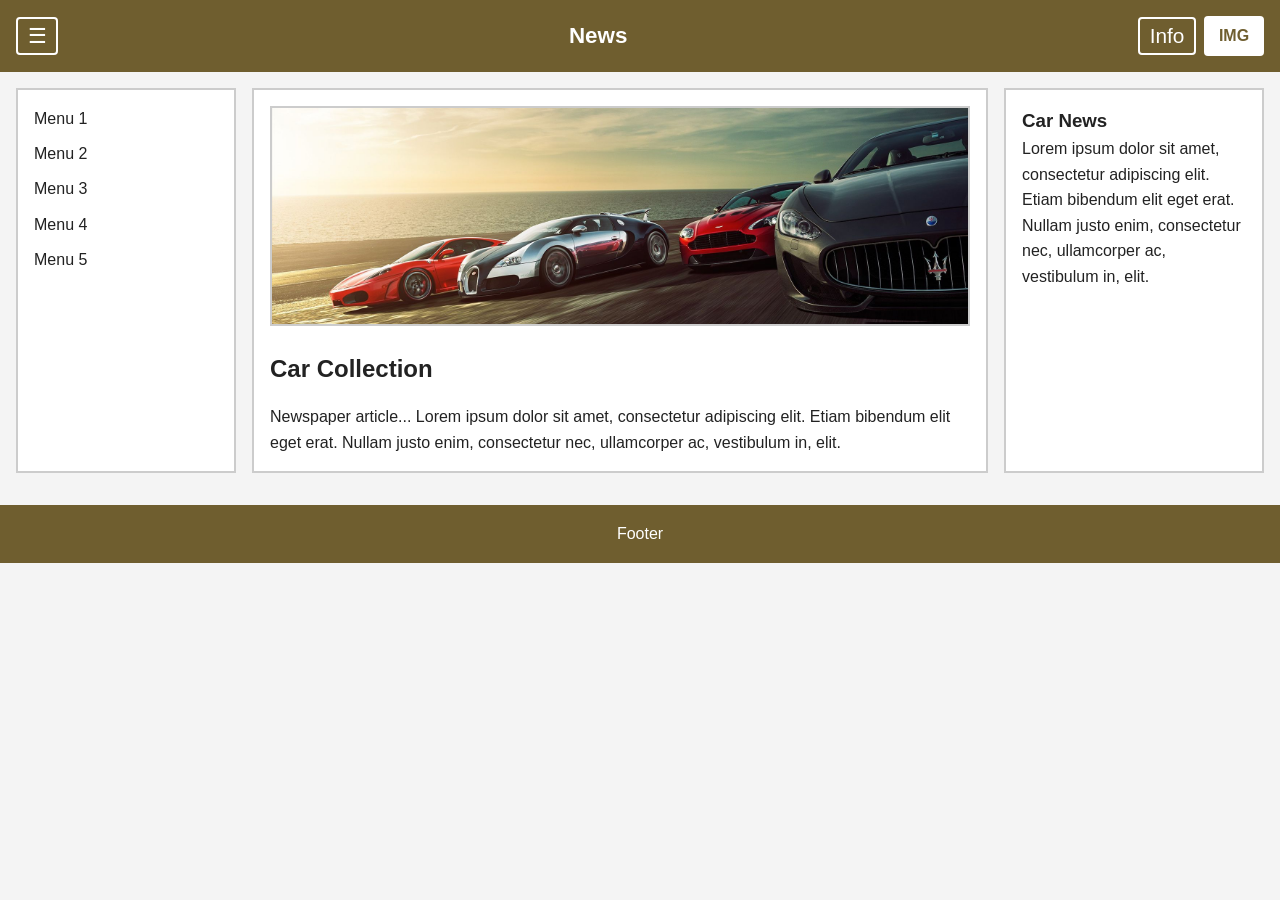
<file: exam/index.html>
<!DOCTYPE html>
<html lang="en">
<head>
  <meta charset="UTF-8" />
  <meta name="viewport" content="width=device-width, initial-scale=1.0" />
  <title>Responsive News – CSS Grid</title>
  <style>
    :root {
      --primary: #6f5e2f;
      --secondary: #e07a2f;
      --light: #f4f4f4;
      --dark: #222;
      --border: #ccc;
    }

    * {
      box-sizing: border-box;
      margin: 0;
      padding: 0;
    }

    body {
      font-family: Arial, sans-serif;
      background: var(--light);
      color: var(--dark);
      line-height: 1.6;
    }

    /* ===== HEADER (GRID) ===== */
    header {
      display: grid;
      grid-template-columns: auto 1fr auto auto;
      align-items: center;
      gap: 0.5rem;
      padding: 1rem;
      background: var(--primary);
      color: #fff;
    }

    header h1 {
      text-align: center;
      font-size: 1.4rem;
    }

    .logo {
      width: 60px;
      height: 40px;
      background: #fff;
      color: var(--primary);
      display: grid;
      place-items: center;
      font-weight: bold;
      border-radius: 4px;
    }

    .icon-btn {
      font-size: 1.3rem;
      background: none;
      border: 2px solid #fff;
      color: #fff;
      cursor: pointer;
      padding: 0.3rem 0.6rem;
      border-radius: 4px;
    }

    /* ===== MAIN GRID ===== */
    .layout {
      display: grid;
      grid-template-columns: 220px 1fr 260px;
      grid-template-areas: "menu content news";
      gap: 1rem;
      padding: 1rem;
    }

    nav {
      grid-area: menu;
      background: #fff;
      border: 2px solid var(--border);
      padding: 1rem;
      transition: transform 0.3s ease, opacity 0.3s ease;
    }

    nav ul {
      list-style: none;
    }

    nav li {
      margin-bottom: 0.6rem;
    }

    nav a {
      text-decoration: none;
      color: var(--dark);
    }

    main {
      grid-area: content;
      background: #fff;
      border: 2px solid var(--border);
      padding: 1rem;
      display: grid;
      grid-template-rows: auto auto 1fr;
      gap: 1rem;
    }

    .hero-img img {
      width: 100%;
      height: auto;
      max-height: 220px;
      object-fit: cover;
      border: 2px solid var(--border);
    }

    aside {
      grid-area: news;
      background: #fff;
      border: 2px solid var(--border);
      padding: 1rem;
      transition: transform 0.3s ease, opacity 0.3s ease;
    }

    footer {
      background: var(--primary);
      color: #fff;
      text-align: center;
      padding: 1rem;
      margin-top: 1rem;
    }

    /* ===== HIDDEN STATES ===== */
    .hidden {
      opacity: 0;
      pointer-events: none;
      transform: scale(0.95);
    }

    /* ===== RESPONSIVE (<1024px) ===== */
    @media (max-width: 1024px) {
      header {
        grid-template-columns: auto 1fr auto;
      }

      .logo {
        display: none; /* logo disappears */
      }

      .layout {
        grid-template-columns: 1fr;
        grid-template-areas:
          "content"
          "news";
      }

      nav {
        position: fixed;
        top: 64px;
        left: 0;
        width: 220px;
        height: calc(100% - 64px);
        background: #fff;
        z-index: 10;
      }
    }
  </style>
</head>
<body>

  <header>
    <button class="icon-btn" id="menuBtn" aria-label="Toggle menu" aria-expanded="true">☰</button>
    <h1>News</h1>
    <button class="icon-btn" id="newsBtn" aria-label="Toggle news" aria-expanded="true">Info</button>
    <div class="logo" aria-hidden="true">IMG</div>
  </header>

  <section class="layout">
    <nav id="menu" aria-label="Main menu">
      <ul>
        <li><a href="#">Menu 1</a></li>
        <li><a href="#">Menu 2</a></li>
        <li><a href="#">Menu 3</a></li>
        <li><a href="#">Menu 4</a></li>
        <li><a href="#">Menu 5</a></li>
      </ul>
    </nav>

    <main id="content">
      <div class="hero-img">
        <img src="image/11207.jpg" alt="News illustration">
      </div>
      <h2>Car Collection</h2>
      <p>
        Newspaper article... Lorem ipsum dolor sit amet, consectetur adipiscing elit.
        Etiam bibendum elit eget erat. Nullam justo enim, consectetur nec,
        ullamcorper ac, vestibulum in, elit.
      </p>
    </main>

    <aside id="news">
      <h3>Car News</h3>
      <p>
        Lorem ipsum dolor sit amet, consectetur adipiscing elit.
        Etiam bibendum elit eget erat. Nullam justo enim, consectetur nec,
        ullamcorper ac, vestibulum in, elit.
      </p>
    </aside>
  </section>

  <footer>Footer</footer>

  <script>
    const menuBtn = document.getElementById('menuBtn');
    const newsBtn = document.getElementById('newsBtn');
    const menu = document.getElementById('menu');
    const news = document.getElementById('news');

    menuBtn.addEventListener('click', () => {
      menu.classList.toggle('hidden');
      menuBtn.setAttribute('aria-expanded', !menu.classList.contains('hidden'));
    });

    newsBtn.addEventListener('click', () => {
      news.classList.toggle('hidden');
      newsBtn.setAttribute('aria-expanded', !news.classList.contains('hidden'));
    });
  </script>
  <style>
    @media (max-width: 1024px) {
  .logo { display: none; }
}
.hero-img img {
  width: 100%;
  height: auto;
  object-fit: cover;
}

  </style>

</body>
</html>
</file>
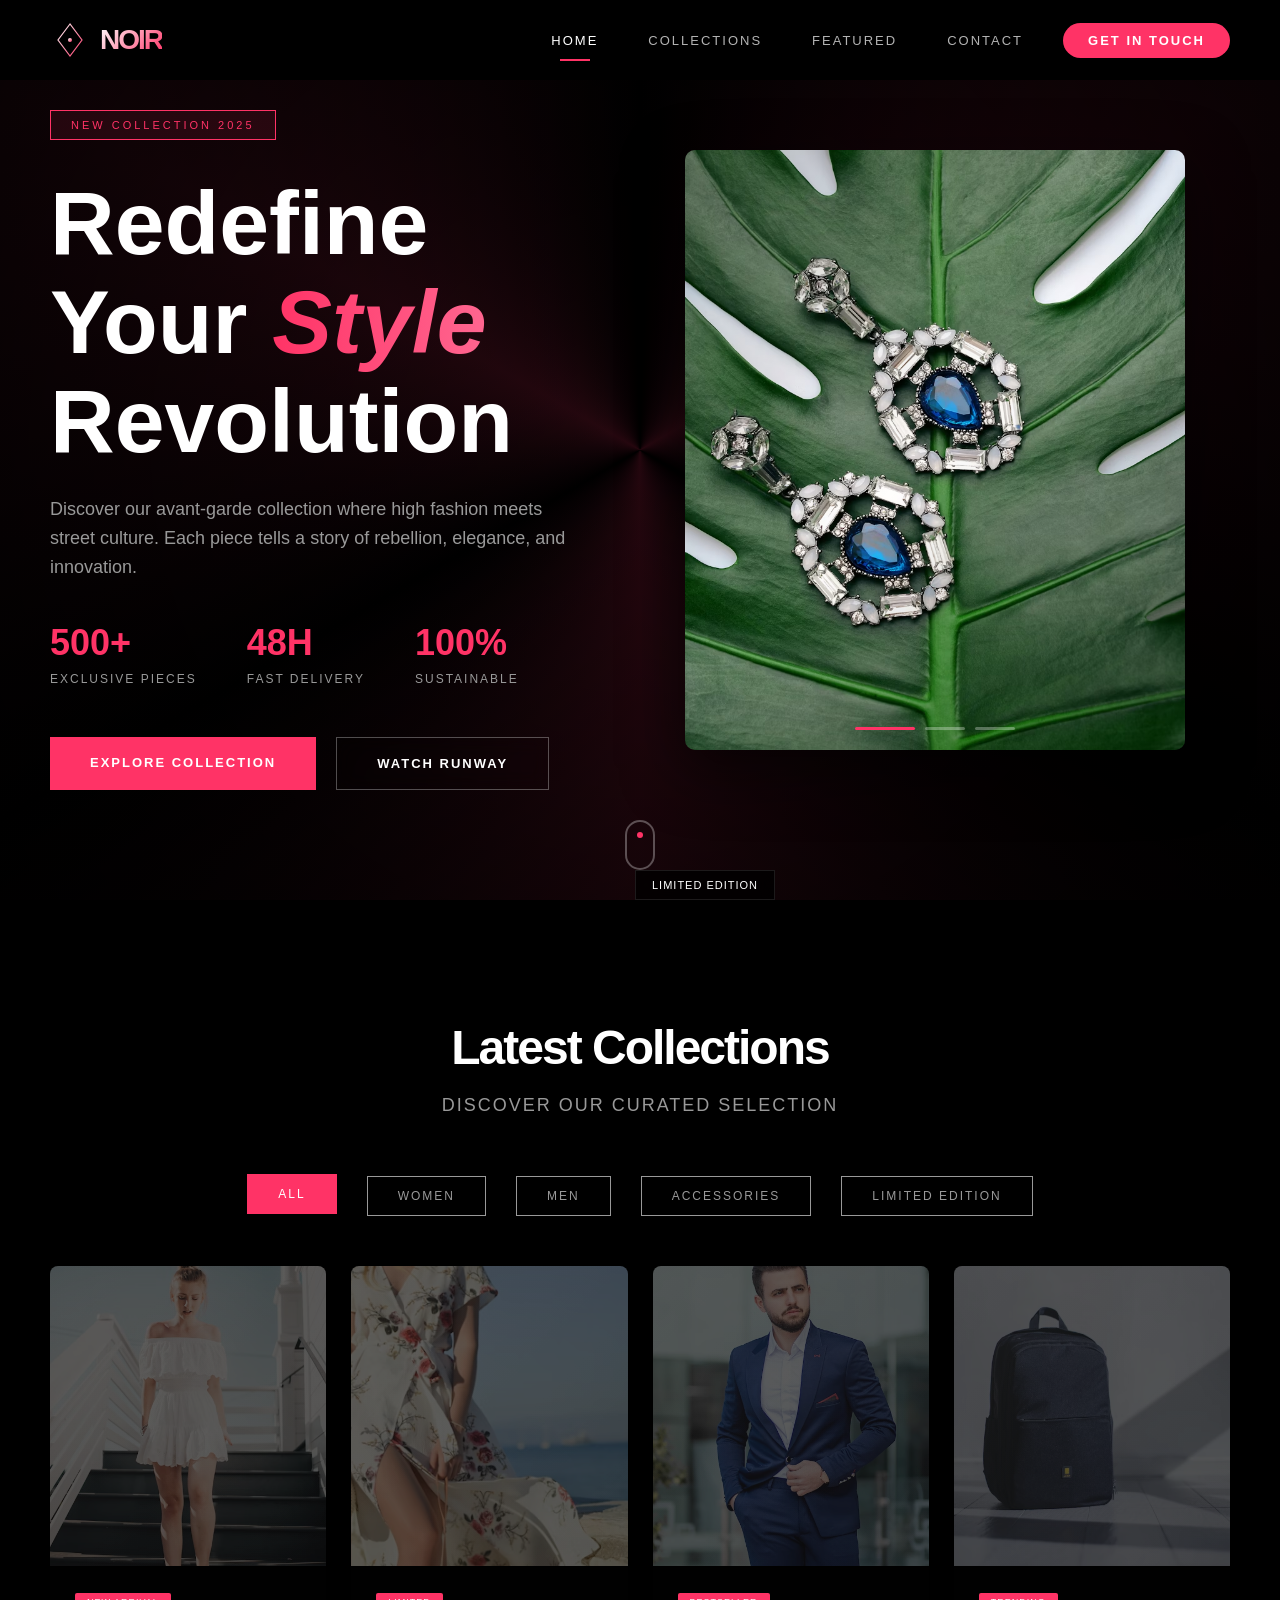
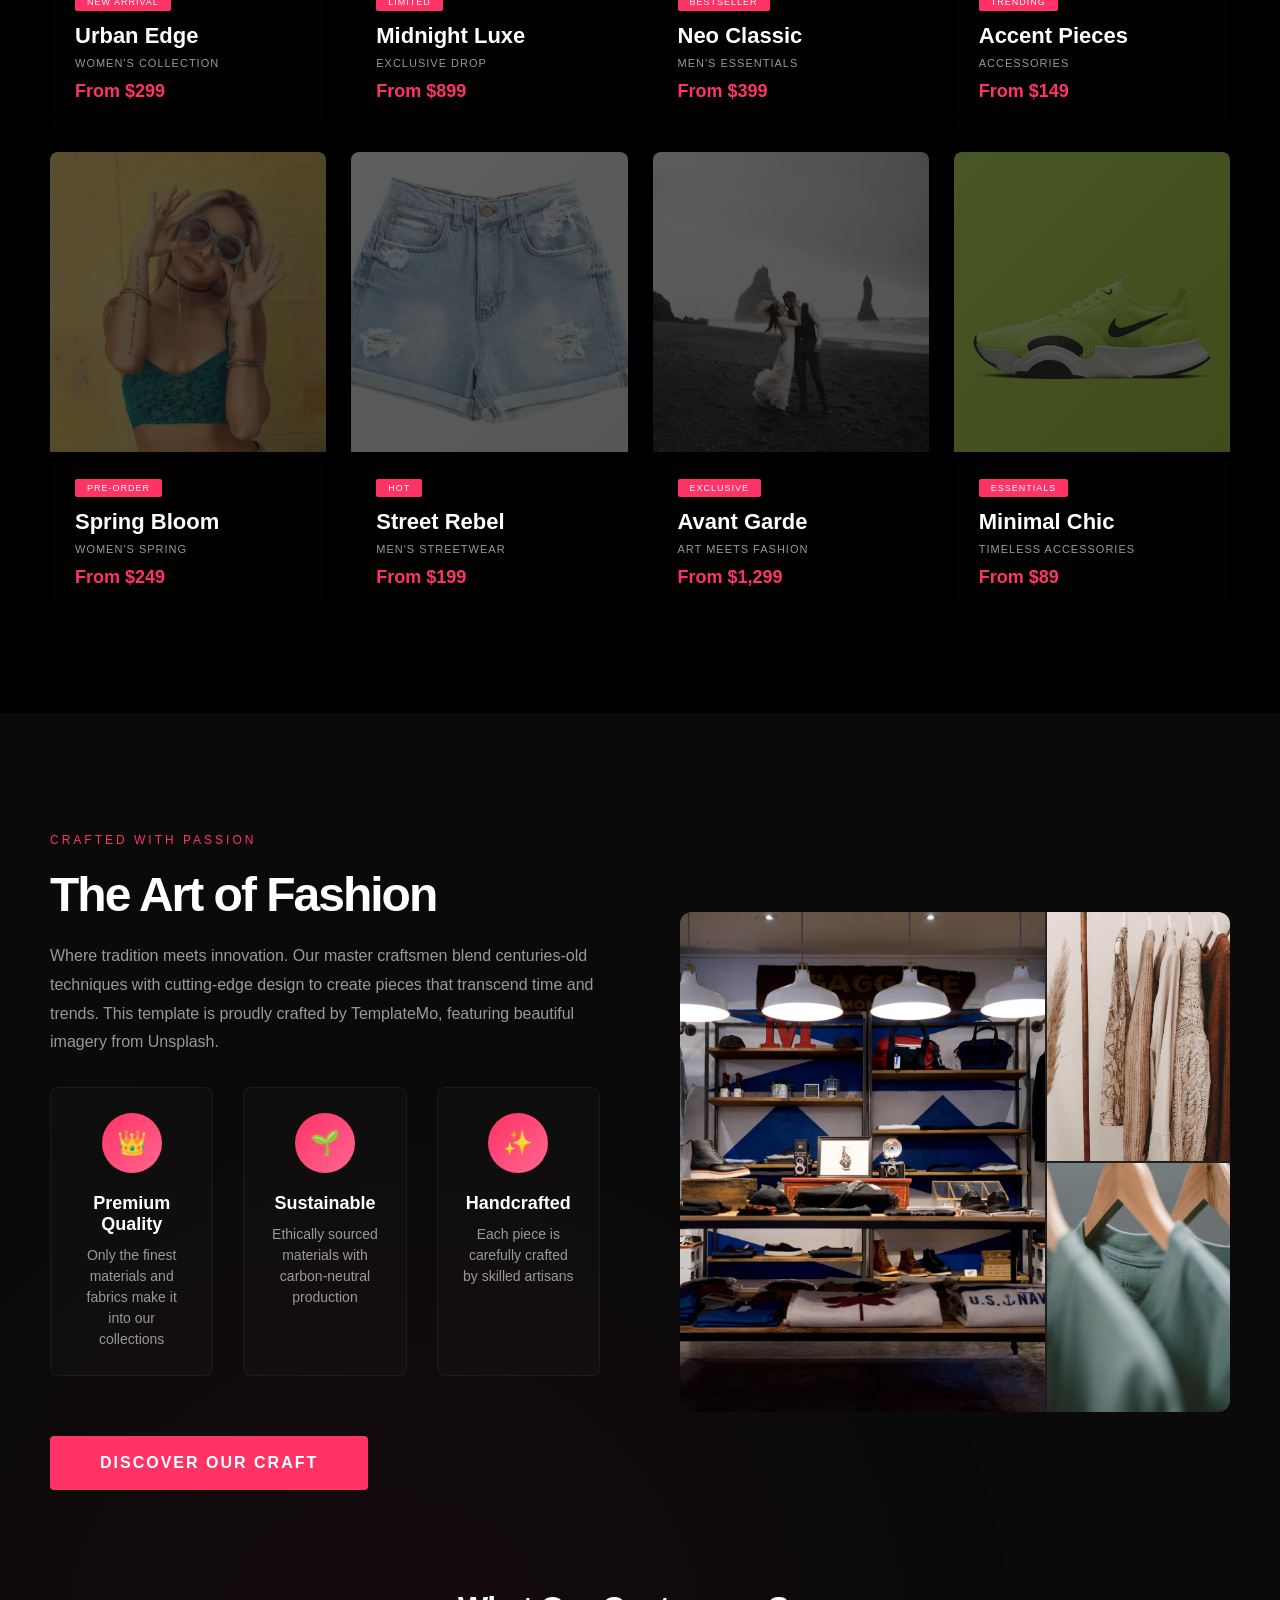
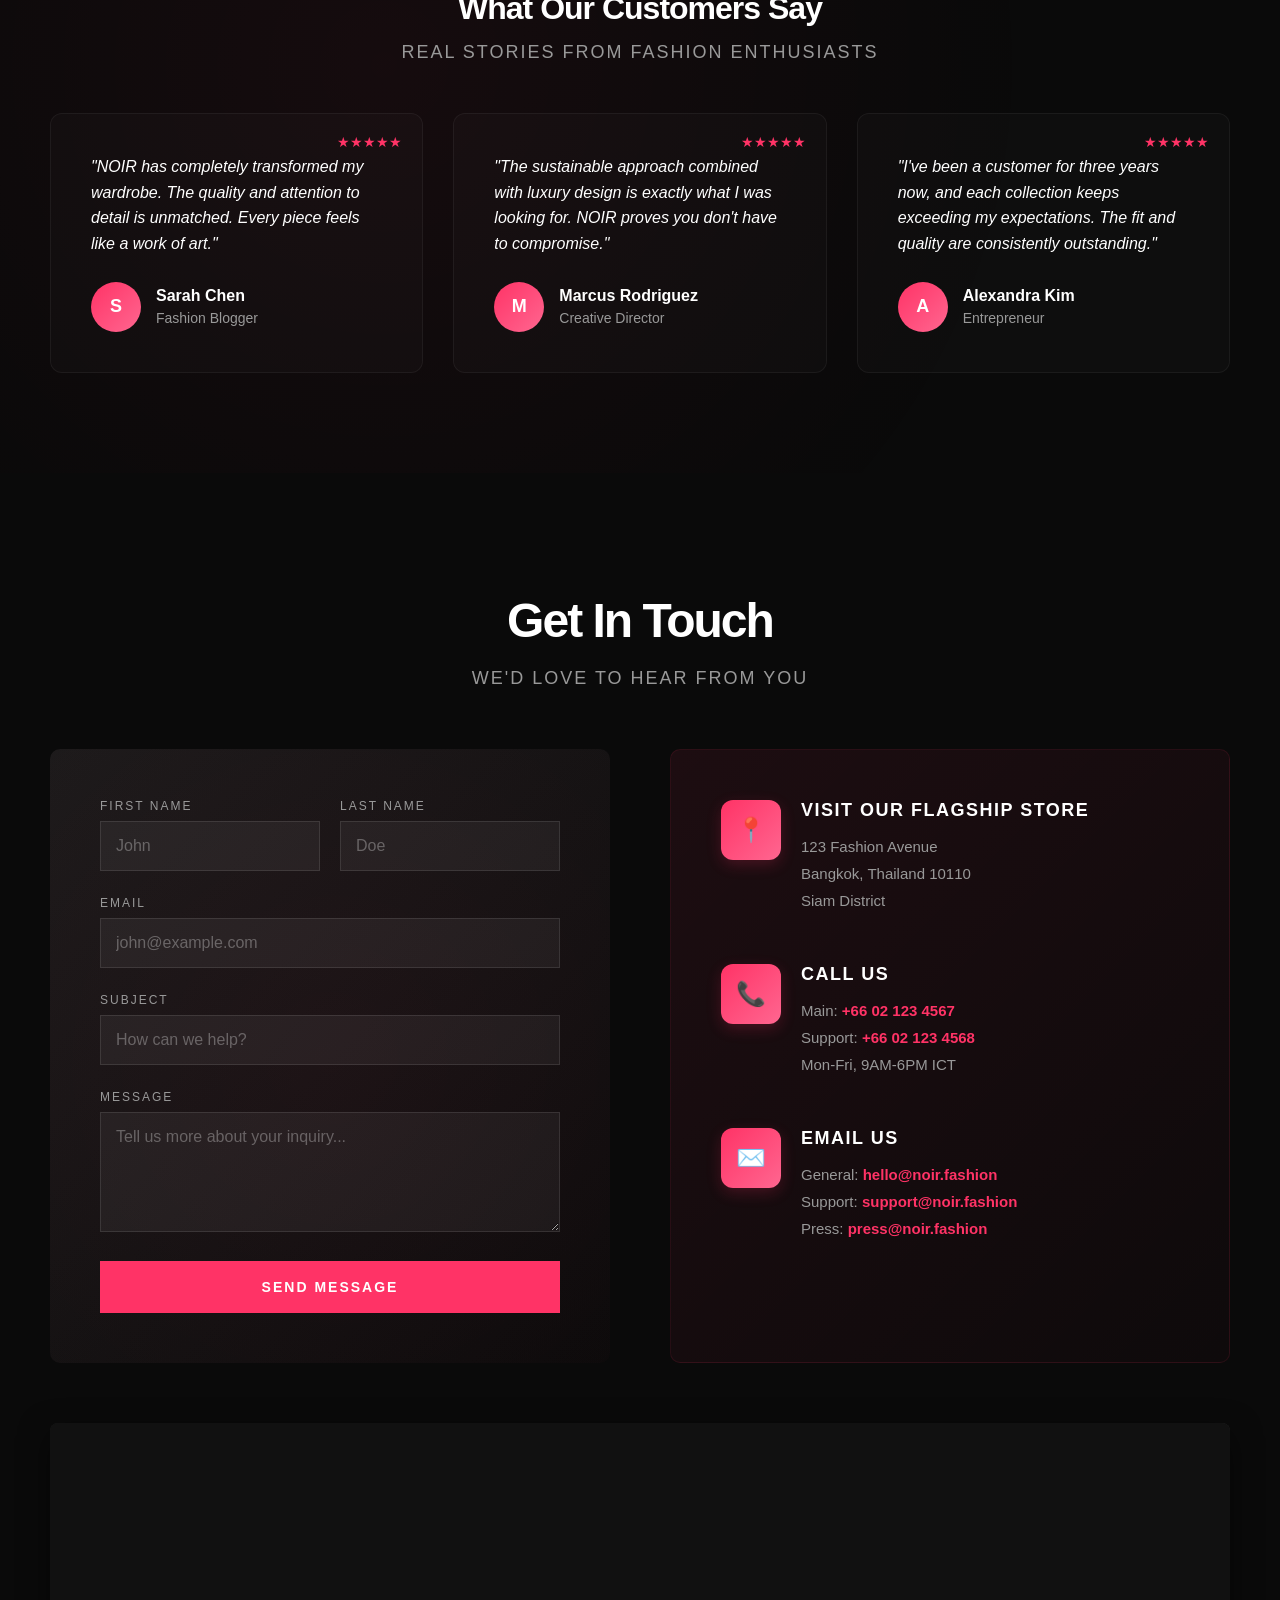
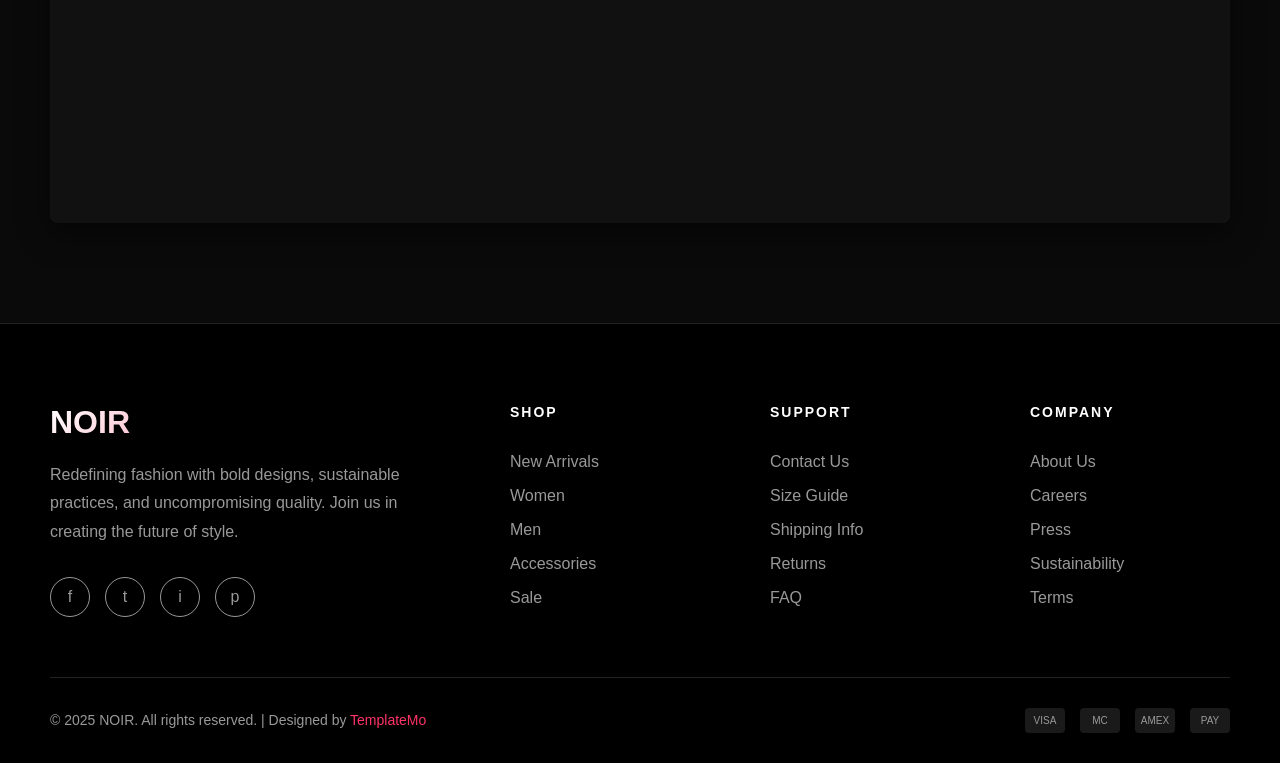
<file: templatemo_599_noir_fashion/index.html>
<!DOCTYPE html>
<html lang="en">
<head>
    <meta charset="UTF-8">
    <meta name="viewport" content="width=device-width, initial-scale=1.0">
    <title>NOIR - Fashion Forward</title>
    <link rel="stylesheet" href="templatemo-noir-fashion.css">
<!-- 
TemplateMo 599 Noir Fashion
https://templatemo.com/tm-599-noir-fashion
-->
</head>
<body>
    <nav id="navbar">
        <div class="nav-container">
            <a href="#home" class="logo-link">
                <svg class="logo-svg" viewBox="0 0 100 100" xmlns="http://www.w3.org/2000/svg">
                    <defs>
                        <linearGradient id="logoGrad" x1="0%" y1="0%" x2="100%" y2="100%">
                            <stop offset="0%" style="stop-color:#fff;stop-opacity:1" />
                            <stop offset="100%" style="stop-color:#ff3366;stop-opacity:1" />
                        </linearGradient>
                    </defs>
                    <polygon points="50,10 20,50 50,90 80,50" fill="none" stroke="url(#logoGrad)" stroke-width="3"/>
                    <circle cx="50" cy="50" r="5" fill="url(#logoGrad)"/>
                </svg>
                <span class="logo-text">NOIR</span>
            </a>
            <ul class="nav-links">
                <li><a href="#home" class="nav-link active">Home</a></li>
                <li><a href="#collections" class="nav-link">Collections</a></li>
                <li><a href="#featured" class="nav-link">Featured</a></li>
                <li><a href="#contact" class="nav-link">Contact</a></li>
                <li><a href="#contact" class="nav-cta">Get In Touch</a></li>
            </ul>
            <div class="menu-toggle" id="menuToggle">
                <span></span>
                <span></span>
                <span></span>
            </div>
        </div>
    </nav>

    <div class="mobile-nav" id="mobileNav">
        <ul class="mobile-nav-links">
            <li><a href="#home">Home</a></li>
            <li><a href="#collections">Collections</a></li>
            <li><a href="#featured">Featured</a></li>
            <li><a href="#contact">Contact</a></li>
        </ul>
    </div>

    <section class="hero" id="home">
        <div class="hero-bg"></div>
        <div class="hero-container">
            <div class="hero-left">
                <div class="hero-badge">New Collection 2025</div>
                <h1 class="hero-title">
                    <span class="line"><span>Redefine</span></span>
                    <span class="line"><span>Your <span class="accent">Style</span></span></span>
                    <span class="line"><span>Revolution</span></span>
                </h1>
                <p class="hero-description">
                    Discover our avant-garde collection where high fashion meets street culture. 
                    Each piece tells a story of rebellion, elegance, and innovation.
                </p>
                <div class="hero-stats">
                    <div class="stat">
                        <span class="stat-number">500+</span>
                        <span class="stat-label">Exclusive Pieces</span>
                    </div>
                    <div class="stat">
                        <span class="stat-number">48H</span>
                        <span class="stat-label">Fast Delivery</span>
                    </div>
                    <div class="stat">
                        <span class="stat-number">100%</span>
                        <span class="stat-label">Sustainable</span>
                    </div>
                </div>
                <div class="cta-group">
                    <a href="#collections" class="cta-button primary">Explore Collection</a>
                    <a href="#featured" class="cta-button outline">Watch Runway</a>
                </div>
            </div>
            <div class="hero-right">
                <div class="hero-image-wrapper">
                    <div class="hero-carousel">
                        <div class="carousel-slide active">
                            <img src="images/noir-fashion-hero-01.avif" alt="Fashion Model 1">
                        </div>
                        <div class="carousel-slide">
                            <img src="images/noir-fashion-hero-02.avif" alt="Fashion Model 2">
                        </div>
                        <div class="carousel-slide">
                            <img src="images/noir-fashion-hero-03.avif" alt="Fashion Model 3">
                        </div>
                        <div class="carousel-overlay"></div>
                        <div class="carousel-indicators">
                            <span class="indicator active" data-slide="0"></span>
                            <span class="indicator" data-slide="1"></span>
                            <span class="indicator" data-slide="2"></span>
                        </div>
                    </div>
                    <div class="floating-tags">
                        <div class="tag">Limited Edition</div>
                        <div class="tag">Handcrafted</div>
                        <div class="tag">Premium Quality</div>
                    </div>
                </div>
            </div>
        </div>
        <div class="scroll-indicator">
            <span></span>
        </div>
    </section>

    <section class="collections" id="collections">
        <div class="section-header">
            <h2 class="section-title">Latest Collections</h2>
            <p class="section-subtitle">Discover our curated selection</p>
        </div>
        
        <div class="category-tabs">
            <button class="tab-btn active" data-category="all">All</button>
            <button class="tab-btn" data-category="women">Women</button>
            <button class="tab-btn" data-category="men">Men</button>
            <button class="tab-btn" data-category="accessories">Accessories</button>
            <button class="tab-btn" data-category="limited">Limited Edition</button>
        </div>

        <div class="grid" id="collectionsGrid">
            <div class="collection-card" data-category="women">
                <div class="collection-thumbnail">
                    <img src="images/urban-edge.avif" alt="Urban Edge Women's Collection">
                </div>
                <div class="card-content">
                    <span class="card-badge">New Arrival</span>
                    <h3 class="card-title">Urban Edge</h3>
                    <p class="card-subtitle">Women's Collection</p>
                    <p class="card-price">From $299</p>
                </div>
            </div>
            <div class="collection-card" data-category="limited">
                <div class="collection-thumbnail">
                    <img src="images/midnight-luxe.avif" alt="Midnight Luxe Limited Edition">
                </div>
                <div class="card-content">
                    <span class="card-badge">Limited</span>
                    <h3 class="card-title">Midnight Luxe</h3>
                    <p class="card-subtitle">Exclusive Drop</p>
                    <p class="card-price">From $899</p>
                </div>
            </div>
            <div class="collection-card" data-category="men">
                <div class="collection-thumbnail">
                    <img src="images/neo-classic.avif" alt="Neo Classic Men's Essentials">
                </div>
                <div class="card-content">
                    <span class="card-badge">Bestseller</span>
                    <h3 class="card-title">Neo Classic</h3>
                    <p class="card-subtitle">Men's Essentials</p>
                    <p class="card-price">From $399</p>
                </div>
            </div>
            <div class="collection-card" data-category="accessories">
                <div class="collection-thumbnail">
                    <img src="images/accent-pieces.avif" alt="Accent Pieces Accessories">
                </div>
                <div class="card-content">
                    <span class="card-badge">Trending</span>
                    <h3 class="card-title">Accent Pieces</h3>
                    <p class="card-subtitle">Accessories</p>
                    <p class="card-price">From $149</p>
                </div>
            </div>
            <div class="collection-card" data-category="women">
                <div class="collection-thumbnail">
                    <img src="images/spring-bloom.avif" alt="Spring Bloom Women's Spring">
                </div>
                <div class="card-content">
                    <span class="card-badge">Pre-Order</span>
                    <h3 class="card-title">Spring Bloom</h3>
                    <p class="card-subtitle">Women's Spring</p>
                    <p class="card-price">From $249</p>
                </div>
            </div>
            <div class="collection-card" data-category="men">
                <div class="collection-thumbnail">
                    <img src="images/street-rebel.avif" alt="Street Rebel Men's Streetwear">
                </div>
                <div class="card-content">
                    <span class="card-badge">Hot</span>
                    <h3 class="card-title">Street Rebel</h3>
                    <p class="card-subtitle">Men's Streetwear</p>
                    <p class="card-price">From $199</p>
                </div>
            </div>
            <div class="collection-card" data-category="limited">
                <div class="collection-thumbnail">
                    <img src="images/avant-garde.avif" alt="Avant Garde Art Meets Fashion">
                </div>
                <div class="card-content">
                    <span class="card-badge">Exclusive</span>
                    <h3 class="card-title">Avant Garde</h3>
                    <p class="card-subtitle">Art Meets Fashion</p>
                    <p class="card-price">From $1,299</p>
                </div>
            </div>
            <div class="collection-card" data-category="accessories">
                <div class="collection-thumbnail">
                    <img src="images/minimal-chic.avif" alt="Minimal Chic Timeless Accessories">
                </div>
                <div class="card-content">
                    <span class="card-badge">Essentials</span>
                    <h3 class="card-title">Minimal Chic</h3>
                    <p class="card-subtitle">Timeless Accessories</p>
                    <p class="card-price">From $89</p>
                </div>
            </div>
        </div>
    </section>

    <section class="featured" id="featured">
        <div class="featured-container">
            <div class="featured-hero">
                <div class="featured-content">
                    <span class="label">Crafted with Passion</span>
                    <h2>The Art of Fashion</h2>
                    <p>Where tradition meets innovation. Our master craftsmen blend centuries-old techniques with cutting-edge design to create pieces that transcend time and trends. This template is proudly crafted by TemplateMo, featuring beautiful imagery from Unsplash.</p>
                    
                    <div class="feature-highlights">
                        <div class="highlight-item">
                            <div class="highlight-icon">👑</div>
                            <div class="highlight-title">Premium Quality</div>
                            <div class="highlight-desc">Only the finest materials and fabrics make it into our collections</div>
                        </div>
                        <div class="highlight-item">
                            <div class="highlight-icon">🌱</div>
                            <div class="highlight-title">Sustainable</div>
                            <div class="highlight-desc">Ethically sourced materials with carbon-neutral production</div>
                        </div>
                        <div class="highlight-item">
                            <div class="highlight-icon">✨</div>
                            <div class="highlight-title">Handcrafted</div>
                            <div class="highlight-desc">Each piece is carefully crafted by skilled artisans</div>
                        </div>
                    </div>
                    
                    <a href="#collections" class="feature-cta">Discover Our Craft</a>
                </div>
                
                <div class="featured-image-section">
                    <div class="featured-image-grid">
                        <div class="featured-img">
                            <img src="images/art-of-fashion-01.avif" alt="Fashion Collection Showcase">
                        </div>
                        <div class="featured-img">
                            <img src="images/art-of-fashion-02.avif" alt="Luxury Fashion Details">
                        </div>
                        <div class="featured-img">
                            <img src="images/art-of-fashion-03.avif" alt="Artisan Craftsmanship">
                        </div>
                    </div>
                </div>
            </div>
            
            <div class="testimonials">
                <div class="testimonials-header">
                    <h3>What Our Customers Say</h3>
                    <p class="section-subtitle">Real stories from fashion enthusiasts</p>
                </div>
                
                <div class="testimonials-grid">
                    <div class="testimonial-card">
                        <div class="testimonial-rating">★★★★★</div>
                        <div class="testimonial-quote">
                            "NOIR has completely transformed my wardrobe. The quality and attention to detail is unmatched. Every piece feels like a work of art."
                        </div>
                        <div class="testimonial-author">
                            <div class="author-avatar">S</div>
                            <div class="author-info">
                                <h4>Sarah Chen</h4>
                                <p>Fashion Blogger</p>
                            </div>
                        </div>
                    </div>
                    
                    <div class="testimonial-card">
                        <div class="testimonial-rating">★★★★★</div>
                        <div class="testimonial-quote">
                            "The sustainable approach combined with luxury design is exactly what I was looking for. NOIR proves you don't have to compromise."
                        </div>
                        <div class="testimonial-author">
                            <div class="author-avatar">M</div>
                            <div class="author-info">
                                <h4>Marcus Rodriguez</h4>
                                <p>Creative Director</p>
                            </div>
                        </div>
                    </div>
                    
                    <div class="testimonial-card">
                        <div class="testimonial-rating">★★★★★</div>
                        <div class="testimonial-quote">
                            "I've been a customer for three years now, and each collection keeps exceeding my expectations. The fit and quality are consistently outstanding."
                        </div>
                        <div class="testimonial-author">
                            <div class="author-avatar">A</div>
                            <div class="author-info">
                                <h4>Alexandra Kim</h4>
                                <p>Entrepreneur</p>
                            </div>
                        </div>
                    </div>
                </div>
            </div>
        </div>
    </section>

    <section class="contact" id="contact">
        <div class="contact-container">
            <div class="contact-header">
                <h2 class="section-title">Get In Touch</h2>
                <p class="section-subtitle">We'd love to hear from you</p>
            </div>
            
            <div class="contact-content">
                <div class="contact-form-wrapper">
                    <form id="contactForm">
                        <div class="form-row">
                            <div class="form-group">
                                <label for="firstName">First Name</label>
                                <input type="text" id="firstName" name="firstName" placeholder="John" required>
                            </div>
                            <div class="form-group">
                                <label for="lastName">Last Name</label>
                                <input type="text" id="lastName" name="lastName" placeholder="Doe" required>
                            </div>
                        </div>
                        <div class="form-group">
                            <label for="email">Email</label>
                            <input type="email" id="email" name="email" placeholder="john@example.com" required>
                        </div>
                        <div class="form-group">
                            <label for="subject">Subject</label>
                            <input type="text" id="subject" name="subject" placeholder="How can we help?" required>
                        </div>
                        <div class="form-group">
                            <label for="message">Message</label>
                            <textarea id="message" name="message" placeholder="Tell us more about your inquiry..." required></textarea>
                        </div>
                        <button type="submit" class="form-submit">Send Message</button>
                    </form>
                </div>
                
                <div class="contact-info">
                    <div class="info-item">
                        <div class="info-icon">📍</div>
                        <div class="info-content">
                            <h3>Visit Our Flagship Store</h3>
                            <p>123 Fashion Avenue<br>
                            Bangkok, Thailand 10110<br>
                            Siam District</p>
                        </div>
                    </div>
                    
                    <div class="info-item">
                        <div class="info-icon">📞</div>
                        <div class="info-content">
                            <h3>Call Us</h3>
                            <p>Main: <a href="tel:+66021234567">+66 02 123 4567</a><br>
                            Support: <a href="tel:+66021234568">+66 02 123 4568</a><br>
                            Mon-Fri, 9AM-6PM ICT</p>
                        </div>
                    </div>
                    
                    <div class="info-item">
                        <div class="info-icon">✉️</div>
                        <div class="info-content">
                            <h3>Email Us</h3>
                            <p>General: <a href="mailto:hello@noir.fashion">hello@noir.fashion</a><br>
                            Support: <a href="mailto:support@noir.fashion">support@noir.fashion</a><br>
                            Press: <a href="mailto:press@noir.fashion">press@noir.fashion</a></p>
                        </div>
                    </div>
                </div>
            </div>
            
            <div class="map-section">
                <div class="map-container">
                    <iframe src="https://www.google.com/maps/embed?pb=!1m18!1m12!1m3!1d3875.551370220076!2d100.53515!3d13.730314!2m3!1f0!2f0!3f0!3m2!1i1024!2i768!4f13.1!3m3!1m2!1s0x30e2993fa2f8c6d9%3A0x92cf0e47c4c2ed08!2sSilom%20MRT%20Station!5e0!3m2!1sen!2sth!4v1697000000000" allowfullscreen="" loading="lazy" referrerpolicy="no-referrer-when-downgrade"></iframe>
                </div>
                </div>
            </div>
        </div>
    </section>

    <footer>
        <div class="footer-content">
            <div class="footer-brand">
                <h3>NOIR</h3>
                <p>Redefining fashion with bold designs, sustainable practices, and uncompromising quality. Join us in creating the future of style.</p>
                <div class="social-links">
                    <a href="#" class="social-link">f</a>
                    <a href="#" class="social-link">t</a>
                    <a href="#" class="social-link">i</a>
                    <a href="#" class="social-link">p</a>
                </div>
            </div>
            <div class="footer-column">
                <h4>Shop</h4>
                <ul>
                    <li><a href="#">New Arrivals</a></li>
                    <li><a href="#">Women</a></li>
                    <li><a href="#">Men</a></li>
                    <li><a href="#">Accessories</a></li>
                    <li><a href="#">Sale</a></li>
                </ul>
            </div>
            <div class="footer-column">
                <h4>Support</h4>
                <ul>
                    <li><a href="#">Contact Us</a></li>
                    <li><a href="#">Size Guide</a></li>
                    <li><a href="#">Shipping Info</a></li>
                    <li><a href="#">Returns</a></li>
                    <li><a href="#">FAQ</a></li>
                </ul>
            </div>
            <div class="footer-column">
                <h4>Company</h4>
                <ul>
                    <li><a href="#">About Us</a></li>
                    <li><a href="#">Careers</a></li>
                    <li><a href="#">Press</a></li>
                    <li><a href="#">Sustainability</a></li>
                    <li><a href="#">Terms</a></li>
                </ul>
            </div>
        </div>
        <div class="footer-bottom">
            <p>&copy; 2025 NOIR. All rights reserved. | Designed by <a href="https://templatemo.com" target="_blank" rel="nofollow" style="color: var(--accent); text-decoration: none;">TemplateMo</a></p>
            <div class="payment-methods">
                <div class="payment-icon">VISA</div>
                <div class="payment-icon">MC</div>
                <div class="payment-icon">AMEX</div>
                <div class="payment-icon">PAY</div>
            </div>
        </div>
    </footer>

    <script src="templatemo-noir-scripts.js"></script>
</body>
</html>
</file>
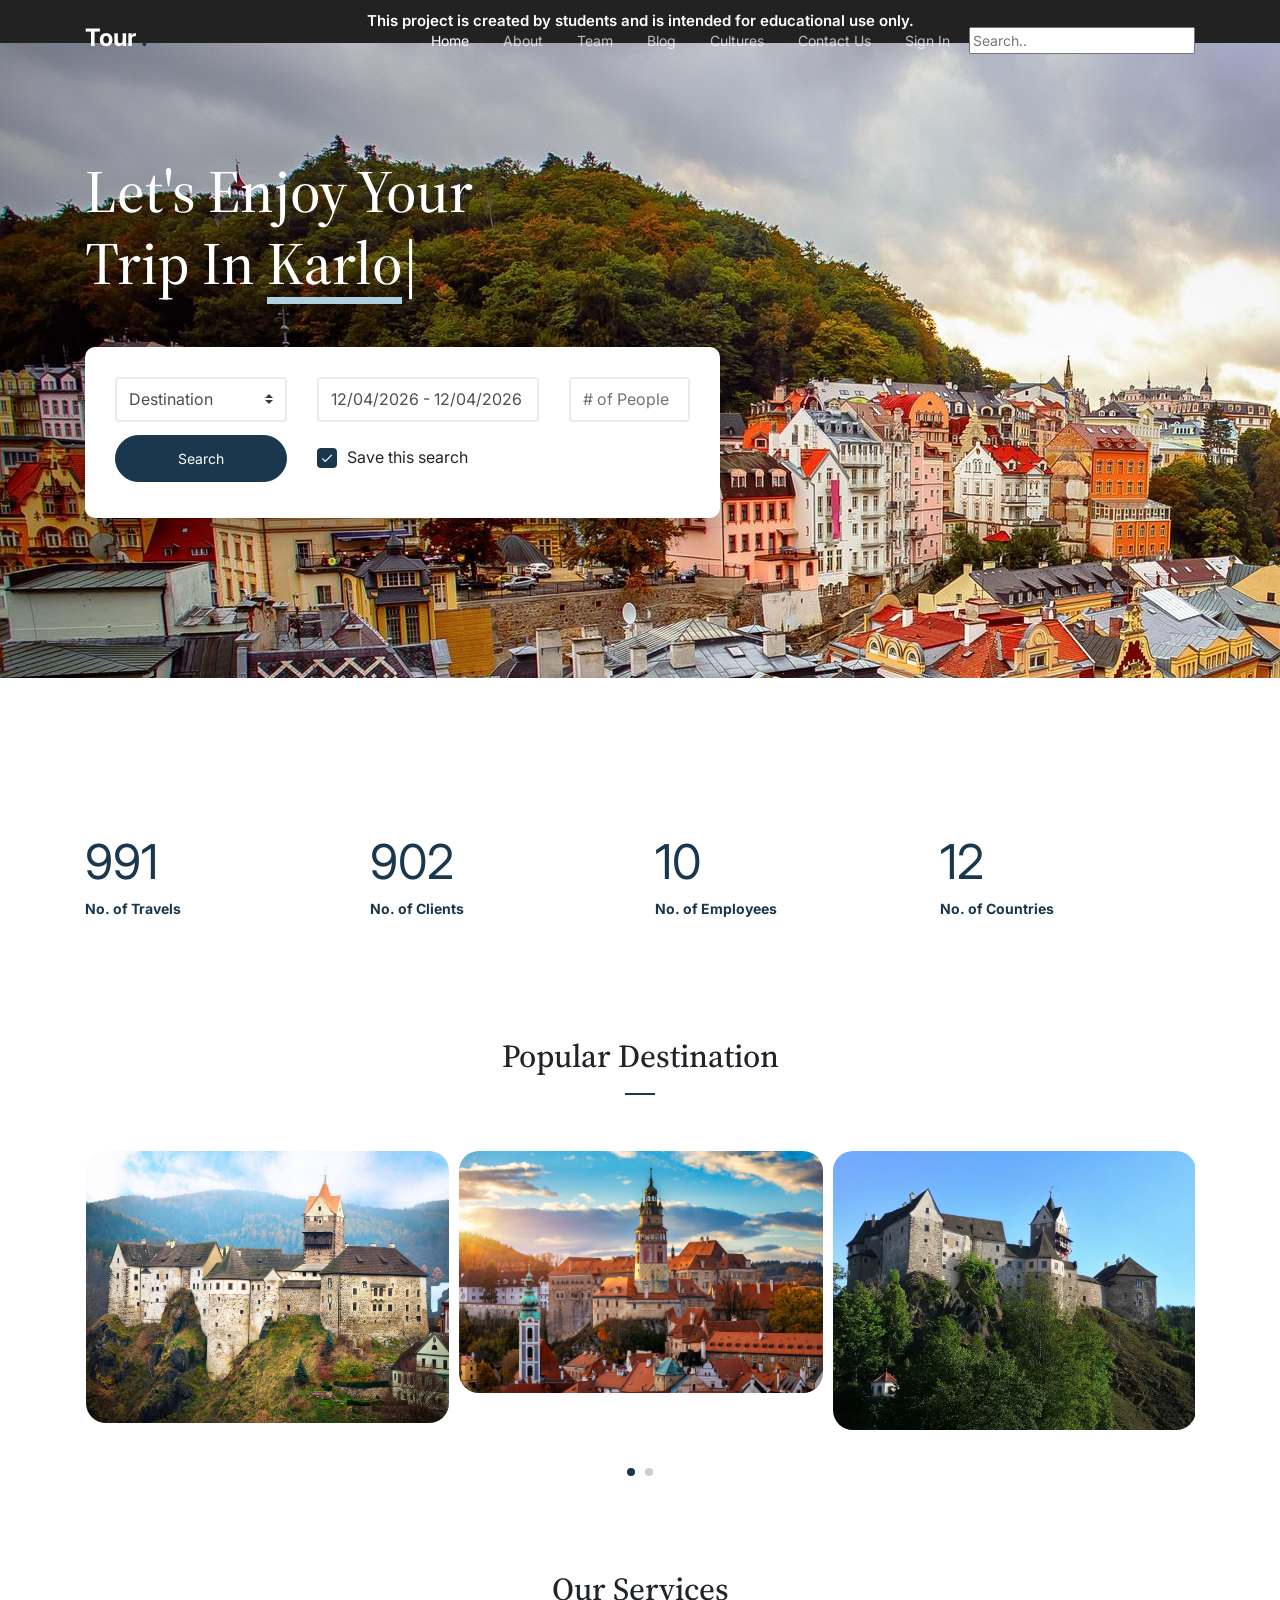
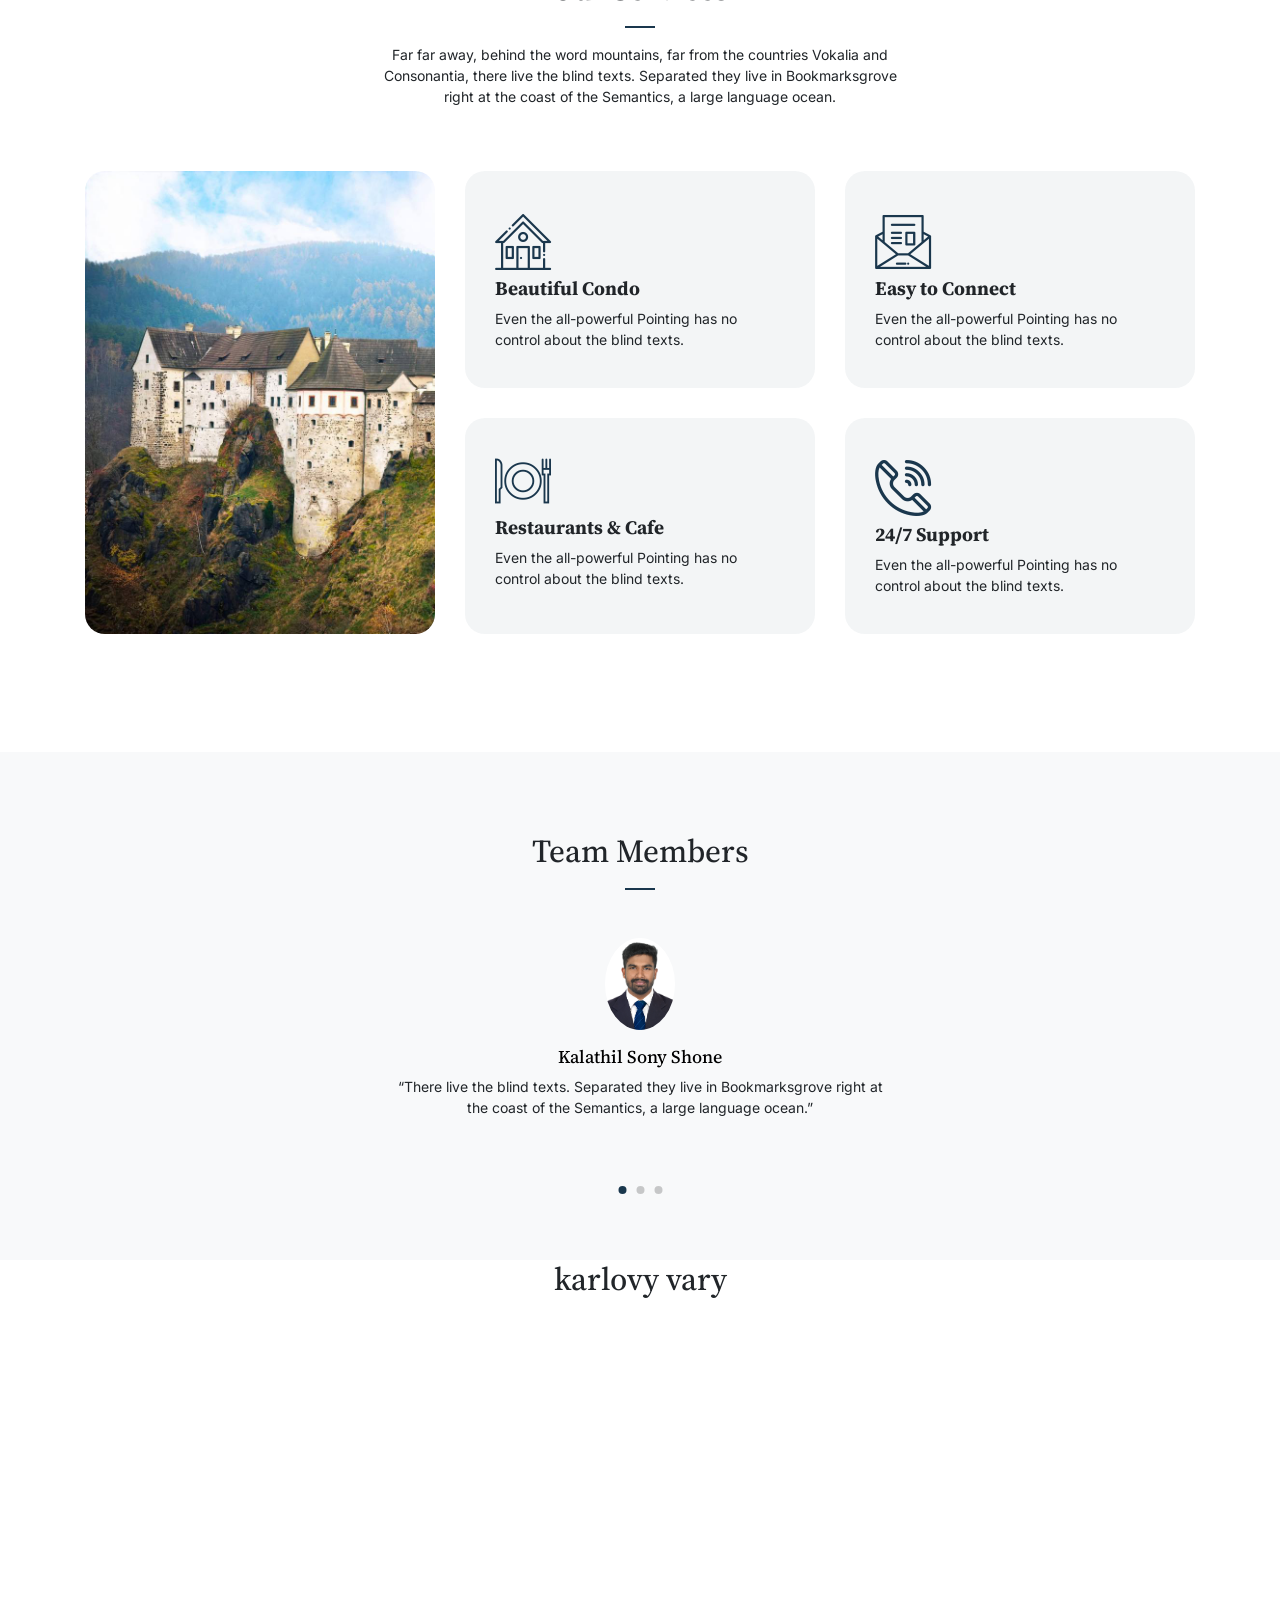
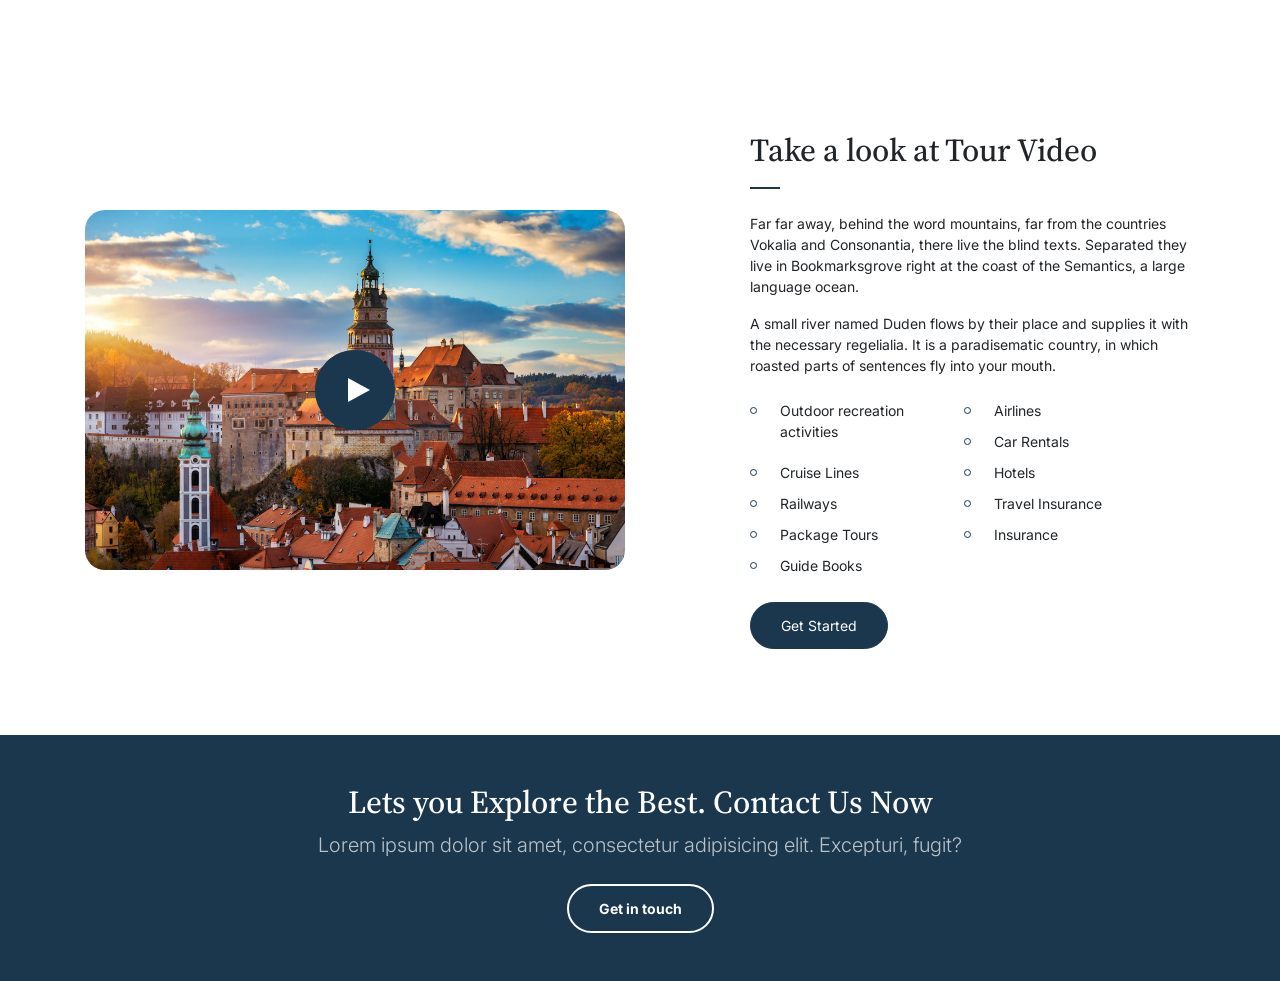
<file: tour-1.0.0/index.html>
<!doctype html>
<html lang="en">
<head>
	<meta charset="utf-8">
	<meta name="viewport" content="width=device-width, initial-scale=1, shrink-to-fit=no">

	<meta name="author" content="Untree.co">
	<link rel="shortcut icon" href="favicon.png">

	<meta name="description" content="" />
	<meta name="keywords" content="bootstrap, bootstrap4" />

	<link rel="preconnect" href="https://fonts.googleapis.com">
	<link rel="preconnect" href="https://fonts.gstatic.com" crossorigin>
	<link href="https://fonts.googleapis.com/css2?family=Inter:wght@400;700&family=Source+Serif+Pro:wght@400;700&display=swap" rel="stylesheet">

	<link rel="stylesheet" href="css/bootstrap.min.css">
	<link rel="stylesheet" href="css/owl.carousel.min.css">
	<link rel="stylesheet" href="css/owl.theme.default.min.css">
	<link rel="stylesheet" href="css/jquery.fancybox.min.css">
	<link rel="stylesheet" href="fonts/icomoon/style.css">
	<link rel="stylesheet" href="fonts/flaticon/font/flaticon.css">
	<link rel="stylesheet" href="css/daterangepicker.css">
	<link rel="stylesheet" href="css/aos.css">
	<link rel="stylesheet" href="css/style.css">

	<title>Travels</title>
	<div class="student-notice">
    This project is created by students and is intended for educational use only.
</div>
</head>


<body>


	<div class="site-mobile-menu site-navbar-target">
		<div class="site-mobile-menu-header">
			<div class="site-mobile-menu-close">
				<span class="icofont-close js-menu-toggle"></span>
			</div>
		</div>
		<div class="site-mobile-menu-body"></div>
	</div>

	 <nav class="site-nav">
		<div class="container">
			<div class="site-navigation">
				<a href="index.html" class="logo m-0">Tour <span class="text-primary">.</span></a>

				<ul class="js-clone-nav d-none d-lg-inline-block text-left site-menu float-right">
					<li class="active"><a href="index.html">Home</a></li>
					<li><a href="about.html">About</a></li>
                    <li><a href="team.html">Team</a></li>
					<li><a href="blog.html">Blog</a></li>
					<li><a href="services.html">Cultures</a></li>
					<li><a href="contact.html">Contact Us</a></li>
          <li><a href="login.html">Sign In</a></li>
		   <li><input type="text" placeholder="Search.."></li> 

				</ul>

				<a href="images/hero-slider-4.jpg" class="burger ml-auto float-right site-menu-toggle js-menu-toggle d-inline-block d-lg-none light" data-toggle="collapse" data-target="#main-navbar">
					<span></span>
				</a>

			</div>
		</div>
	</nav>


	<div class="hero" style="background-image: url('images/hero-slider-3.jpg');">
		<div class="container">
			<div class="row align-items-center">
				<div class="col-lg-7">
					<div class="intro-wrap">
						<h1 class="mb-5"><span class="d-block">Let's Enjoy Your</span> Trip In <span class="typed-words"></span></h1>

						<div class="row">
							<div class="col-12">
								<form class="form">
									<div class="row mb-2">
										<div class="col-sm-12 col-md-6 mb-3 mb-lg-0 col-lg-4">
											<select name="" id="" class="form-control custom-select">
												<option value="">Destination</option>
												<option value="">Karlovy Vary</option>
												<option value="">Loket Castle</option>
												<option value="">Mill Colonnade (Mlýnská kolonáda)</option>
												<option value=""> Diana Observation Tower</option>
												<option value="">Church of St. Mary Magdalene</option>
												<option value="">Grandhotel Pupp</option>
												<option value="">Jan Becher Museum</option>
												<option value="">Loket Castle (near Karlovy Vary)</option>
												<option value="">Smetana Park</option>
											</select>
										</div>
										<div class="col-sm-12 col-md-6 mb-3 mb-lg-0 col-lg-5">
											<input type="text" class="form-control" name="daterange">
										</div>
										<div class="col-sm-12 col-md-6 mb-3 mb-lg-0 col-lg-3">
											<input type="text" class="form-control" placeholder="# of People">
										</div>

									</div>    
									<div class="row align-items-center">
										<div class="col-sm-12 col-md-6 mb-3 mb-lg-0 col-lg-4">
											<input type="submit" class="btn btn-primary btn-block" value="Search">
										</div>
										<div class="col-lg-8">
											<label class="control control--checkbox mt-3">
												<span class="caption">Save this search</span>
												<input type="checkbox" checked="checked" />
												<div class="control__indicator"></div>
											</label>
										</div>
									</div>
								</form>
							</div>
						</div>
					</div>
				</div>

			</div>
		</div>
	</div>


	

	<div class="untree_co-section count-numbers py-5">
		<div class="container">
			<div class="row">
				<div class="col-6 col-sm-6 col-md-6 col-lg-3">
					<div class="counter-wrap">
						<div class="counter">
							<span class="" data-number="9313">0</span>
						</div>
						<span class="caption">No. of Travels</span>
					</div>
				</div>
				<div class="col-6 col-sm-6 col-md-6 col-lg-3">
					<div class="counter-wrap">
						<div class="counter">
							<span class="" data-number="8492">0</span>
						</div>
						<span class="caption">No. of Clients</span>
					</div>
				</div>
				<div class="col-6 col-sm-6 col-md-6 col-lg-3">
					<div class="counter-wrap">
						<div class="counter">
							<span class="" data-number="100">0</span>
						</div>
						<span class="caption">No. of Employees</span>
					</div>
				</div>
				<div class="col-6 col-sm-6 col-md-6 col-lg-3">
					<div class="counter-wrap">
						<div class="counter">
							<span class="" data-number="120">0</span>
						</div>
						<span class="caption">No. of Countries</span>
					</div>
				</div>
			</div>
		</div>
	</div>



	<div class="untree_co-section">
		<div class="container">
			<div class="row text-center justify-content-center mb-5">
				<div class="col-lg-7"><h2 class="section-title text-center">Popular Destination</h2></div>
			</div>

			<div class="owl-carousel owl-3-slider">

				<div class="item">
					<a class="media-thumb" href="images/hero-slider-1.jpg" data-fancybox="gallery">
						<div class="media-text">
							<h3></h3>
							<span class="location"></span>
						</div>
						<img src="images/hero-slider-1.jpg" alt="Image" class="img-fluid">
					</a> 
				</div>

				<div class="item">
					<a class="media-thumb" href="images/hero-slider-2.jpg" data-fancybox="gallery">
						<div class="media-text">
							<h3></h3>
							<span class="location"></span>
						</div>
						<img src="images/hero-slider-2.jpg" alt="Image" class="img-fluid">
					</a> 
				</div>

				<div class="item">
					<a class="media-thumb" href="images/hero-slider-3.jpg" data-fancybox="gallery">
						<div class="media-text">
							<h3></h3>
							<span class="location"></span>
						</div>
						<img src="images/t4.jpg" alt="Image" class="img-fluid">
					</a> 
				</div>


				<div class="item">
					<a class="media-thumb" href="images/t2.jpg" data-fancybox="gallery">
						<div class="media-text">
							<h3></h3>
							<span class="location"></span>
						</div>
						<img src="images/p1.jpg" alt="Image" class="img-fluid">
					</a> 
				</div>

				<div class="item">
					<a class="media-thumb" href="images/p2.jpg" data-fancybox="gallery">
						<div class="media-text">
							<h3></h3>
							<span class="location"></span>
						</div>
						<img src="images/p2.jpg" alt="Image" class="img-fluid">
					</a> 
				</div>

				<div class="item">
					<a class="media-thumb" href="images/t1.jpg" data-fancybox="gallery">
						<div class="media-text">
							<h3></h3>
							<span class="location"></span>
						</div>
						<img src="images/hero-slider-2.jpg" alt="Image" class="img-fluid">
					</a> 
				</div>

			</div>

		</div>
	</div>
<div class="untree_co-section">
		<div class="container">
			<div class="row mb-5 justify-content-center">
				<div class="col-lg-6 text-center">
					<h2 class="section-title text-center mb-3">Our Services</h2>
					<p>Far far away, behind the word mountains, far from the countries Vokalia and Consonantia, there live the blind texts. Separated they live in Bookmarksgrove right at the coast of the Semantics, a large language ocean.</p>
				</div>
			</div>
			<div class="row align-items-stretch">
				<div class="col-lg-4 order-lg-1">
					<div class="h-100"><div class="frame h-100"><div class="feature-img-bg h-100" style="background-image: url('images/hero-slider-1.jpg');"></div></div></div>
				</div>

				<div class="col-6 col-sm-6 col-lg-4 feature-1-wrap d-md-flex flex-md-column order-lg-1" >

					<div class="feature-1 d-md-flex">
						<div class="align-self-center">
							<span class="flaticon-house display-4 text-primary"></span>
							<h3>Beautiful Condo</h3>
							<p class="mb-0">Even the all-powerful Pointing has no control about the blind texts.</p>
						</div>
					</div>

					<div class="feature-1 ">
						<div class="align-self-center">
							<span class="flaticon-restaurant display-4 text-primary"></span>
							<h3>Restaurants & Cafe</h3>
							<p class="mb-0">Even the all-powerful Pointing has no control about the blind texts.</p>
						</div>
					</div>

				</div>

				<div class="col-6 col-sm-6 col-lg-4 feature-1-wrap d-md-flex flex-md-column order-lg-3" >

					<div class="feature-1 d-md-flex">
						<div class="align-self-center">
							<span class="flaticon-mail display-4 text-primary"></span>
							<h3>Easy to Connect</h3>
							<p class="mb-0">Even the all-powerful Pointing has no control about the blind texts.</p>
						</div>
					</div>

					<div class="feature-1 d-md-flex">
						<div class="align-self-center">
							<span class="flaticon-phone-call display-4 text-primary"></span>
							<h3>24/7 Support</h3>
							<p class="mb-0">Even the all-powerful Pointing has no control about the blind texts.</p>
						</div>
					</div>

				</div>

			</div>
		</div>
	</div>

	<div class="untree_co-section testimonial-section mt-5">
		<div class="container">
			<div class="row justify-content-center">
				<div class="col-lg-7 text-center">
					<h2 class="section-title text-center mb-5">Team Members</h2>

					<div class="owl-single owl-carousel no-nav">
						<div class="testimonial mx-auto">
							<figure class="img-wrap">
								<img src="images/person2.jpg" alt="Image" class="img-fluid">
							</figure>
							<h3 class="name">Kalathil Sony Shone</h3>
							<blockquote>
								<p>&ldquo;There live the blind texts. Separated they live in Bookmarksgrove right at the coast of the Semantics, a large language ocean.&rdquo;</p>
							</blockquote>
						</div>

						<div class="testimonial mx-auto">
							<figure class="img-wrap">
								<img src="images/person1.jpeg" alt="Image" class="img-fluid">
							</figure>
							<h3 class="name">Kelgenbayev Bekzat</h3>
							<blockquote>
								<p>&ldquo;There live the blind texts. Separated they live in Bookmarksgrove right at the coast of the Semantics, a large language ocean.&rdquo;</p>
							</blockquote>
						</div>

						<div class="testimonial mx-auto">
							<figure class="img-wrap">
								<img src="images/person3.jpeg" alt="Image" class="img-fluid">
							</figure>
							<h3 class="name">Maliyakkal Kakot Mohamed Sahal</h3>
							<blockquote>
								<p>&ldquo;There live the blind texts. Separated they live in Bookmarksgrove right at the coast of the Semantics, a large language ocean.&rdquo;</p>
							</blockquote>
						</div>

					</div>

				</div>
			</div>
		</div>
	</div>
	
<h2 class="center-text">karlovy vary</h2>
<div class="map-container" style="width: 100%; max-width: 800px; margin: auto;">
  <iframe
    src="https://www.google.com/maps/embed?pb=!1m18!1m12!1m3!1d9919.999027042055!2d12.881225!3d50.226953!2m3!1f0!2f0!3f0!3m2!1i1024!2i768!4f13.1!3m3!1m2!1s0x4713a41d958a151d%3A0x52f9093c9e21fe88!2sV%C5%99%C3%ADdeln%C3%AD%20kolon%C3%A1da!5e0!3m2!1sen!2scz!4v1700000000000!5m2!1sen!2scz"
    width="100%"
    height="450"
    style="border:0;"
    allowfullscreen=""
    loading="lazy">
  </iframe>
</div>



	<div class="untree_co-section">
		<div class="container">
			<div class="row justify-content-between align-items-center">
				
				<div class="col-lg-6">
					<figure class="img-play-video">
						<a id="play-video" class="video-play-button" href="https://youtu.be/KzUonT4NHY0?si=zhQJV9wxglh7NCdB" data-fancybox>
							<span></span>
						</a>
						<img src="images/hero-slider-2.jpg" alt="Image" class="img-fluid rounded-20">
					</figure>
				</div>

				<div class="col-lg-5">
					<h2 class="section-title text-left mb-4">Take a look at Tour Video</h2>
					<p>Far far away, behind the word mountains, far from the countries Vokalia and Consonantia, there live the blind texts. Separated they live in Bookmarksgrove right at the coast of the Semantics, a large language ocean.</p>

					<p class="mb-4">A small river named Duden flows by their place and supplies it with the necessary regelialia. It is a paradisematic country, in which roasted parts of sentences fly into your mouth.</p>

					<ul class="list-unstyled two-col clearfix">
						<li>Outdoor recreation activities</li>
						<li>Airlines</li>
						<li>Car Rentals</li>
						<li>Cruise Lines</li>
						<li>Hotels</li>
						<li>Railways</li>
						<li>Travel Insurance</li>
						<li>Package Tours</li>
						<li>Insurance</li>
						<li>Guide Books</li>
					</ul>

					<p><a href="#" class="btn btn-primary">Get Started</a></p>

					
				</div>
			</div>
		</div>
	</div>

	
	
	<div class="py-5 cta-section">
		<div class="container">
			<div class="row text-center">
				<div class="col-md-12">
					<h2 class="mb-2 text-white">Lets you Explore the Best. Contact Us Now</h2>
					<p class="mb-4 lead text-white text-white-opacity">Lorem ipsum dolor sit amet, consectetur adipisicing elit. Excepturi, fugit?</p>
					<p class="mb-0"><a href="contact.html" class="btn btn-outline-white text-white btn-md font-weight-bold">Get in touch</a></p>
				</div>
			</div>
		</div>
	</div>


	<div id="overlayer"></div>


	<script src="js/jquery-3.4.1.min.js"></script>
	<script src="js/popper.min.js"></script>
	<script src="js/bootstrap.min.js"></script>
	<script src="js/owl.carousel.min.js"></script>
	<script src="js/jquery.animateNumber.min.js"></script>
	<script src="js/jquery.waypoints.min.js"></script>
	<script src="js/jquery.fancybox.min.js"></script>
	<script src="js/aos.js"></script>
	<script src="js/moment.min.js"></script>
	<script src="js/daterangepicker.js"></script>

	<script src="js/typed.js"></script>
	<script>
		$(function() {
			var slides = $('.slides'),
			images = slides.find('img');

			images.each(function(i) {
				$(this).attr('data-id', i + 1);
			})

			var typed = new Typed('.typed-words', {
				strings: ["Karlovy Vary."," Loket Castle"," Mill Colonnade (Mlýnská kolonáda)", "Diana Observation Tower", " Church of St. Mary Magdalene"],
				typeSpeed: 80,
				backSpeed: 80,
				backDelay: 4000,
				startDelay: 1000,
				loop: true,
				showCursor: true,
				preStringTyped: (arrayPos, self) => {
					arrayPos++;
					console.log(arrayPos);
					$('.slides img').removeClass('active');
					$('.slides img[data-id="'+arrayPos+'"]').addClass('active');
				}

			});
		})
	</script>

	<script src="js/custom.js"></script>

</body>
<style>
	.map-container {
  width: 100%;
  max-width: 100%;
  overflow: hidden;
  border-radius: 10px;
}

.map-container iframe {
  width: 100%;
  height: 350px;
  border: none;
}
.center-text {
  text-align: center;
}

</style>

</html>
</file>
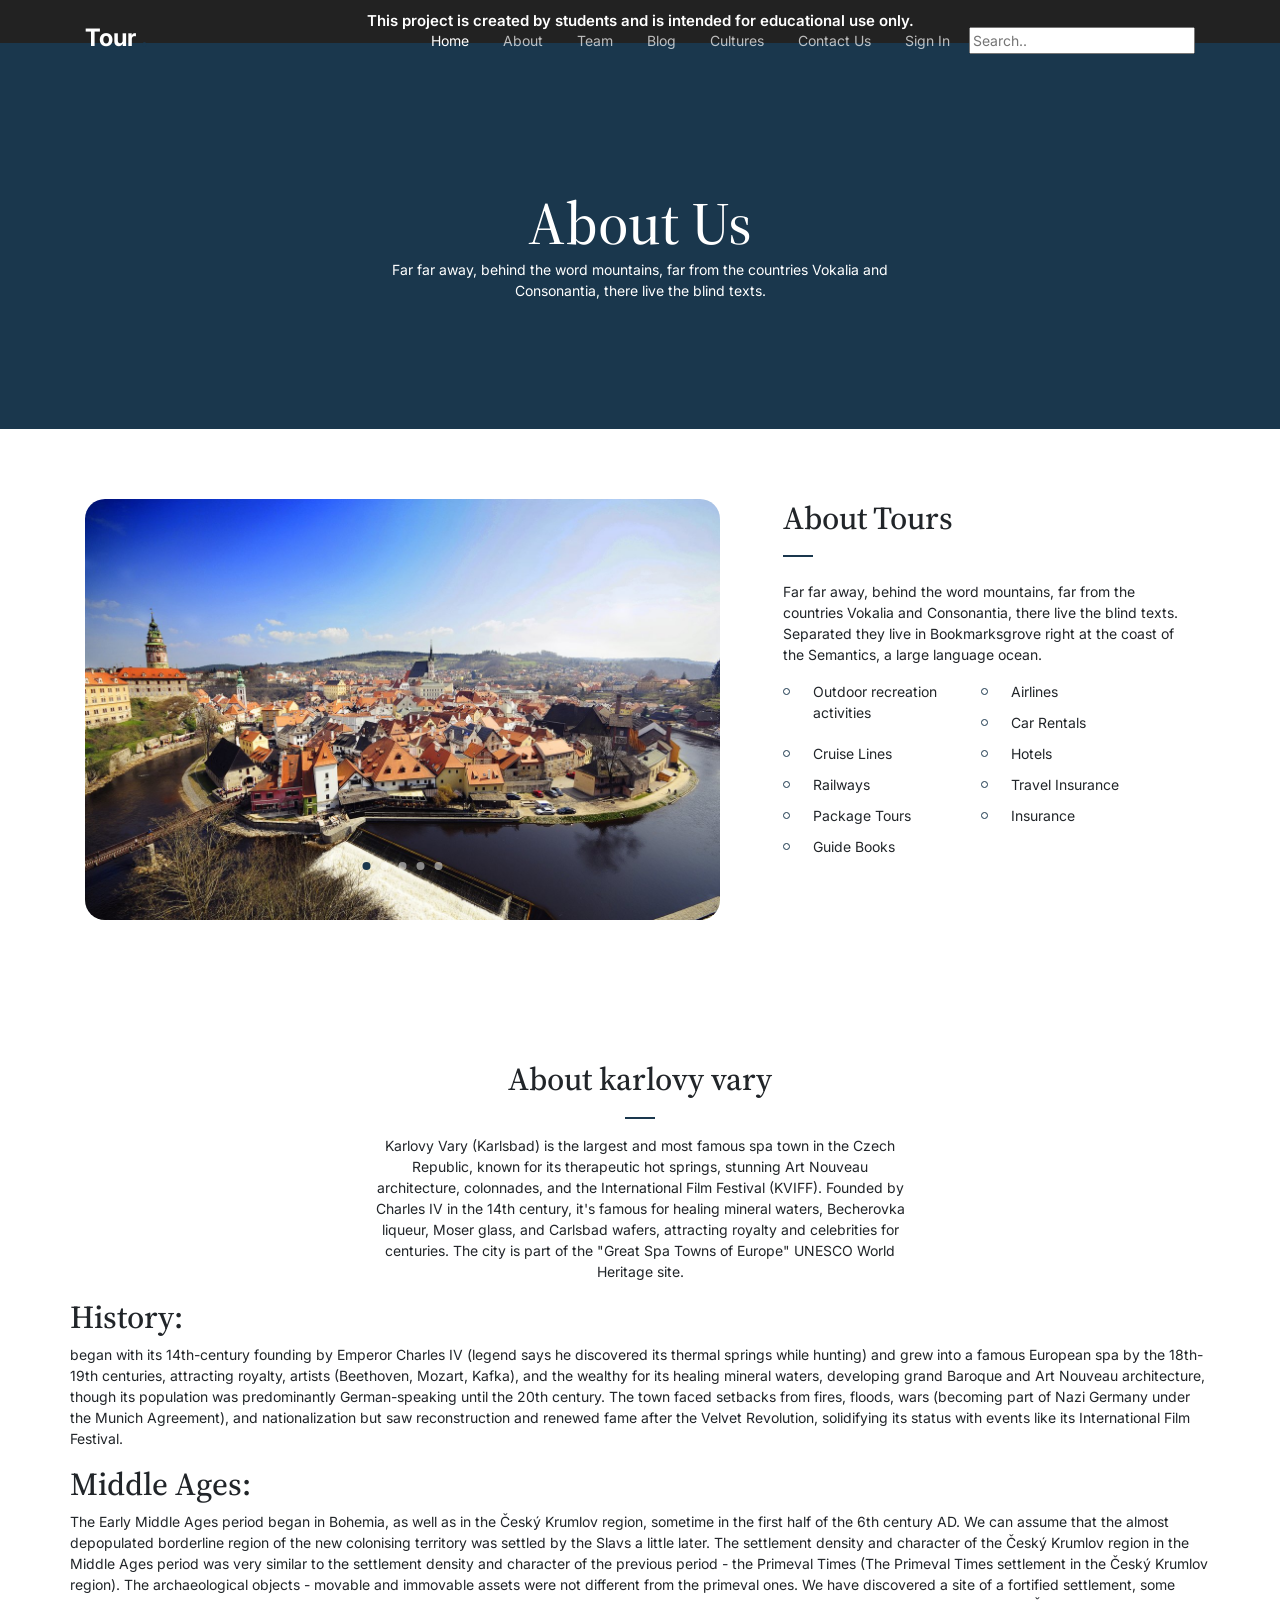
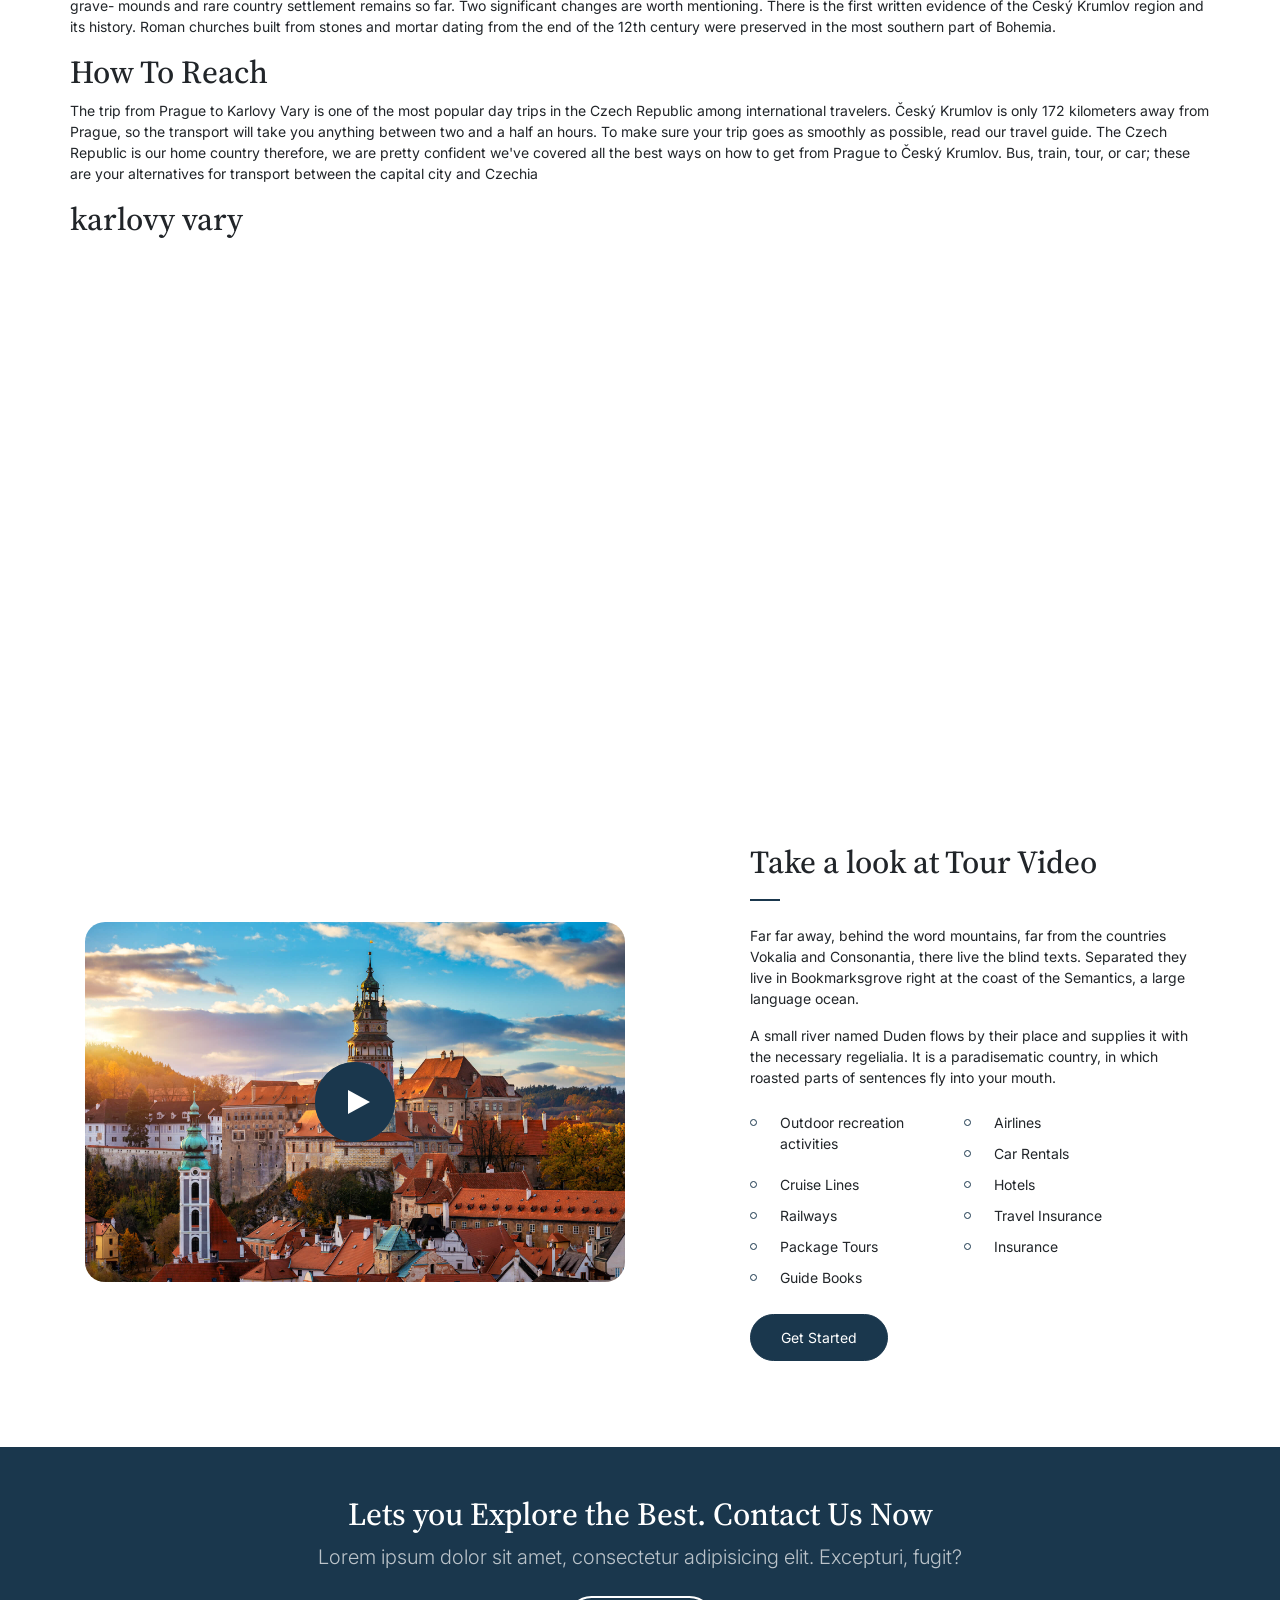
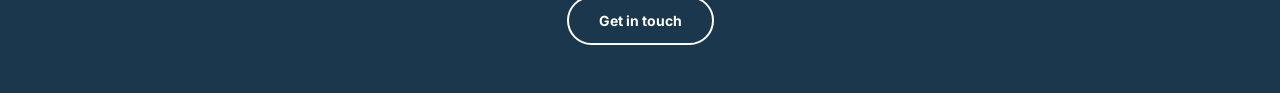
<file: tour-1.0.0/about.html>
<!doctype html>
<html lang="en">
<head>
  <meta charset="utf-8">
  <meta name="viewport" content="width=device-width, initial-scale=1, shrink-to-fit=no">
  <meta name="author" content="Untree.co">
  <link rel="shortcut icon" href="favicon.png">

  <meta name="description" content="" />
  <meta name="keywords" content="bootstrap, bootstrap4" />

  <link rel="preconnect" href="https://fonts.googleapis.com">
  <link rel="preconnect" href="https://fonts.gstatic.com" crossorigin>
  <link href="https://fonts.googleapis.com/css2?family=Inter:wght@400;700&family=Source+Serif+Pro:wght@400;700&display=swap" rel="stylesheet">

  <link rel="stylesheet" href="css/bootstrap.min.css">
  <link rel="stylesheet" href="css/owl.carousel.min.css">
  <link rel="stylesheet" href="css/owl.theme.default.min.css">
  <link rel="stylesheet" href="css/jquery.fancybox.min.css">
  <link rel="stylesheet" href="fonts/icomoon/style.css">
  <link rel="stylesheet" href="fonts/flaticon/font/flaticon.css">
  <link rel="stylesheet" href="css/daterangepicker.css">
  <link rel="stylesheet" href="css/aos.css">
  <link rel="stylesheet" href="css/style.css">

  <title>Tour Free Bootstrap Template for Travel Agency by Untree.co</title>
</head>
<div class="student-notice">
    This project is created by students and is intended for educational use only.
</div>

<body>


  <div class="site-mobile-menu site-navbar-target">
    <div class="site-mobile-menu-header">
      <div class="site-mobile-menu-close">
        <span class="icofont-close js-menu-toggle"></span>
      </div>
    </div>
    <div class="site-mobile-menu-body"></div>
  </div>

	 <nav class="site-nav">
		<div class="container">
			<div class="site-navigation">
				<a href="index.html" class="logo m-0">Tour <span class="text-primary">.</span></a>

				<ul class="js-clone-nav d-none d-lg-inline-block text-left site-menu float-right">
					<li class="active"><a href="index.html">Home</a></li>
					<li><a href="about.html">About</a></li>
                    <li><a href="team.html">Team</a></li>
					<li><a href="blog.html">Blog</a></li>
					<li><a href="services.html">Cultures</a></li>
					<li><a href="contact.html">Contact Us</a></li>
          <li><a href="login.html">Sign In</a></li>
		   <li><input type="text" placeholder="Search.."></li> 

				</ul>

				<a href="images/hero-slider-4.jpg" class="burger ml-auto float-right site-menu-toggle js-menu-toggle d-inline-block d-lg-none light" data-toggle="collapse" data-target="#main-navbar">
					<span></span>
				</a>

			</div>
		</div>
	</nav>


  <div class="hero hero-inner">
    <div class="container">
      <div class="row align-items-center">
        <div class="col-lg-6 mx-auto text-center">
          <div class="intro-wrap">
            <h1 class="mb-0">About Us</h1>
            <p class="text-white">Far far away, behind the word mountains, far from the countries Vokalia and Consonantia, there live the blind texts. </p>
          </div>
        </div>
      </div>
    </div>
  </div>

  
  
  <div class="untree_co-section">
    <div class="container">
      <div class="row">
        <div class="col-lg-7">
          <div class="owl-single dots-absolute owl-carousel">
            <img src="images/slider-1.jpg" alt="Free HTML Template by Untree.co" class="img-fluid rounded-20">
            <img src="images/slider-2.jpg" alt="Free HTML Template by Untree.co" class="img-fluid rounded-20">
            <img src="images/slider-3.jpg" alt="Free HTML Template by Untree.co" class="img-fluid rounded-20">
            <img src="images/slider-4.jpg" alt="Free HTML Template by Untree.co" class="img-fluid rounded-20">
            <img src="images/slider-5.jpg" alt="Free HTML Template by Untree.co" class="img-fluid rounded-20">
          </div>
        </div>
        <div class="col-lg-5 pl-lg-5 ml-auto">
          <h2 class="section-title mb-4">About Tours</h2>
          <p>Far far away, behind the word mountains, far from the countries Vokalia and Consonantia, there live the blind texts. Separated they live in Bookmarksgrove right at the coast of the Semantics, a large language ocean.</p>
          <ul class="list-unstyled two-col clearfix">
            <li>Outdoor recreation activities</li>
            <li>Airlines</li>
            <li>Car Rentals</li>
            <li>Cruise Lines</li>
            <li>Hotels</li>
            <li>Railways</li>
            <li>Travel Insurance</li>
            <li>Package Tours</li>
            <li>Insurance</li>
            <li>Guide Books</li>
          </ul>
        </div>
      </div>
    </div>
  </div>

  <div class="untree_co-section">
    <div class="container">
      <div class="row justify-content-center mb-5">
        <div class="col-md-6 text-center">
          <h2 class="section-title mb-3 text-center">About karlovy vary</h2>
          <p>Karlovy Vary (Karlsbad) is the largest and most famous spa town in the Czech Republic, known for its therapeutic hot springs, stunning Art Nouveau architecture, colonnades, and the International Film Festival (KVIFF). Founded by Charles IV in the 14th century, it's famous for healing mineral waters, Becherovka liqueur, Moser glass, and Carlsbad wafers, attracting royalty and celebrities for centuries. The city is part of the "Great Spa Towns of Europe" UNESCO World Heritage site. </p>
        </div>
        <div>
          <h2>History:</h2>
          <p>began with its 14th-century founding by Emperor Charles IV (legend says he discovered its thermal springs while hunting) and grew into a famous European spa by the 18th-19th centuries, attracting royalty, artists (Beethoven, Mozart, Kafka), and the wealthy for its healing mineral waters, developing grand Baroque and Art Nouveau architecture, though its population was predominantly German-speaking until the 20th century. The town faced setbacks from fires, floods, wars (becoming part of Nazi Germany under the Munich Agreement), and nationalization but saw reconstruction and renewed fame after the Velvet Revolution, solidifying its status with events like its International Film Festival. </p>
        </div>
        <div>
          <h2>Middle Ages:</h2>
          <p>The Early Middle Ages period began in Bohemia, as well as in the Český Krumlov region, sometime in the first half of the 6th century AD. We can assume that the almost depopulated borderline region of the new colonising territory was settled by the Slavs a little later. The settlement density and character of the Český Krumlov region in the Middle Ages period was very similar to the settlement density and character of the previous period - the Primeval Times (The Primeval Times settlement in the Český Krumlov region). The archaeological objects - movable and immovable assets were not different from the primeval ones. We have discovered a site of a fortified settlement, some grave- mounds and rare country settlement remains so far. Two significant changes are worth mentioning. There is the first written evidence of the Český Krumlov region and its history. Roman churches built from stones and mortar dating from the end of the 12th century were preserved in the most southern part of Bohemia.</p>
        </div>
        <div>
          <h2>How To Reach</h2>
          <p>The trip from Prague to Karlovy Vary is one of the most popular day trips in the Czech Republic among international travelers.

Český Krumlov is only 172 kilometers away from Prague, so the transport will take you anything between two and a half an hours.

To make sure your trip goes as smoothly as possible, read our travel guide. The Czech Republic is our home country therefore, we are pretty confident we've covered all the best ways on how to get from Prague to Český Krumlov. Bus, train, tour, or car; these are your alternatives for transport between the capital city and Czechia
</p>
        </div>
        <h2 class="center-text">karlovy vary</h2>
<div class="map-container" style="width: 100%; max-width: 800px; margin: auto;">
  <iframe
    src="https://www.google.com/maps/embed?pb=!1m18!1m12!1m3!1d9919.999027042055!2d12.881225!3d50.226953!2m3!1f0!2f0!3f0!3m2!1i1024!2i768!4f13.1!3m3!1m2!1s0x4713a41d958a151d%3A0x52f9093c9e21fe88!2sV%C5%99%C3%ADdeln%C3%AD%20kolon%C3%A1da!5e0!3m2!1sen!2scz!4v1700000000000!5m2!1sen!2scz"
    width="100%"
    height="450"
    style="border:0;"
    allowfullscreen=""
    loading="lazy">
  </iframe>
</div>

      </div>


      

      </div>

    </div>
  </div>


  


  <div class="untree_co-section">
    <div class="container">
      <div class="row justify-content-between align-items-center">

        <div class="col-lg-6">
          <figure class="img-play-video">
            <a id="play-video" class="video-play-button" href="https://www.youtube.com/watch?v=mwtbEGNABWU" data-fancybox>
              <span></span>
            </a>
            <img src="images/hero-slider-2.jpg" alt="Image" class="img-fluid rounded-20">
          </figure>
        </div>

        <div class="col-lg-5">
          <h2 class="section-title text-left mb-4">Take a look at Tour Video</h2>
          <p>Far far away, behind the word mountains, far from the countries Vokalia and Consonantia, there live the blind texts. Separated they live in Bookmarksgrove right at the coast of the Semantics, a large language ocean.</p>

          <p class="mb-4">A small river named Duden flows by their place and supplies it with the necessary regelialia. It is a paradisematic country, in which roasted parts of sentences fly into your mouth.</p>

          <ul class="list-unstyled two-col clearfix">
            <li>Outdoor recreation activities</li>
            <li>Airlines</li>
            <li>Car Rentals</li>
            <li>Cruise Lines</li>
            <li>Hotels</li>
            <li>Railways</li>
            <li>Travel Insurance</li>
            <li>Package Tours</li>
            <li>Insurance</li>
            <li>Guide Books</li>
          </ul>

          <p><a href="#" class="btn btn-primary">Get Started</a></p>

          
        </div>
      </div>
    </div>
  </div>
  
<div class="py-5 cta-section">
		<div class="container">
			<div class="row text-center">
				<div class="col-md-12">
					<h2 class="mb-2 text-white">Lets you Explore the Best. Contact Us Now</h2>
					<p class="mb-4 lead text-white text-white-opacity">Lorem ipsum dolor sit amet, consectetur adipisicing elit. Excepturi, fugit?</p>
					<p class="mb-0"><a href="contact.html" class="btn btn-outline-white text-white btn-md font-weight-bold">Get in touch</a></p>
				</div>
			</div>
		</div>
	</div>




  <script src="js/jquery-3.4.1.min.js"></script>
  <script src="js/popper.min.js"></script>
  <script src="js/bootstrap.min.js"></script>
  <script src="js/owl.carousel.min.js"></script>
  <script src="js/jquery.animateNumber.min.js"></script>
  <script src="js/jquery.waypoints.min.js"></script>
  <script src="js/jquery.fancybox.min.js"></script>
  <script src="js/aos.js"></script>
  <script src="js/moment.min.js"></script>
  <script src="js/daterangepicker.js"></script>

  <script src="js/typed.js"></script>
  
  <script src="js/custom.js"></script>

</body>

</html>
</file>
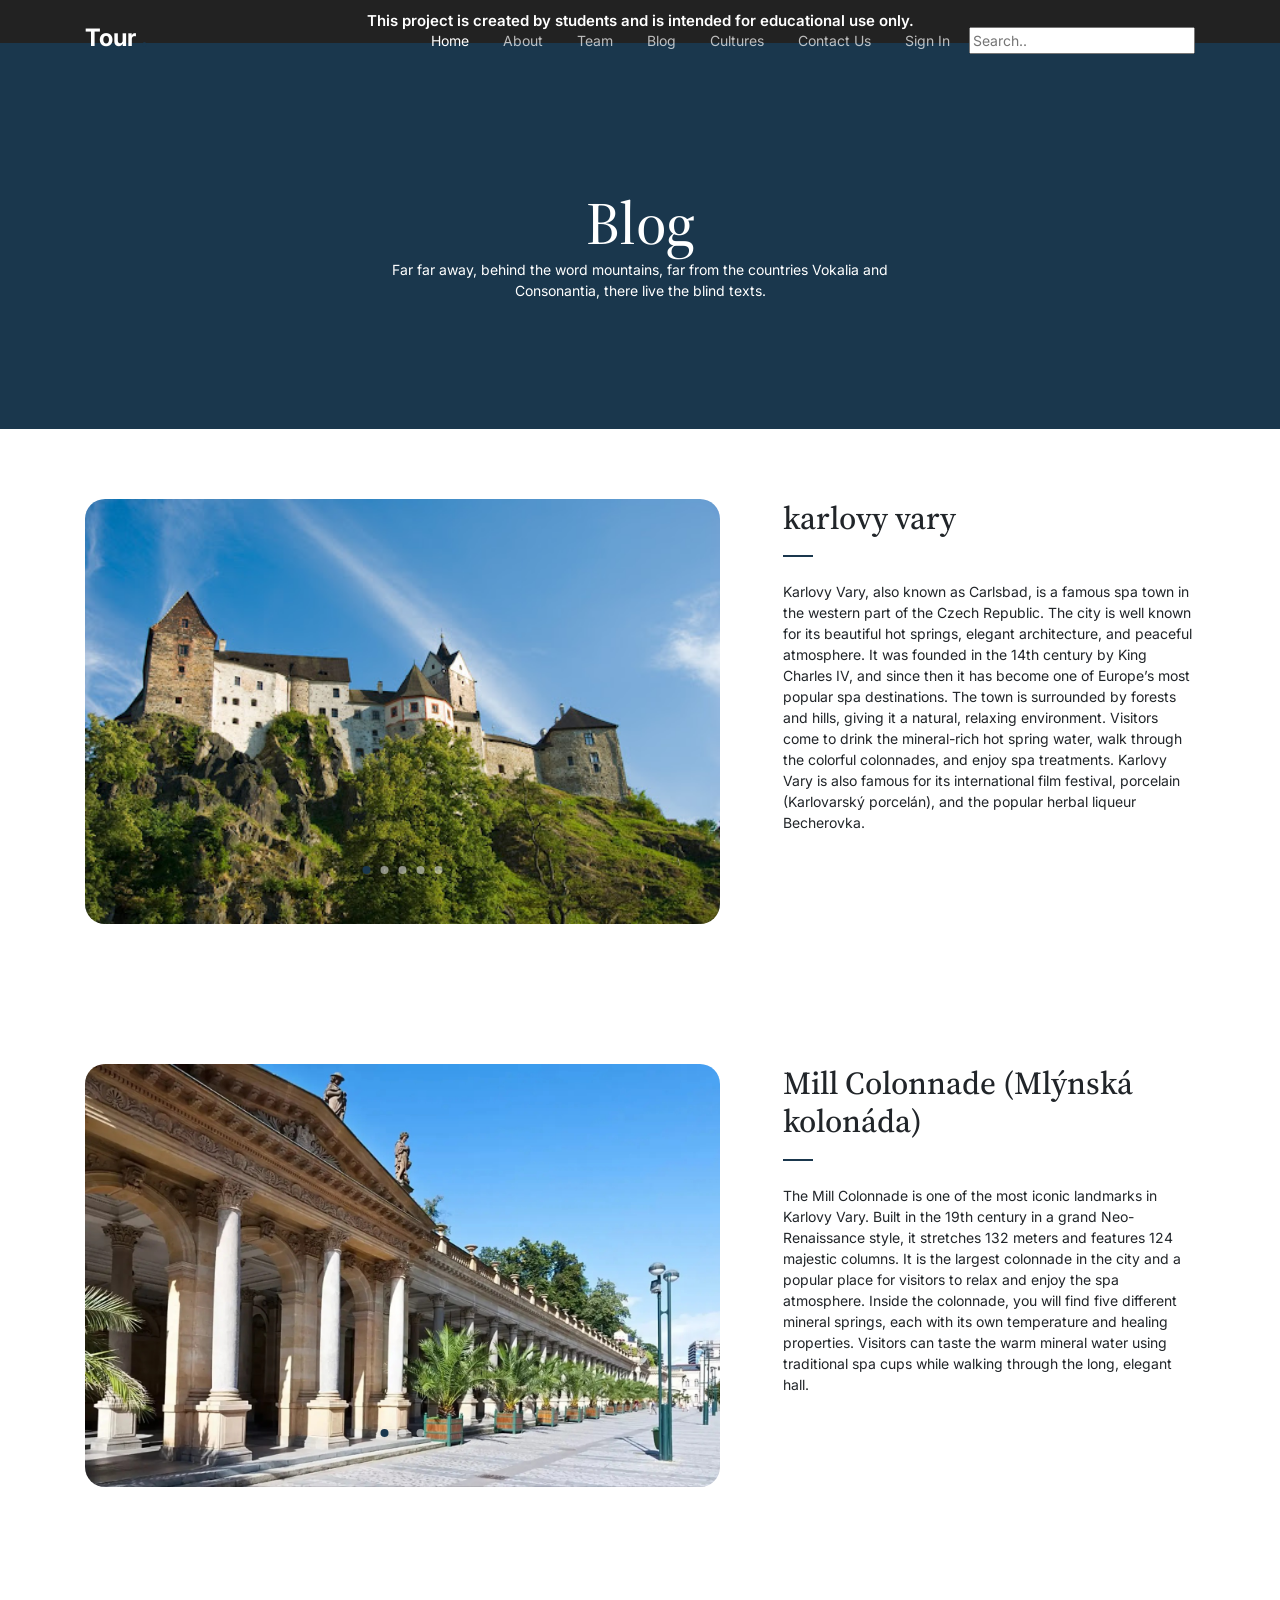
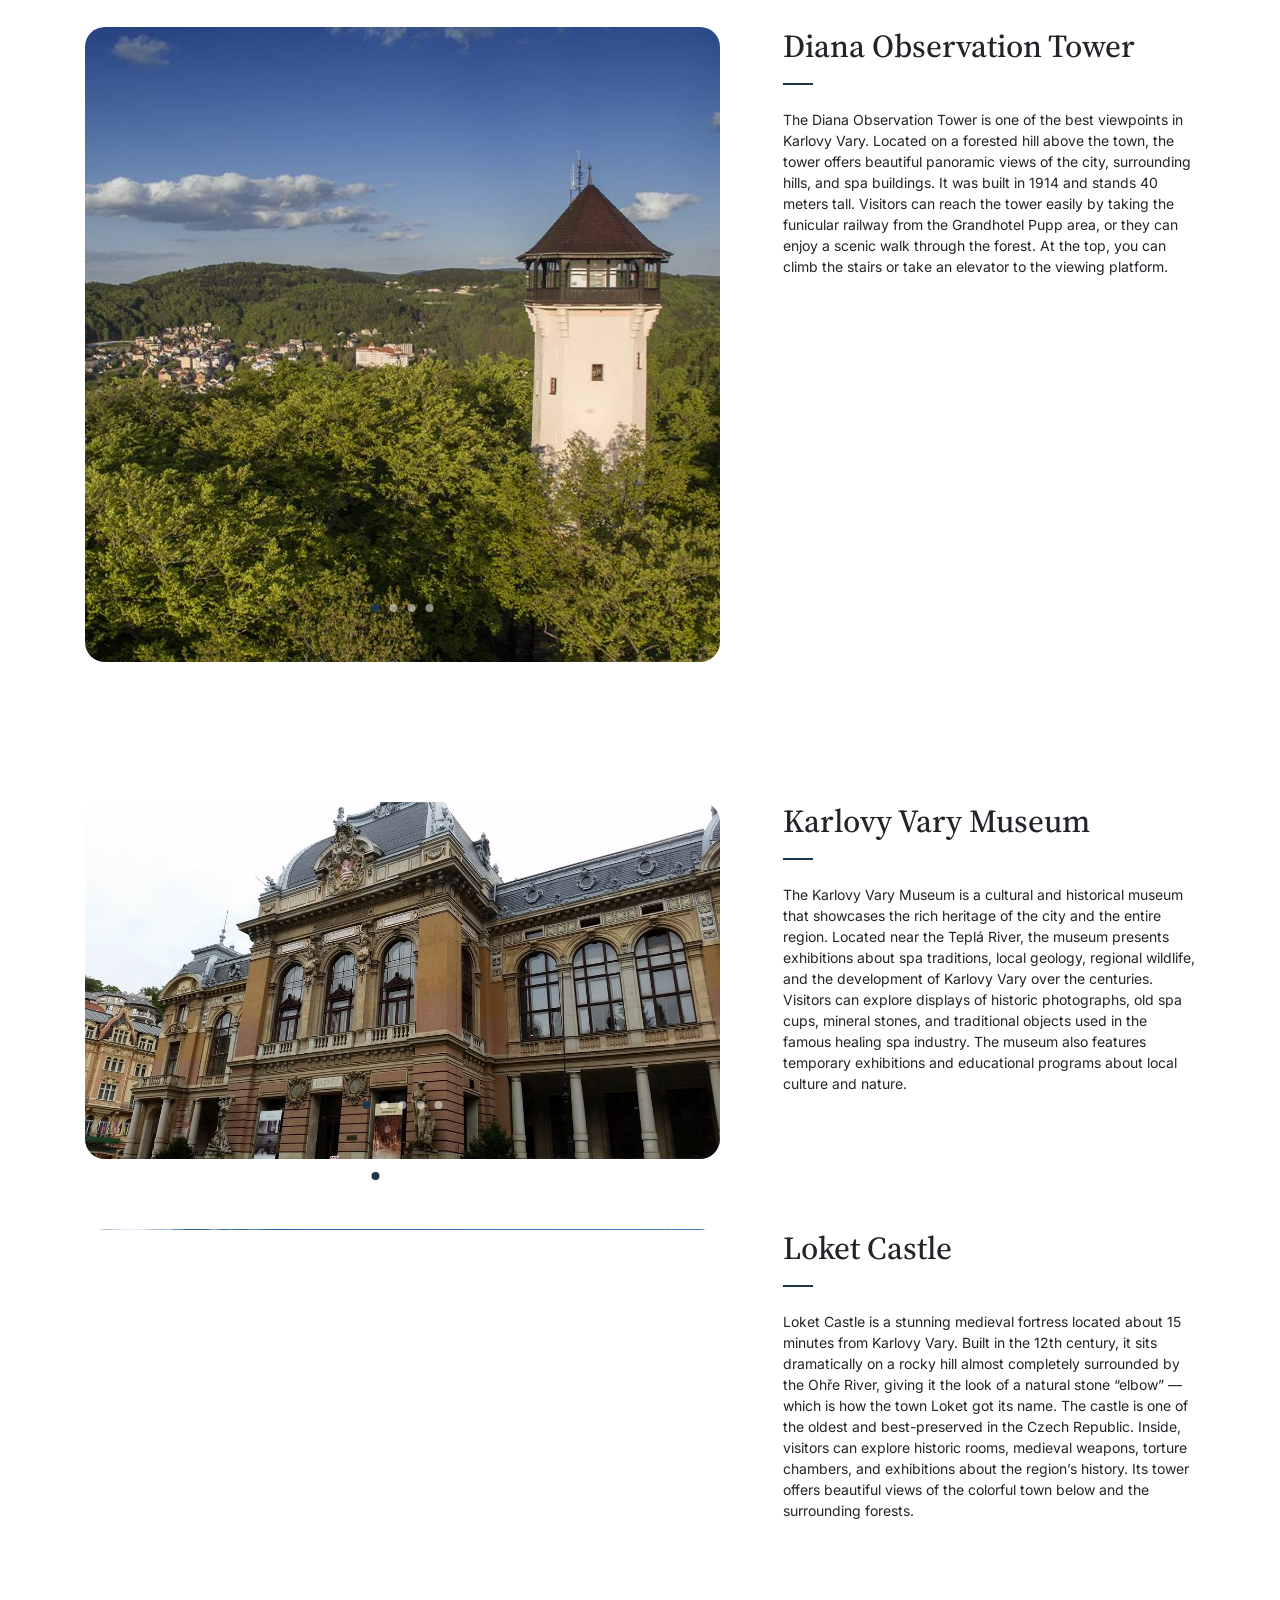
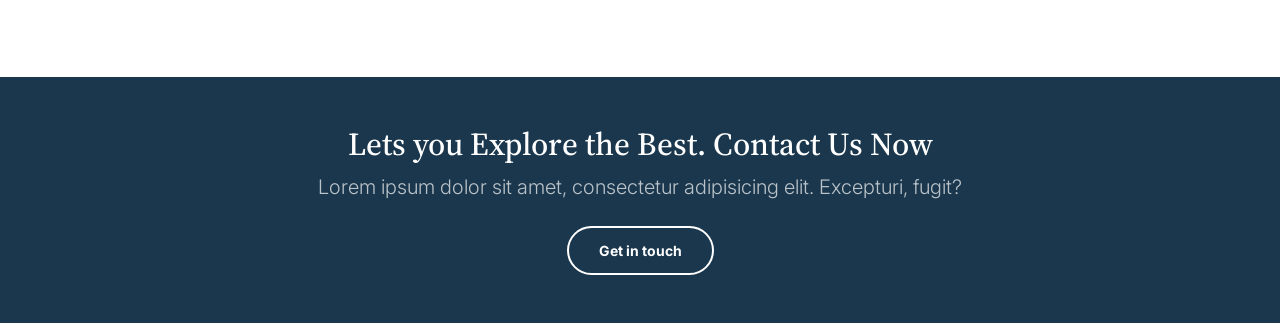
<file: tour-1.0.0/blog.html>
<!doctype html>
<html lang="en">
<head>
  <meta charset="utf-8">
  <meta name="viewport" content="width=device-width, initial-scale=1, shrink-to-fit=no">
  <meta name="author" content="Untree.co">
  <link rel="shortcut icon" href="favicon.png">

  <meta name="description" content="" />
  <meta name="keywords" content="bootstrap, bootstrap4" />

  <link rel="preconnect" href="https://fonts.googleapis.com">
  <link rel="preconnect" href="https://fonts.gstatic.com" crossorigin>
  <link href="https://fonts.googleapis.com/css2?family=Inter:wght@400;700&family=Source+Serif+Pro:wght@400;700&display=swap" rel="stylesheet">

  <link rel="stylesheet" href="css/bootstrap.min.css">
  <link rel="stylesheet" href="css/owl.carousel.min.css">
  <link rel="stylesheet" href="css/owl.theme.default.min.css">
  <link rel="stylesheet" href="css/jquery.fancybox.min.css">
  <link rel="stylesheet" href="fonts/icomoon/style.css">
  <link rel="stylesheet" href="fonts/flaticon/font/flaticon.css">
  <link rel="stylesheet" href="css/daterangepicker.css">
  <link rel="stylesheet" href="css/aos.css">
  <link rel="stylesheet" href="css/style.css">

  <title>Tour Free Bootstrap Template for Travel Agency by Untree.co</title>
</head>
<div class="student-notice">
    This project is created by students and is intended for educational use only.
</div>

<body>


  <div class="site-mobile-menu site-navbar-target">
    <div class="site-mobile-menu-header">
      <div class="site-mobile-menu-close">
        <span class="icofont-close js-menu-toggle"></span>
      </div>
    </div>
    <div class="site-mobile-menu-body"></div>
  </div>
	 <nav class="site-nav">
		<div class="container">
			<div class="site-navigation">
				<a href="index.html" class="logo m-0">Tour <span class="text-primary">.</span></a>

				<ul class="js-clone-nav d-none d-lg-inline-block text-left site-menu float-right">
					<li class="active"><a href="index.html">Home</a></li>
					<li><a href="about.html">About</a></li>
                    <li><a href="team.html">Team</a></li>
					<li><a href="blog.html">Blog</a></li>
					<li><a href="services.html">Cultures</a></li>
					<li><a href="contact.html">Contact Us</a></li>
          <li><a href="login.html">Sign In</a></li>
		   <li><input type="text" placeholder="Search.."></li> 

				</ul>

				<a href="images/hero-slider-4.jpg" class="burger ml-auto float-right site-menu-toggle js-menu-toggle d-inline-block d-lg-none light" data-toggle="collapse" data-target="#main-navbar">
					<span></span>
				</a>

			</div>
		</div>
	</nav>

  <div class="hero hero-inner">
    <div class="container">
      <div class="row align-items-center">
        <div class="col-lg-6 mx-auto text-center">
          <div class="intro-wrap">
            <h1 class="mb-0">Blog</h1>
            <p class="text-white">Far far away, behind the word mountains, far from the countries Vokalia and Consonantia, there live the blind texts. </p>
          </div>
        </div>
      </div>
    </div>
  </div>

  
    <div class="untree_co-section">
    <div class="container">
      <div class="row">
        <div class="col-lg-7">
          <div class="owl-single dots-absolute owl-carousel">
            <img src="images/k1.jpg" alt="Free HTML Template by Untree.co" class="img-fluid rounded-20">
            <img src="images/k2.jpg" alt="Free HTML Template by Untree.co" class="img-fluid rounded-20">
            <img src="images/k3.jpg" alt="Free HTML Template by Untree.co" class="img-fluid rounded-20">
            <img src="images/k4.jpg" alt="Free HTML Template by Untree.co" class="img-fluid rounded-20">
            <img src="images/k5.jpg" alt="Free HTML Template by Untree.co" class="img-fluid rounded-20">
          </div>
        </div>
        <div class="col-lg-5 pl-lg-5 ml-auto">
          <h2 class="section-title mb-4">karlovy vary</h2>
          <p>Karlovy Vary, also known as Carlsbad, is a famous spa town in the western part of the Czech Republic. The city is well known for its beautiful hot springs, elegant architecture, and peaceful atmosphere. It was founded in the 14th century by King Charles IV, and since then it has become one of Europe’s most popular spa destinations.

The town is surrounded by forests and hills, giving it a natural, relaxing environment. Visitors come to drink the mineral-rich hot spring water, walk through the colorful colonnades, and enjoy spa treatments. Karlovy Vary is also famous for its international film festival, porcelain (Karlovarský porcelán), and the popular herbal liqueur Becherovka.</p>
          
        </div>
        
      </div>
    </div>
  </div>
  <div class="untree_co-section">
    <div class="container">
      <div class="row">
        <div class="col-lg-7">
          <div class="owl-single dots-absolute owl-carousel">
            <img src="images/s1.jpg" alt="Free HTML Template by Untree.co" class="img-fluid rounded-20">
            <img src="images/s2.jpg" alt="Free HTML Template by Untree.co" class="img-fluid rounded-20">
            <img src="images/s3.jpg" alt="Free HTML Template by Untree.co" class="img-fluid rounded-20">
          </div>
        </div>
        <div class="col-lg-5 pl-lg-5 ml-auto">
          <h2 class="section-title mb-4">Mill Colonnade (Mlýnská kolonáda)</h2>
          <p>The Mill Colonnade is one of the most iconic landmarks in Karlovy Vary. Built in the 19th century in a grand Neo-Renaissance style, it stretches 132 meters and features 124 majestic columns. It is the largest colonnade in the city and a popular place for visitors to relax and enjoy the spa atmosphere.

Inside the colonnade, you will find five different mineral springs, each with its own temperature and healing properties. Visitors can taste the warm mineral water using traditional spa cups while walking through the long, elegant hall.</p>
          
        </div>
        
      </div>
    </div>
  </div>
   <div class="untree_co-section">
    <div class="container">
      <div class="row">
        <div class="col-lg-7">
          <div class="owl-single dots-absolute owl-carousel">
            <img src="images/d1.jpg" alt="Free HTML Template by Untree.co" class="img-fluid rounded-20">
            <img src="images/d2.jpg" alt="Free HTML Template by Untree.co" class="img-fluid rounded-20">
            <img src="images/d3.jpg" alt="Free HTML Template by Untree.co" class="img-fluid rounded-20">
            <img src="images/d4.jpg" alt="Free HTML Template by Untree.co" class="img-fluid rounded-20">

          </div>
        </div>
        <div class="col-lg-5 pl-lg-5 ml-auto">
          <h2 class="section-title mb-4"> Diana Observation Tower</h2>
          <p>The Diana Observation Tower is one of the best viewpoints in Karlovy Vary. Located on a forested hill above the town, the tower offers beautiful panoramic views of the city, surrounding hills, and spa buildings. It was built in 1914 and stands 40 meters tall.

Visitors can reach the tower easily by taking the funicular railway from the Grandhotel Pupp area, or they can enjoy a scenic walk through the forest. At the top, you can climb the stairs or take an elevator to the viewing platform.</p>
          
        </div>
        
      </div>
    </div>
  </div>
   <div class="untree_co-section">
    <div class="container">
      <div class="row">
        <div class="col-lg-7">
          <div class="owl-single dots-absolute owl-carousel">
            <img src="images/p1.jpg" alt="Free HTML Template by Untree.co" class="img-fluid rounded-20">
            <img src="images/p1.jpeg" alt="Free HTML Template by Untree.co" class="img-fluid rounded-20">
            <img src="images/p2.jpg" alt="Free HTML Template by Untree.co" class="img-fluid rounded-20">
            <img src="images/p3.jpeg" alt="Free HTML Template by Untree.co" class="img-fluid rounded-20">
            <img src="images/p4.jpg" alt="Free HTML Template by Untree.co" class="img-fluid rounded-20">
          </div>
        </div>
        <div class="col-lg-5 pl-lg-5 ml-auto">
          <h2 class="section-title mb-4">Karlovy Vary Museum</h2>
          <p>The Karlovy Vary Museum is a cultural and historical museum that showcases the rich heritage of the city and the entire region. Located near the Teplá River, the museum presents exhibitions about spa traditions, local geology, regional wildlife, and the development of Karlovy Vary over the centuries.

Visitors can explore displays of historic photographs, old spa cups, mineral stones, and traditional objects used in the famous healing spa industry. The museum also features temporary exhibitions and educational programs about local culture and nature.</p>
          
        </div>
        
      </div>
    </div>
     <div class="untree_co-section">
    <div class="container">
      <div class="row">
        <div class="col-lg-7">
          <div class="owl-single dots-absolute owl-carousel">
            <img src="images/t1.jpg" alt="Free HTML Template by Untree.co" class="img-fluid rounded-20">
            <img src="images/t2.jpg" alt="Free HTML Template by Untree.co" class="img-fluid rounded-20">
            <img src="images/t3.jpg" alt="Free HTML Template by Untree.co" class="img-fluid rounded-20">
            <img src="images/t4.jpg" alt="Free HTML Template by Untree.co" class="img-fluid rounded-20">
          </div>
        </div>
        <div class="col-lg-5 pl-lg-5 ml-auto">
          <h2 class="section-title mb-4">Loket Castle </h2>
          <p>Loket Castle is a stunning medieval fortress located about 15 minutes from Karlovy Vary. Built in the 12th century, it sits dramatically on a rocky hill almost completely surrounded by the Ohře River, giving it the look of a natural stone “elbow” — which is how the town Loket got its name.

The castle is one of the oldest and best-preserved in the Czech Republic. Inside, visitors can explore historic rooms, medieval weapons, torture chambers, and exhibitions about the region’s history. Its tower offers beautiful views of the colorful town below and the surrounding forests.</p>
          
        </div>
        
      </div>
    </div>
  </div>
  </div>

  




  </div>
<div class="py-5 cta-section">
		<div class="container">
			<div class="row text-center">
				<div class="col-md-12">
					<h2 class="mb-2 text-white">Lets you Explore the Best. Contact Us Now</h2>
					<p class="mb-4 lead text-white text-white-opacity">Lorem ipsum dolor sit amet, consectetur adipisicing elit. Excepturi, fugit?</p>
					<p class="mb-0"><a href="contact.html" class="btn btn-outline-white text-white btn-md font-weight-bold">Get in touch</a></p>
				</div>
			</div>
		</div>
	</div>


  <script src="js/jquery-3.4.1.min.js"></script>
  <script src="js/popper.min.js"></script>
  <script src="js/bootstrap.min.js"></script>
  <script src="js/owl.carousel.min.js"></script>
  <script src="js/jquery.animateNumber.min.js"></script>
  <script src="js/jquery.waypoints.min.js"></script>
  <script src="js/jquery.fancybox.min.js"></script>
  <script src="js/aos.js"></script>
  <script src="js/moment.min.js"></script>
  <script src="js/daterangepicker.js"></script>

  <script src="js/typed.js"></script>
  
  <script src="js/custom.js"></script>

</body>

</html>
</file>
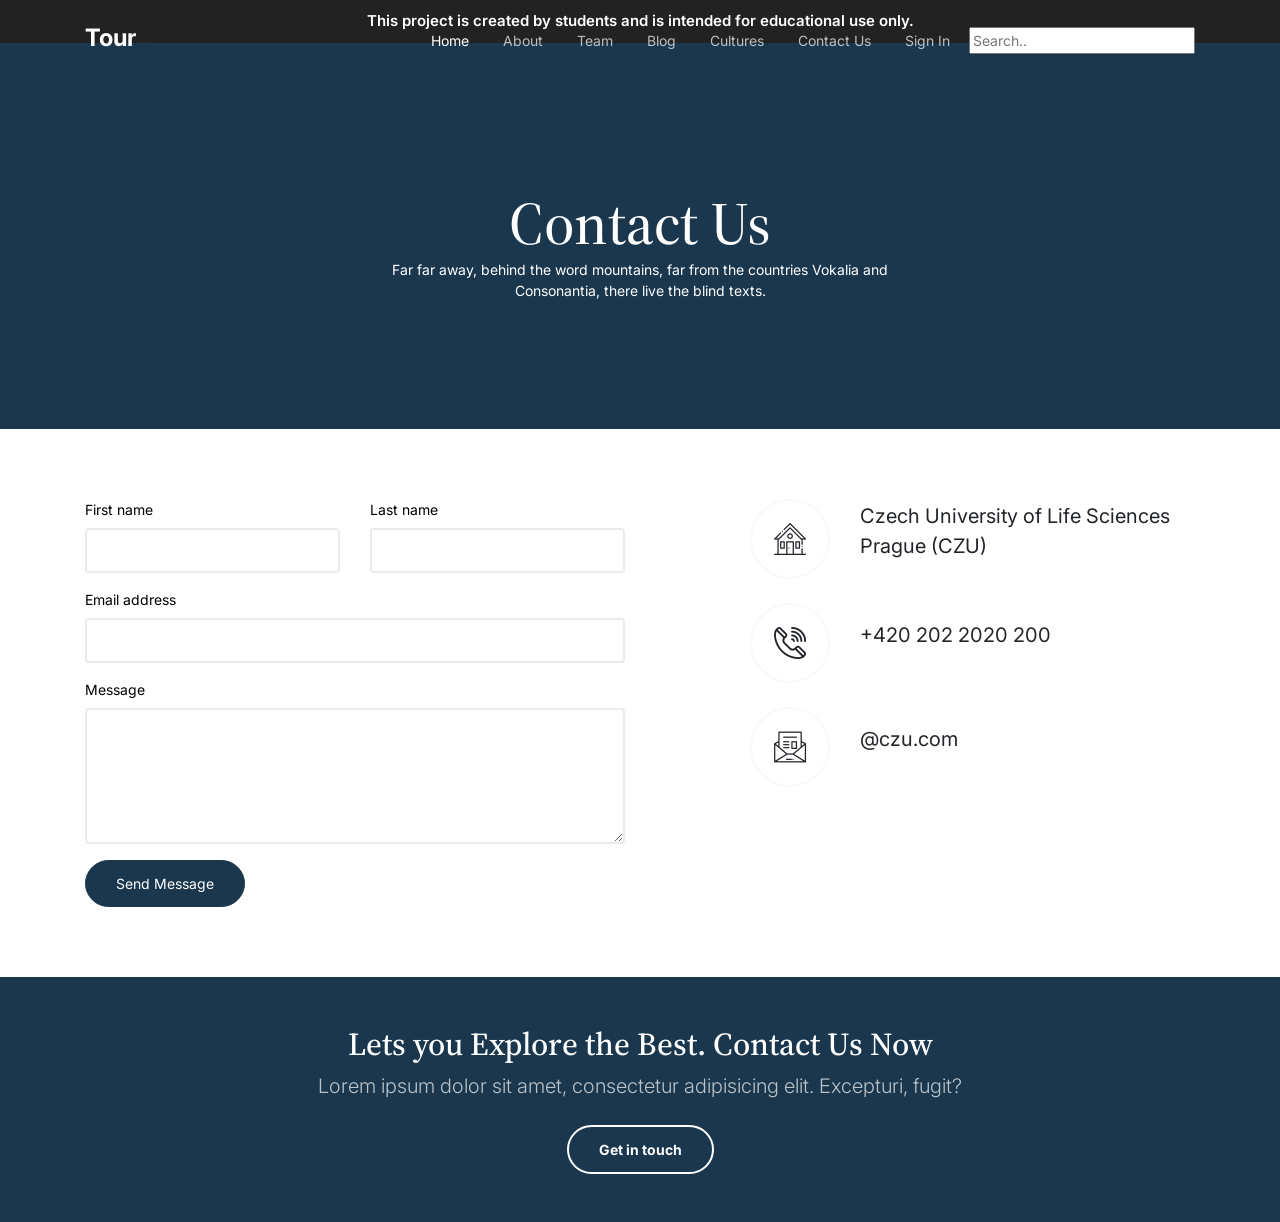
<file: tour-1.0.0/contact.html>
<!doctype html>
<html lang="en">
<head>
  <meta charset="utf-8">
  <meta name="viewport" content="width=device-width, initial-scale=1, shrink-to-fit=no">
  <meta name="author" content="Untree.co">
  <link rel="shortcut icon" href="favicon.png">

  <meta name="description" content="" />
  <meta name="keywords" content="bootstrap, bootstrap4" />

  <link rel="preconnect" href="https://fonts.googleapis.com">
  <link rel="preconnect" href="https://fonts.gstatic.com" crossorigin>
  <link href="https://fonts.googleapis.com/css2?family=Inter:wght@400;700&family=Source+Serif+Pro:wght@400;700&display=swap" rel="stylesheet">

  <link rel="stylesheet" href="css/bootstrap.min.css">
  <link rel="stylesheet" href="css/owl.carousel.min.css">
  <link rel="stylesheet" href="css/owl.theme.default.min.css">
  <link rel="stylesheet" href="css/jquery.fancybox.min.css">
  <link rel="stylesheet" href="fonts/icomoon/style.css">
  <link rel="stylesheet" href="fonts/flaticon/font/flaticon.css">
  <link rel="stylesheet" href="css/daterangepicker.css">
  <link rel="stylesheet" href="css/aos.css">
  <link rel="stylesheet" href="css/style.css">

  <title>Tour Free Bootstrap Template for Travel Agency by Untree.co</title>
  	<div class="student-notice">
    This project is created by students and is intended for educational use only.
</div>
</head>

<body>


  <div class="site-mobile-menu site-navbar-target">
    <div class="site-mobile-menu-header">
      <div class="site-mobile-menu-close">
        <span class="icofont-close js-menu-toggle"></span>
      </div>
    </div>
    <div class="site-mobile-menu-body"></div>
  </div>

 	 <nav class="site-nav">
		<div class="container">
			<div class="site-navigation">
				<a href="index.html" class="logo m-0">Tour <span class="text-primary">.</span></a>

				<ul class="js-clone-nav d-none d-lg-inline-block text-left site-menu float-right">
					<li class="active"><a href="index.html">Home</a></li>
					<li><a href="about.html">About</a></li>
                    <li><a href="team.html">Team</a></li>
					<li><a href="blog.html">Blog</a></li>
					<li><a href="services.html">Cultures</a></li>
					<li><a href="contact.html">Contact Us</a></li>
          <li><a href="login.html">Sign In</a></li>
		   <li><input type="text" placeholder="Search.."></li> 

				</ul>

				<a href="images/hero-slider-4.jpg" class="burger ml-auto float-right site-menu-toggle js-menu-toggle d-inline-block d-lg-none light" data-toggle="collapse" data-target="#main-navbar">
					<span></span>
				</a>

			</div>
		</div>
	</nav>




  <div class="hero hero-inner">
    <div class="container">
      <div class="row align-items-center">
        <div class="col-lg-6 mx-auto text-center">
          <div class="intro-wrap">
            <h1 class="mb-0">Contact Us</h1>
            <p class="text-white">Far far away, behind the word mountains, far from the countries Vokalia and Consonantia, there live the blind texts. </p>
          </div>
        </div>
      </div>
    </div>
  </div>

  
  
  <div class="untree_co-section">
    <div class="container">
      <div class="row">
        <div class="col-lg-6 mb-5 mb-lg-0">
          <form class="contact-form" data-aos="fade-up" data-aos-delay="200">
            <div class="row">
              <div class="col-6">
                <div class="form-group">
                  <label class="text-black" for="fname">First name</label>
                  <input type="text" class="form-control" id="fname">
                </div>
              </div>
              <div class="col-6">
                <div class="form-group">
                  <label class="text-black" for="lname">Last name</label>
                  <input type="text" class="form-control" id="lname">
                </div>
              </div>
            </div>
            <div class="form-group">
              <label class="text-black" for="email">Email address</label>
              <input type="email" class="form-control" id="email">
            </div>

            <div class="form-group">
              <label class="text-black" for="message">Message</label>
              <textarea name="" class="form-control" id="message" cols="30" rows="5"></textarea>
            </div>

            <button type="submit" class="btn btn-primary">Send Message</button>
          </form>
        </div>
        <div class="col-lg-5 ml-auto">
          <div class="quick-contact-item d-flex align-items-center mb-4">
            <span class="flaticon-house"></span>
            <address class="text">
              Czech University of Life Sciences Prague (CZU)
            </address>
          </div>
          <div class="quick-contact-item d-flex align-items-center mb-4">
            <span class="flaticon-phone-call"></span>
            <address class="text">
              +420 202 2020 200
            </address>
          </div>
          <div class="quick-contact-item d-flex align-items-center mb-4">
            <span class="flaticon-mail"></span>
            <address class="text">
              @czu.com
            </address>
          </div>
        </div>
      </div>
    </div>
  </div>

  <div class="py-5 cta-section">
		<div class="container">
			<div class="row text-center">
				<div class="col-md-12">
					<h2 class="mb-2 text-white">Lets you Explore the Best. Contact Us Now</h2>
					<p class="mb-4 lead text-white text-white-opacity">Lorem ipsum dolor sit amet, consectetur adipisicing elit. Excepturi, fugit?</p>
					<p class="mb-0"><a href="contact.html" class="btn btn-outline-white text-white btn-md font-weight-bold">Get in touch</a></p>
				</div>
			</div>
		</div>
	</div>


 



  <script src="js/jquery-3.4.1.min.js"></script>
  <script src="js/popper.min.js"></script>
  <script src="js/bootstrap.min.js"></script>
  <script src="js/owl.carousel.min.js"></script>
  <script src="js/jquery.animateNumber.min.js"></script>
  <script src="js/jquery.waypoints.min.js"></script>
  <script src="js/jquery.fancybox.min.js"></script>
  <script src="js/aos.js"></script>
  <script src="js/moment.min.js"></script>
  <script src="js/daterangepicker.js"></script>

  <script src="js/typed.js"></script>
  
  <script src="js/custom.js"></script>

</body>

</html>
</file>
<file: templatemo_599_noir_fashion/templatemo-noir-fashion.css>
/*

TemplateMo 599 Noir Fashion

https://templatemo.com/tm-599-noir-fashion

*/

@charset "utf-8";
/* CSS Document */

* {
	margin: 0;
	padding: 0;
	box-sizing: border-box;
}

:root {
	--primary: #0a0a0a;
	--accent: #ff3366;
	--accent-hover: #ff1149;
	--text-light: #ffffff;
	--text-muted: #999;
	--bg-dark: #000;
	--bg-section: #0a0a0a;
}

html {
	scroll-behavior: smooth;
}

section {
	scroll-margin-top: 70px;
}

body {
	font-family: 'Arial', sans-serif;
	background: var(--bg-dark);
	color: var(--text-light);
	overflow-x: hidden;
}

/* Navigation */
nav {
	position: fixed;
	width: 100%;
	padding: 20px 50px;
	z-index: 1000;
	background: rgba(0, 0, 0, 0.95);
	backdrop-filter: blur(10px);
	animation: slideDown 0.8s ease;
	transition: all 0.3s ease;
}

nav.scrolled {
	padding: 15px 50px;
	background: rgba(0, 0, 0, 0.98);
	box-shadow: 0 5px 20px rgba(0, 0, 0, 0.5);
}

.nav-container {
	display: flex;
	justify-content: space-between;
	align-items: center;
	max-width: 1400px;
	margin: 0 auto;
	flex-wrap: wrap;
	gap: 20px;
}

.logo-link {
	display: flex;
	align-items: center;
	text-decoration: none;
	transition: transform 0.3s ease;
}

.logo-link:hover {
	transform: scale(1.05);
}

.logo-svg {
	width: 40px;
	height: 40px;
	margin-right: 10px;
}

.logo-text {
	font-size: 28px;
	font-weight: 900;
	letter-spacing: -2px;
	background: linear-gradient(135deg, #fff, var(--accent));
	-webkit-background-clip: text;
	-webkit-text-fill-color: transparent;
}

.nav-links {
	display: flex;
	gap: 30px;
	list-style: none;
	align-items: center;
}

.nav-links a {
	color: var(--text-light);
	text-decoration: none;
	font-size: 13px;
	letter-spacing: 2px;
	text-transform: uppercase;
	position: relative;
	transition: all 0.3s ease;
	padding: 5px 10px;
	opacity: 0.7;
}

.nav-links a::before {
	content: '';
	position: absolute;
	top: 0;
	left: 0;
	width: 100%;
	height: 100%;
	background: var(--accent);
	opacity: 0;
	transform: skewX(-10deg);
	transition: all 0.3s ease;
	z-index: -1;
}

.nav-links a:hover {
	color: white;
	opacity: 1;
}

.nav-links a:hover::before {
	opacity: 1;
}

.nav-links a.active {
	color: white;
	opacity: 1;
}

.nav-links a.active::after {
	content: '';
	position: absolute;
	bottom: -8px;
	left: 50%;
	transform: translateX(-50%);
	width: 30px;
	height: 2px;
	background: var(--accent);
}

.nav-cta {
	background: var(--accent);
	color: white !important;
	padding: 10px 25px !important;
	border-radius: 25px;
	font-weight: 600;
	opacity: 1 !important;
}

.nav-cta:hover {
	background: var(--accent-hover);
	transform: translateY(-2px);
	box-shadow: 0 5px 15px rgba(255, 51, 102, 0.3);
}

.nav-cta::before {
	display: none;
}

/* Tablet screens */
@media (max-width: 900px) {
	.hero-container {
		grid-template-columns: 1fr;
		text-align: center;
		padding-top: 120px;
	}

	.hero-left {
		padding-right: 0;
		max-width: 600px;
		margin: 0 auto;
	}

	.hero-stats {
		justify-content: center;
	}

	.hero-right {
		display: none;
	}

	.grid {
		grid-template-columns: repeat(auto-fill, minmax(220px, 1fr));
	}

	.featured-container {
		grid-template-columns: 1fr;
		gap: 40px;
	}

	.featured-hero {
		grid-template-columns: 1fr;
		gap: 40px;
	}

	.featured-hero {
		grid-template-columns: 1fr;
		gap: 40px;
	}

	.featured-content {
		padding: 30px;
	}

	.featured-content h2 {
		font-size: 32px;
	}

	.feature-highlights {
		grid-template-columns: 1fr;
		gap: 20px;
	}

	.featured-image-section {
		height: 400px;
	}

	.testimonials-grid {
		grid-template-columns: 1fr;
		gap: 20px;
	}

	.testimonial-card {
		padding: 25px;
	}
}

/* Medium screens - stack navigation */
@media (max-width: 1070px) and (min-width: 769px) {
	nav {
		padding: 15px 30px;
	}

	.nav-container {
		flex-direction: column;
		gap: 15px;
	}

	.nav-links {
		width: 100%;
		justify-content: center;
	}

	.nav-links a {
		font-size: 12px;
	}

	nav.scrolled {
		padding: 10px 30px;
	}

	.hero-container {
		padding: 0 30px;
	}

	.hero-title {
		font-size: 60px;
	}

	.hero-image-wrapper {
		max-width: 400px;
	}

	.tag {
		display: none;
	}

	.featured-container {
		grid-template-columns: 1fr;
		gap: 40px;
	}

	.collections,
	.featured,
	.contact {
		padding-top: 120px;
	}

	section {
		scroll-margin-top: 100px;
	}
}

/* Mobile Menu */
.menu-toggle {
	display: none;
	flex-direction: column;
	cursor: pointer;
	z-index: 1001;
}

.menu-toggle span {
	width: 25px;
	height: 2px;
	background: var(--text-light);
	margin: 3px 0;
	transition: 0.3s;
}

.menu-toggle.active span:nth-child(1) {
	transform: rotate(45deg) translate(5px, 5px);
}

.menu-toggle.active span:nth-child(2) {
	opacity: 0;
}

.menu-toggle.active span:nth-child(3) {
	transform: rotate(-45deg) translate(7px, -6px);
}

.mobile-nav {
	display: none;
	position: fixed;
	top: 0;
	right: -100%;
	width: 100%;
	height: 100vh;
	background: rgba(0, 0, 0, 0.98);
	backdrop-filter: blur(20px);
	transition: right 0.3s ease;
	z-index: 999;
}

.mobile-nav.active {
	right: 0;
}

.mobile-nav-links {
	display: flex;
	flex-direction: column;
	align-items: center;
	justify-content: center;
	height: 100%;
	gap: 30px;
	list-style: none;
}

.mobile-nav-links a {
	color: var(--text-light);
	text-decoration: none;
	font-size: 24px;
	letter-spacing: 3px;
	text-transform: uppercase;
	transition: all 0.3s ease;
}

.mobile-nav-links a:hover {
	color: var(--accent);
	transform: translateX(10px);
}

/* Hero Section */
.hero {
	height: 100vh;
	position: relative;
	overflow: hidden;
	background: #000;
}

.hero-bg {
	position: absolute;
	width: 100%;
	height: 100%;
	top: 0;
	left: 0;
}

.hero-bg::before {
	content: '';
	position: absolute;
	width: 150%;
	height: 150%;
	top: -25%;
	left: -25%;
	background: conic-gradient(from 180deg at 50% 50%, #ff3366 0deg, #000 60deg, #ff3366 120deg, #000 180deg, #ff3366 240deg, #000 300deg, #ff3366 360deg);
	animation: spin 20s linear infinite;
	opacity: 0.15;
}

.hero-bg::after {
	content: '';
	position: absolute;
	width: 100%;
	height: 100%;
	background: radial-gradient(circle at center, transparent 0%, rgba(0, 0, 0, 0.8) 100%);
}

@keyframes spin {
	from {
		transform: rotate(0deg);
	}

	to {
		transform: rotate(360deg);
	}
}

.hero-container {
	height: 100%;
	display: grid;
	grid-template-columns: 1fr 1fr;
	max-width: 1400px;
	margin: 0 auto;
	padding: 0 50px;
	position: relative;
	z-index: 2;
	align-items: center;
}

.hero-left {
	padding-right: 60px;
}

.hero-badge {
	display: inline-block;
	padding: 8px 20px;
	background: rgba(255, 51, 102, 0.1);
	border: 1px solid var(--accent);
	color: var(--accent);
	font-size: 11px;
	text-transform: uppercase;
	letter-spacing: 3px;
	margin-bottom: 30px;
	animation: slideInLeft 1s ease;
	position: relative;
	overflow: hidden;
}

.hero-badge::before {
	content: '';
	position: absolute;
	width: 30px;
	height: 100%;
	background: linear-gradient(90deg, transparent, rgba(255, 51, 102, 0.5), transparent);
	left: -30px;
	animation: shimmer 3s ease infinite;
}

@keyframes shimmer {
	0% {
		left: -30px;
	}

	100% {
		left: calc(100% + 30px);
	}
}

.hero-title {
	font-size: clamp(50px, 7vw, 90px);
	font-weight: 900;
	line-height: 1.1;
	margin-bottom: 25px;
	position: relative;
}

.hero-title .line {
	display: block;
	overflow: hidden;
}

.hero-title .line span {
	display: inline-block;
	animation: slideUp 1s ease backwards;
}

.hero-title .line:nth-child(1) span {
	animation-delay: 0.2s;
}

.hero-title .line:nth-child(2) span {
	animation-delay: 0.3s;
}

.hero-title .line:nth-child(3) span {
	animation-delay: 0.4s;
}

.hero-title .accent {
	background: linear-gradient(90deg, #ff3366, #ff6690);
	-webkit-background-clip: text;
	-webkit-text-fill-color: transparent;
	font-style: italic;
}

@keyframes slideUp {
	from {
		transform: translateY(100%);
		opacity: 0;
	}

	to {
		transform: translateY(0);
		opacity: 1;
	}
}

@keyframes slideInLeft {
	from {
		transform: translateX(-50px);
		opacity: 0;
	}

	to {
		transform: translateX(0);
		opacity: 1;
	}
}

.hero-description {
	font-size: 18px;
	line-height: 1.6;
	color: var(--text-muted);
	margin-bottom: 40px;
	animation: fadeIn 1s ease 0.6s backwards;
}

.hero-stats {
	display: flex;
	gap: 50px;
	margin-bottom: 50px;
	animation: fadeIn 1s ease 0.8s backwards;
}

.stat {
	position: relative;
}

.stat-number {
	font-size: 36px;
	font-weight: 900;
	color: var(--accent);
	display: block;
	margin-bottom: 5px;
}

.stat-label {
	font-size: 12px;
	text-transform: uppercase;
	letter-spacing: 2px;
	color: var(--text-muted);
}

.cta-group {
	display: flex;
	gap: 20px;
	animation: fadeIn 1s ease 1s backwards;
}

.cta-button {
	padding: 18px 40px;
	text-decoration: none;
	text-transform: uppercase;
	letter-spacing: 2px;
	font-weight: 600;
	font-size: 13px;
	position: relative;
	overflow: hidden;
	transition: all 0.4s ease;
	display: inline-block;
}

.cta-button.primary {
	background: var(--accent);
	color: white;
}

.cta-button.primary::before {
	content: '';
	position: absolute;
	top: 50%;
	left: 50%;
	width: 0;
	height: 0;
	background: rgba(255, 255, 255, 0.2);
	border-radius: 50%;
	transform: translate(-50%, -50%);
	transition: width 0.6s, height 0.6s;
}

.cta-button.primary:hover::before {
	width: 300px;
	height: 300px;
}

.cta-button.primary:hover {
	transform: translateY(-2px);
	box-shadow: 0 20px 40px rgba(255, 51, 102, 0.3);
}

.cta-button.outline {
	background: transparent;
	color: white;
	border: 1px solid rgba(255, 255, 255, 0.3);
	backdrop-filter: blur(10px);
}

.cta-button.outline:hover {
	background: rgba(255, 255, 255, 0.05);
	border-color: rgba(255, 255, 255, 0.5);
	transform: translateY(-2px);
}

.hero-right {
	position: relative;
	height: 100%;
	display: flex;
	align-items: center;
	justify-content: center;
}

.hero-image-wrapper {
	position: relative;
	width: 100%;
	max-width: 500px;
	height: 600px;
}

.hero-carousel {
	position: relative;
	width: 100%;
	height: 100%;
	border-radius: 10px;
	overflow: hidden;
	box-shadow: 0 20px 60px rgba(0, 0, 0, 0.5);
}

.carousel-slide {
	position: absolute;
	width: 100%;
	height: 100%;
	opacity: 0;
	transition: opacity 1.5s ease-in-out, transform 1.5s ease-in-out;
	transform: scale(1.1);
}

.carousel-slide.active {
	opacity: 1;
	transform: scale(1);
	animation: kenburns 12s ease-out;
}

@keyframes kenburns {
	0% {
		transform: scale(1);
	}

	100% {
		transform: scale(1.05);
	}
}

.carousel-slide img {
	width: 100%;
	height: 100%;
	object-fit: cover;
}

.carousel-indicators {
	position: absolute;
	bottom: 20px;
	left: 50%;
	transform: translateX(-50%);
	display: flex;
	gap: 10px;
	z-index: 10;
}

.indicator {
	width: 40px;
	height: 3px;
	background: rgba(255, 255, 255, 0.3);
	cursor: pointer;
	transition: all 0.3s ease;
	border-radius: 3px;
}

.indicator.active {
	background: var(--accent);
	width: 60px;
}

.carousel-overlay {
	position: absolute;
	top: 0;
	left: 0;
	width: 100%;
	height: 100%;
	background: linear-gradient(135deg, rgba(0, 0, 0, 0.2) 0%, transparent 50%, rgba(0, 0, 0, 0.3) 100%);
	pointer-events: none;
}

.floating-tags {
	position: absolute;
	width: 100%;
	height: 100%;
	pointer-events: none;
}

.tag {
	position: absolute;
	padding: 8px 16px;
	background: rgba(0, 0, 0, 0.8);
	border: 1px solid rgba(255, 255, 255, 0.1);
	backdrop-filter: blur(10px);
	color: white;
	font-size: 11px;
	text-transform: uppercase;
	letter-spacing: 1px;
	animation: fadeInScale 1s ease backwards;
}

.tag:nth-child(1) {
	top: 20%;
	left: -50px;
	animation-delay: 1.2s;
}

.tag:nth-child(2) {
	top: 40%;
	right: -60px;
	animation-delay: 1.4s;
}

.tag:nth-child(3) {
	bottom: 30%;
	left: -40px;
	animation-delay: 1.6s;
}

@keyframes fadeInScale {
	from {
		transform: scale(0.8);
		opacity: 0;
	}

	to {
		transform: scale(1);
		opacity: 1;
	}
}

.scroll-indicator {
	position: absolute;
	bottom: 30px;
	left: 50%;
	transform: translateX(-50%);
	animation: bounce 2s ease infinite;
	z-index: 3;
}

.scroll-indicator span {
	display: block;
	width: 30px;
	height: 50px;
	border: 2px solid rgba(255, 255, 255, 0.3);
	border-radius: 25px;
	position: relative;
}

.scroll-indicator span::after {
	content: '';
	display: block;
	width: 6px;
	height: 6px;
	background: var(--accent);
	border-radius: 50%;
	position: absolute;
	left: 50%;
	transform: translateX(-50%);
	top: 10px;
	animation: scrollDot 2s ease infinite;
}

@keyframes bounce {

	0%,
	100% {
		transform: translateX(-50%) translateY(0);
	}

	50% {
		transform: translateX(-50%) translateY(10px);
	}
}

@keyframes scrollDot {
	0% {
		top: 10px;
		opacity: 1;
	}

	50% {
		top: 30px;
		opacity: 0.5;
	}

	100% {
		top: 10px;
		opacity: 1;
	}
}

/* Collections Grid */
.collections {
	padding: 120px 50px 100px;
	max-width: 1400px;
	margin: 0 auto;
	position: relative;
}

.section-header {
	text-align: center;
	margin-bottom: 60px;
}

.section-title {
	font-size: 48px;
	letter-spacing: -2px;
	margin-bottom: 20px;
}

.section-subtitle {
	color: var(--text-muted);
	font-size: 18px;
	letter-spacing: 2px;
	text-transform: uppercase;
}

/* Category Tabs */
.category-tabs {
	display: flex;
	justify-content: center;
	gap: 30px;
	margin-bottom: 50px;
	flex-wrap: wrap;
}

.tab-btn {
	padding: 12px 30px;
	background: transparent;
	border: 1px solid var(--text-muted);
	color: var(--text-muted);
	cursor: pointer;
	text-transform: uppercase;
	letter-spacing: 2px;
	transition: all 0.3s ease;
	font-size: 12px;
}

.tab-btn.active,
.tab-btn:hover {
	background: var(--accent);
	border-color: var(--accent);
	color: white;
	transform: translateY(-2px);
}

.grid {
	display: grid;
	grid-template-columns: repeat(auto-fill, minmax(250px, 1fr));
	gap: 25px;
}

.collection-card {
	position: relative;
	background: linear-gradient(135deg, #1a1a1a, #0a0a0a);
	overflow: hidden;
	cursor: pointer;
	transition: all 0.5s ease;
	opacity: 0;
	animation: fadeInUp 0.6s ease forwards;
	border-radius: 8px;
}

.collection-card:nth-child(1) {
	animation-delay: 0.1s;
}

.collection-card:nth-child(2) {
	animation-delay: 0.2s;
}

.collection-card:nth-child(3) {
	animation-delay: 0.3s;
}

.collection-card:nth-child(4) {
	animation-delay: 0.4s;
}

.collection-card:nth-child(5) {
	animation-delay: 0.5s;
}

.collection-card:nth-child(6) {
	animation-delay: 0.6s;
}

.collection-card:nth-child(7) {
	animation-delay: 0.7s;
}

.collection-card:nth-child(8) {
	animation-delay: 0.8s;
}

.collection-thumbnail {
	width: 100%;
	height: 300px;
	background: linear-gradient(45deg, #2a2a2a, #1a1a1a);
	display: flex;
	align-items: center;
	justify-content: center;
	font-size: 50px;
	opacity: 0.3;
	transition: transform 0.5s ease, opacity 0.5s ease;
	position: relative;
	overflow: hidden;
}

.collection-thumbnail::after {
	content: '';
	position: absolute;
	top: 0;
	left: 0;
	width: 100%;
	height: 100%;
	background: linear-gradient(45deg, transparent 30%, rgba(255, 51, 102, 0.1) 50%, transparent 70%);
	transform: translateX(-100%);
	transition: transform 0.8s ease;
}

.collection-card:hover .collection-thumbnail::after {
	transform: translateX(100%);
}

.collection-thumbnail img {
	width: 100%;
	height: 100%;
	object-fit: cover;
}

.collection-card:hover .collection-thumbnail {
	transform: scale(1.05);
	opacity: 0.8;
}

.collection-card:hover {
	transform: translateY(-5px);
	box-shadow: 0 15px 30px rgba(255, 51, 102, 0.2);
}

.card-content {
	padding: 25px;
	background: rgba(0, 0, 0, 0.95);
}

.card-badge {
	display: inline-block;
	padding: 4px 12px;
	background: var(--accent);
	color: white;
	font-size: 9px;
	text-transform: uppercase;
	letter-spacing: 1px;
	margin-bottom: 12px;
	border-radius: 2px;
}

.card-title {
	font-size: 22px;
	margin-bottom: 8px;
	font-weight: 700;
}

.card-subtitle {
	color: var(--text-muted);
	text-transform: uppercase;
	letter-spacing: 1px;
	font-size: 11px;
	margin-bottom: 12px;
}

.card-price {
	font-size: 18px;
	color: var(--accent);
	font-weight: 600;
}

/* Featured Section */
.featured {
	padding: 120px 50px 100px;
	background: var(--bg-section);
	position: relative;
	overflow: hidden;
}

.featured::before {
	content: '';
	position: absolute;
	top: 0;
	left: 0;
	width: 100%;
	height: 100%;
	background: radial-gradient(circle at 30% 70%, var(--accent) 0%, transparent 50%);
	opacity: 0.05;
	z-index: 1;
}

.featured-container {
	max-width: 1400px;
	margin: 0 auto;
	position: relative;
	z-index: 2;
}

.featured-hero {
	display: grid;
	grid-template-columns: 1fr 1fr;
	gap: 80px;
	align-items: center;
	margin-bottom: 100px;
}

.featured-content h2 {
	font-size: 48px;
	margin-bottom: 20px;
	letter-spacing: -2px;
}

.featured-content .label {
	color: var(--accent);
	text-transform: uppercase;
	letter-spacing: 3px;
	font-size: 12px;
	margin-bottom: 20px;
	display: block;
}

.featured-content p {
	color: var(--text-muted);
	line-height: 1.8;
	margin-bottom: 30px;
	font-size: 16px;
}

.feature-highlights {
	display: grid;
	grid-template-columns: repeat(3, 1fr);
	gap: 30px;
	margin-bottom: 40px;
}

.highlight-item {
	padding: 25px;
	background: rgba(255, 255, 255, 0.02);
	border: 1px solid rgba(255, 255, 255, 0.05);
	border-radius: 8px;
	text-align: center;
	transition: all 0.3s ease;
}

.highlight-item:hover {
	background: rgba(255, 255, 255, 0.05);
	border-color: var(--accent);
	transform: translateY(-5px);
}

.highlight-icon {
	width: 60px;
	height: 60px;
	background: linear-gradient(135deg, var(--accent), #ff6690);
	border-radius: 50%;
	display: flex;
	align-items: center;
	justify-content: center;
	margin: 0 auto 20px;
	font-size: 24px;
}

.highlight-title {
	font-size: 18px;
	font-weight: 600;
	margin-bottom: 10px;
	color: white;
}

.highlight-desc {
	color: var(--text-muted);
	font-size: 14px;
	line-height: 1.5;
}

.featured-image-section {
	position: relative;
	height: 500px;
	border-radius: 12px;
	overflow: hidden;
	background: linear-gradient(135deg, #2a2a2a, #1a1a1a);
}

.featured-image-grid {
	display: grid;
	grid-template-columns: 2fr 1fr;
	grid-template-rows: 1fr 1fr;
	gap: 2px;
	height: 100%;
}

.featured-img {
	background: linear-gradient(45deg, #333, #222);
	display: flex;
	align-items: center;
	justify-content: center;
	color: var(--text-muted);
	font-size: 14px;
	transition: transform 0.3s ease;
	position: relative;
	overflow: hidden;
}

.featured-img img {
	width: 100%;
	height: 100%;
	object-fit: cover;
	transition: transform 0.3s ease;
}

.featured-img:hover img {
	transform: scale(1.05);
}

.featured-img:hover {
	transform: scale(1.02);
}

.featured-img:first-child {
	grid-row: 1 / 3;
	background: linear-gradient(135deg, #444, #222);
	font-size: 18px;
}

.featured-img::before {
	content: '';
	position: absolute;
	top: 0;
	left: 0;
	width: 100%;
	height: 100%;
	background: linear-gradient(45deg, transparent 30%, rgba(255, 51, 102, 0.1) 50%, transparent 70%);
	transform: translateX(-100%);
	transition: transform 0.8s ease;
}

.featured-img:hover::before {
	transform: translateX(100%);
}

.feature-cta {
	display: inline-block;
	padding: 18px 50px;
	background: var(--accent);
	color: white;
	text-decoration: none;
	text-transform: uppercase;
	letter-spacing: 2px;
	font-weight: 600;
	transition: all 0.3s ease;
	margin-top: 20px;
	border-radius: 4px;
}

.feature-cta:hover {
	background: var(--accent-hover);
	transform: translateY(-2px);
	box-shadow: 0 10px 30px rgba(255, 51, 102, 0.4);
}

/* Testimonials */
.testimonials {
	margin-top: 60px;
}

.testimonials-header {
	text-align: center;
	margin-bottom: 50px;
}

.testimonials-header h3 {
	font-size: 32px;
	margin-bottom: 15px;
	letter-spacing: -1px;
}

.testimonials-grid {
	display: grid;
	grid-template-columns: repeat(auto-fit, minmax(300px, 1fr));
	gap: 30px;
}

.testimonial-card {
	padding: 40px;
	background: rgba(255, 255, 255, 0.02);
	border: 1px solid rgba(255, 255, 255, 0.05);
	border-radius: 12px;
	position: relative;
	transition: all 0.3s ease;
}

.testimonial-card:hover {
	background: rgba(255, 255, 255, 0.05);
	transform: translateY(-5px);
}

.testimonial-quote {
	font-size: 16px;
	line-height: 1.6;
	color: var(--text-light);
	margin-bottom: 25px;
	font-style: italic;
}

.testimonial-author {
	display: flex;
	align-items: center;
	gap: 15px;
}

.author-avatar {
	width: 50px;
	height: 50px;
	background: linear-gradient(135deg, var(--accent), #ff6690);
	border-radius: 50%;
	display: flex;
	align-items: center;
	justify-content: center;
	color: white;
	font-weight: 600;
	font-size: 18px;
}

.author-info h4 {
	font-size: 16px;
	margin-bottom: 5px;
	color: white;
}

.author-info p {
	font-size: 14px;
	color: var(--text-muted);
}

.testimonial-rating {
	position: absolute;
	top: 20px;
	right: 20px;
	color: var(--accent);
	font-size: 14px;
}

/* Newsletter Section */
.newsletter {
	padding: 120px 50px 100px;
	background: linear-gradient(135deg, var(--accent), #cc0044);
	text-align: center;
}

.newsletter-content {
	max-width: 600px;
	margin: 0 auto;
}

.newsletter h2 {
	font-size: 42px;
	margin-bottom: 20px;
}

.newsletter p {
	font-size: 18px;
	margin-bottom: 40px;
	opacity: 0.9;
}

.newsletter-form {
	display: flex;
	gap: 10px;
	max-width: 500px;
	margin: 0 auto;
}

.newsletter-input {
	flex: 1;
	padding: 18px 25px;
	background: rgba(255, 255, 255, 0.1);
	border: 2px solid rgba(255, 255, 255, 0.3);
	color: white;
	font-size: 16px;
	transition: all 0.3s ease;
}

.newsletter-input::placeholder {
	color: rgba(255, 255, 255, 0.7);
}

.newsletter-input:focus {
	outline: none;
	background: rgba(255, 255, 255, 0.2);
	border-color: white;
}

.newsletter-btn {
	padding: 18px 40px;
	background: white;
	color: var(--accent);
	border: none;
	font-weight: 600;
	text-transform: uppercase;
	letter-spacing: 2px;
	cursor: pointer;
	transition: all 0.3s ease;
}

.newsletter-btn:hover {
	transform: translateY(-2px);
	box-shadow: 0 10px 20px rgba(0, 0, 0, 0.2);
}

/* Contact Section */
.contact {
	padding: 120px 50px 100px;
	background: var(--bg-section);
}

.contact-container {
	max-width: 1400px;
	margin: 0 auto;
}

.contact-header {
	text-align: center;
	margin-bottom: 60px;
}

.contact-content {
	display: grid;
	grid-template-columns: 1fr 1fr;
	gap: 60px;
	margin-bottom: 60px;
}

.contact-form-wrapper {
	background: linear-gradient(135deg, #1a1a1a, #0a0a0a);
	padding: 50px;
	border-radius: 10px;
	position: relative;
	overflow: hidden;
}

.contact-form-wrapper::before {
	content: '';
	position: absolute;
	top: -50%;
	right: -50%;
	width: 200%;
	height: 200%;
	background: radial-gradient(circle, var(--accent) 0%, transparent 70%);
	opacity: 0.05;
	animation: rotate 30s linear infinite;
}

.form-group {
	margin-bottom: 25px;
	position: relative;
}

.form-group label {
	display: block;
	margin-bottom: 8px;
	color: var(--text-muted);
	font-size: 12px;
	text-transform: uppercase;
	letter-spacing: 2px;
}

.form-group input,
.form-group textarea {
	width: 100%;
	padding: 15px;
	background: rgba(255, 255, 255, 0.05);
	border: 1px solid rgba(255, 255, 255, 0.1);
	color: white;
	font-size: 16px;
	transition: all 0.3s ease;
	font-family: 'Arial', sans-serif;
}

.form-group input:focus,
.form-group textarea:focus {
	outline: none;
	background: rgba(255, 255, 255, 0.08);
	border-color: var(--accent);
	box-shadow: 0 0 20px rgba(255, 51, 102, 0.1);
}

.form-group input::placeholder,
.form-group textarea::placeholder {
	color: rgba(255, 255, 255, 0.3);
}

.form-group textarea {
	resize: vertical;
	min-height: 120px;
}

.form-row {
	display: grid;
	grid-template-columns: 1fr 1fr;
	gap: 20px;
}

.form-submit {
	background: var(--accent);
	color: white;
	padding: 18px 50px;
	border: none;
	font-size: 14px;
	font-weight: 600;
	text-transform: uppercase;
	letter-spacing: 2px;
	cursor: pointer;
	transition: all 0.3s ease;
	width: 100%;
	position: relative;
	overflow: hidden;
}

.form-submit::before {
	content: '';
	position: absolute;
	top: 50%;
	left: 50%;
	width: 0;
	height: 0;
	background: rgba(255, 255, 255, 0.2);
	border-radius: 50%;
	transform: translate(-50%, -50%);
	transition: width 0.6s, height 0.6s;
}

.form-submit:hover::before {
	width: 300px;
	height: 300px;
}

.form-submit:hover {
	transform: translateY(-2px);
	box-shadow: 0 10px 30px rgba(255, 51, 102, 0.4);
}

.contact-info {
	padding: 50px;
	background: linear-gradient(135deg, rgba(255, 51, 102, 0.08), rgba(255, 51, 102, 0.02));
	border-radius: 10px;
	border: 1px solid rgba(255, 51, 102, 0.1);
}

.info-item {
	margin-bottom: 50px;
	display: flex;
	align-items: start;
	gap: 20px;
	transition: all 0.3s ease;
}

.info-item:hover {
	transform: translateX(5px);
}

.info-icon {
	width: 60px;
	height: 60px;
	background: linear-gradient(135deg, var(--accent), #ff6690);
	border-radius: 12px;
	display: flex;
	align-items: center;
	justify-content: center;
	font-size: 24px;
	flex-shrink: 0;
	box-shadow: 0 5px 15px rgba(255, 51, 102, 0.2);
}

.info-content h3 {
	font-size: 18px;
	margin-bottom: 12px;
	text-transform: uppercase;
	letter-spacing: 1.5px;
	font-weight: 700;
}

.info-content p {
	color: var(--text-muted);
	line-height: 1.8;
	font-size: 15px;
}

.info-content a {
	color: var(--accent);
	text-decoration: none;
	transition: all 0.3s ease;
	font-weight: 600;
}

.info-content a:hover {
	color: var(--accent-hover);
	text-decoration: underline;
}

/* Map Section */
.map-section {
	position: relative;
	height: 400px;
	background: linear-gradient(135deg, #1a1a1a, #2a2a2a);
	overflow: hidden;
	margin-top: 60px;
	border-radius: 8px;
	box-shadow: 0 10px 30px rgba(0, 0, 0, 0.5);
}

.map-container {
	width: 100%;
	height: 100%;
	position: relative;
	background: #111;
}

.map-container iframe {
	width: 100%;
	height: 100%;
	border: none;
	border-radius: 8px;
	filter: brightness(0.8) contrast(1.2) invert(1) hue-rotate(180deg) saturate(0.3);
}

.map-placeholder {
	text-align: center;
	color: var(--text-muted);
	width: 100%;
	height: 100%;
}

/* Footer */
footer {
	background: #000;
	padding: 80px 50px 30px;
	border-top: 1px solid #222;
}

.footer-content {
	max-width: 1400px;
	margin: 0 auto;
	display: grid;
	grid-template-columns: 2fr 1fr 1fr 1fr;
	gap: 60px;
	margin-bottom: 60px;
}

.footer-brand h3 {
	font-size: 32px;
	margin-bottom: 20px;
	background: linear-gradient(135deg, #fff, var(--accent));
	-webkit-background-clip: text;
	-webkit-text-fill-color: transparent;
}

.footer-brand p {
	color: var(--text-muted);
	line-height: 1.8;
	margin-bottom: 30px;
}

.social-links {
	display: flex;
	gap: 15px;
}

.social-link {
	width: 40px;
	height: 40px;
	border: 1px solid var(--text-muted);
	border-radius: 50%;
	display: flex;
	align-items: center;
	justify-content: center;
	color: var(--text-muted);
	text-decoration: none;
	transition: all 0.3s ease;
}

.social-link:hover {
	background: var(--accent);
	border-color: var(--accent);
	color: white;
	transform: translateY(-3px);
}

.footer-column h4 {
	font-size: 14px;
	text-transform: uppercase;
	letter-spacing: 2px;
	margin-bottom: 25px;
	color: white;
}

.footer-column ul {
	list-style: none;
}

.footer-column a {
	color: var(--text-muted);
	text-decoration: none;
	display: block;
	padding: 8px 0;
	transition: all 0.3s ease;
}

.footer-column a:hover {
	color: var(--accent);
	transform: translateX(5px);
}

.footer-bottom {
	max-width: 1400px;
	margin: 0 auto;
	padding-top: 30px;
	border-top: 1px solid #222;
	display: flex;
	justify-content: space-between;
	align-items: center;
	flex-wrap: wrap;
	gap: 20px;
}

.footer-bottom p {
	color: var(--text-muted);
	font-size: 14px;
}

.payment-methods {
	display: flex;
	gap: 15px;
}

.payment-icon {
	width: 40px;
	height: 25px;
	background: rgba(255, 255, 255, 0.1);
	border-radius: 4px;
	display: flex;
	align-items: center;
	justify-content: center;
	font-size: 10px;
	color: var(--text-muted);
}

/* Animations */
@keyframes fadeInUp {
	from {
		transform: translateY(40px);
		opacity: 0;
	}

	to {
		transform: translateY(0);
		opacity: 1;
	}
}

@keyframes fadeIn {
	from {
		opacity: 0;
	}

	to {
		opacity: 1;
	}
}

@keyframes rotate {
	from {
		transform: rotate(0deg);
	}

	to {
		transform: rotate(360deg);
	}
}

@keyframes slideDown {
	from {
		transform: translateY(-100%);
		opacity: 0;
	}

	to {
		transform: translateY(0);
		opacity: 1;
	}
}

/* Responsive */
@media (max-width: 768px) {
	nav {
		padding: 15px 20px;
	}

	.nav-links {
		display: none;
	}

	.menu-toggle {
		display: flex;
	}

	.mobile-nav {
		display: block;
	}

	.hero-container {
		grid-template-columns: 1fr;
		padding: 0 20px;
		text-align: center;
	}

	.hero-left {
		padding-right: 0;
		padding-top: 100px;
	}

	.hero-title {
		font-size: 50px;
	}

	.hero-stats {
		justify-content: center;
		gap: 30px;
	}

	.stat-number {
		font-size: 28px;
	}

	.hero-right {
		display: none;
	}

	.cta-group {
		flex-direction: column;
		align-items: center;
	}

	.cta-button {
		width: 220px;
		text-align: center;
		padding: 16px 30px;
	}

	.collections,
	.featured,
	.contact {
		padding: 80px 20px 50px;
	}

	section {
		scroll-margin-top: 60px;
	}

	.grid {
		grid-template-columns: repeat(auto-fill, minmax(200px, 1fr));
		gap: 15px;
	}

	.collection-thumbnail {
		height: 250px;
	}

	.card-content {
		padding: 20px;
	}

	.featured-container {
		grid-template-columns: 1fr;
		gap: 30px;
	}

	.featured-content {
		padding: 25px;
	}

	.featured-content h2 {
		font-size: 32px;
	}

	.feature-timeline {
		padding: 20px;
	}

	.timeline-item {
		padding-left: 35px;
	}

	.feature-progress {
		margin: 25px 0;
	}

	.progress-item {
		margin-bottom: 20px;
	}

	.contact-content {
		grid-template-columns: 1fr;
		gap: 40px;
	}

	.contact-form-wrapper {
		padding: 30px;
	}

	.form-row {
		grid-template-columns: 1fr;
	}

	.contact-info {
		padding: 30px 20px;
	}

	.map-section {
		height: 300px;
		margin-top: 40px;
	}

	.footer-content {
		grid-template-columns: 1fr;
		gap: 40px;
	}

	.footer-bottom {
		flex-direction: column;
		text-align: center;
	}
}
</file>
<file: tour-1.0.0/fonts/icomoon/style.css>
@font-face {
  font-family: 'icomoon';
  src:  url('fonts/icomoon.eot?10si43');
  src:  url('fonts/icomoon.eot?10si43#iefix') format('embedded-opentype'),
    url('fonts/icomoon.ttf?10si43') format('truetype'),
    url('fonts/icomoon.woff?10si43') format('woff'),
    url('fonts/icomoon.svg?10si43#icomoon') format('svg');
  font-weight: normal;
  font-style: normal;
}

[class^="icon-"], [class*=" icon-"] {
  /* use !important to prevent issues with browser extensions that change fonts */
  font-family: 'icomoon' !important;
  speak: none;
  font-style: normal;
  font-weight: normal;
  font-variant: normal;
  text-transform: none;
  line-height: 1;

  /* Better Font Rendering =========== */
  -webkit-font-smoothing: antialiased;
  -moz-osx-font-smoothing: grayscale;
}

.icon-asterisk:before {
  content: "\f069";
}
.icon-plus:before {
  content: "\f067";
}
.icon-question:before {
  content: "\f128";
}
.icon-minus:before {
  content: "\f068";
}
.icon-glass:before {
  content: "\f000";
}
.icon-music:before {
  content: "\f001";
}
.icon-search:before {
  content: "\f002";
}
.icon-envelope-o:before {
  content: "\f003";
}
.icon-heart:before {
  content: "\f004";
}
.icon-star:before {
  content: "\f005";
}
.icon-star-o:before {
  content: "\f006";
}
.icon-user:before {
  content: "\f007";
}
.icon-film:before {
  content: "\f008";
}
.icon-th-large:before {
  content: "\f009";
}
.icon-th:before {
  content: "\f00a";
}
.icon-th-list:before {
  content: "\f00b";
}
.icon-check:before {
  content: "\f00c";
}
.icon-close:before {
  content: "\f00d";
}
.icon-remove:before {
  content: "\f00d";
}
.icon-times:before {
  content: "\f00d";
}
.icon-search-plus:before {
  content: "\f00e";
}
.icon-search-minus:before {
  content: "\f010";
}
.icon-power-off:before {
  content: "\f011";
}
.icon-signal:before {
  content: "\f012";
}
.icon-cog:before {
  content: "\f013";
}
.icon-gear:before {
  content: "\f013";
}
.icon-trash-o:before {
  content: "\f014";
}
.icon-home:before {
  content: "\f015";
}
.icon-file-o:before {
  content: "\f016";
}
.icon-clock-o:before {
  content: "\f017";
}
.icon-road:before {
  content: "\f018";
}
.icon-download:before {
  content: "\f019";
}
.icon-arrow-circle-o-down:before {
  content: "\f01a";
}
.icon-arrow-circle-o-up:before {
  content: "\f01b";
}
.icon-inbox:before {
  content: "\f01c";
}
.icon-play-circle-o:before {
  content: "\f01d";
}
.icon-repeat:before {
  content: "\f01e";
}
.icon-rotate-right:before {
  content: "\f01e";
}
.icon-refresh:before {
  content: "\f021";
}
.icon-list-alt:before {
  content: "\f022";
}
.icon-lock:before {
  content: "\f023";
}
.icon-flag:before {
  content: "\f024";
}
.icon-headphones:before {
  content: "\f025";
}
.icon-volume-off:before {
  content: "\f026";
}
.icon-volume-down:before {
  content: "\f027";
}
.icon-volume-up:before {
  content: "\f028";
}
.icon-qrcode:before {
  content: "\f029";
}
.icon-barcode:before {
  content: "\f02a";
}
.icon-tag:before {
  content: "\f02b";
}
.icon-tags:before {
  content: "\f02c";
}
.icon-book:before {
  content: "\f02d";
}
.icon-bookmark:before {
  content: "\f02e";
}
.icon-print:before {
  content: "\f02f";
}
.icon-camera:before {
  content: "\f030";
}
.icon-font:before {
  content: "\f031";
}
.icon-bold:before {
  content: "\f032";
}
.icon-italic:before {
  content: "\f033";
}
.icon-text-height:before {
  content: "\f034";
}
.icon-text-width:before {
  content: "\f035";
}
.icon-align-left:before {
  content: "\f036";
}
.icon-align-center:before {
  content: "\f037";
}
.icon-align-right:before {
  content: "\f038";
}
.icon-align-justify:before {
  content: "\f039";
}
.icon-list:before {
  content: "\f03a";
}
.icon-dedent:before {
  content: "\f03b";
}
.icon-outdent:before {
  content: "\f03b";
}
.icon-indent:before {
  content: "\f03c";
}
.icon-video-camera:before {
  content: "\f03d";
}
.icon-image:before {
  content: "\f03e";
}
.icon-photo:before {
  content: "\f03e";
}
.icon-picture-o:before {
  content: "\f03e";
}
.icon-pencil:before {
  content: "\f040";
}
.icon-map-marker:before {
  content: "\f041";
}
.icon-adjust:before {
  content: "\f042";
}
.icon-tint:before {
  content: "\f043";
}
.icon-edit:before {
  content: "\f044";
}
.icon-pencil-square-o:before {
  content: "\f044";
}
.icon-share-square-o:before {
  content: "\f045";
}
.icon-check-square-o:before {
  content: "\f046";
}
.icon-arrows:before {
  content: "\f047";
}
.icon-step-backward:before {
  content: "\f048";
}
.icon-fast-backward:before {
  content: "\f049";
}
.icon-backward:before {
  content: "\f04a";
}
.icon-play:before {
  content: "\f04b";
}
.icon-pause:before {
  content: "\f04c";
}
.icon-stop:before {
  content: "\f04d";
}
.icon-forward:before {
  content: "\f04e";
}
.icon-fast-forward:before {
  content: "\f050";
}
.icon-step-forward:before {
  content: "\f051";
}
.icon-eject:before {
  content: "\f052";
}
.icon-chevron-left:before {
  content: "\f053";
}
.icon-chevron-right:before {
  content: "\f054";
}
.icon-plus-circle:before {
  content: "\f055";
}
.icon-minus-circle:before {
  content: "\f056";
}
.icon-times-circle:before {
  content: "\f057";
}
.icon-check-circle:before {
  content: "\f058";
}
.icon-question-circle:before {
  content: "\f059";
}
.icon-info-circle:before {
  content: "\f05a";
}
.icon-crosshairs:before {
  content: "\f05b";
}
.icon-times-circle-o:before {
  content: "\f05c";
}
.icon-check-circle-o:before {
  content: "\f05d";
}
.icon-ban:before {
  content: "\f05e";
}
.icon-arrow-left:before {
  content: "\f060";
}
.icon-arrow-right:before {
  content: "\f061";
}
.icon-arrow-up:before {
  content: "\f062";
}
.icon-arrow-down:before {
  content: "\f063";
}
.icon-mail-forward:before {
  content: "\f064";
}
.icon-share:before {
  content: "\f064";
}
.icon-expand:before {
  content: "\f065";
}
.icon-compress:before {
  content: "\f066";
}
.icon-exclamation-circle:before {
  content: "\f06a";
}
.icon-gift:before {
  content: "\f06b";
}
.icon-leaf:before {
  content: "\f06c";
}
.icon-fire:before {
  content: "\f06d";
}
.icon-eye:before {
  content: "\f06e";
}
.icon-eye-slash:before {
  content: "\f070";
}
.icon-exclamation-triangle:before {
  content: "\f071";
}
.icon-warning:before {
  content: "\f071";
}
.icon-plane:before {
  content: "\f072";
}
.icon-calendar:before {
  content: "\f073";
}
.icon-random:before {
  content: "\f074";
}
.icon-comment:before {
  content: "\f075";
}
.icon-magnet:before {
  content: "\f076";
}
.icon-chevron-up:before {
  content: "\f077";
}
.icon-chevron-down:before {
  content: "\f078";
}
.icon-retweet:before {
  content: "\f079";
}
.icon-shopping-cart:before {
  content: "\f07a";
}
.icon-folder:before {
  content: "\f07b";
}
.icon-folder-open:before {
  content: "\f07c";
}
.icon-arrows-v:before {
  content: "\f07d";
}
.icon-arrows-h:before {
  content: "\f07e";
}
.icon-bar-chart:before {
  content: "\f080";
}
.icon-bar-chart-o:before {
  content: "\f080";
}
.icon-twitter-square:before {
  content: "\f081";
}
.icon-facebook-square:before {
  content: "\f082";
}
.icon-camera-retro:before {
  content: "\f083";
}
.icon-key:before {
  content: "\f084";
}
.icon-cogs:before {
  content: "\f085";
}
.icon-gears:before {
  content: "\f085";
}
.icon-comments:before {
  content: "\f086";
}
.icon-thumbs-o-up:before {
  content: "\f087";
}
.icon-thumbs-o-down:before {
  content: "\f088";
}
.icon-star-half:before {
  content: "\f089";
}
.icon-heart-o:before {
  content: "\f08a";
}
.icon-sign-out:before {
  content: "\f08b";
}
.icon-linkedin-square:before {
  content: "\f08c";
}
.icon-thumb-tack:before {
  content: "\f08d";
}
.icon-external-link:before {
  content: "\f08e";
}
.icon-sign-in:before {
  content: "\f090";
}
.icon-trophy:before {
  content: "\f091";
}
.icon-github-square:before {
  content: "\f092";
}
.icon-upload:before {
  content: "\f093";
}
.icon-lemon-o:before {
  content: "\f094";
}
.icon-phone:before {
  content: "\f095";
}
.icon-square-o:before {
  content: "\f096";
}
.icon-bookmark-o:before {
  content: "\f097";
}
.icon-phone-square:before {
  content: "\f098";
}
.icon-twitter:before {
  content: "\f099";
}
.icon-facebook:before {
  content: "\f09a";
}
.icon-facebook-f:before {
  content: "\f09a";
}
.icon-github:before {
  content: "\f09b";
}
.icon-unlock:before {
  content: "\f09c";
}
.icon-credit-card:before {
  content: "\f09d";
}
.icon-feed:before {
  content: "\f09e";
}
.icon-rss:before {
  content: "\f09e";
}
.icon-hdd-o:before {
  content: "\f0a0";
}
.icon-bullhorn:before {
  content: "\f0a1";
}
.icon-bell-o:before {
  content: "\f0a2";
}
.icon-certificate:before {
  content: "\f0a3";
}
.icon-hand-o-right:before {
  content: "\f0a4";
}
.icon-hand-o-left:before {
  content: "\f0a5";
}
.icon-hand-o-up:before {
  content: "\f0a6";
}
.icon-hand-o-down:before {
  content: "\f0a7";
}
.icon-arrow-circle-left:before {
  content: "\f0a8";
}
.icon-arrow-circle-right:before {
  content: "\f0a9";
}
.icon-arrow-circle-up:before {
  content: "\f0aa";
}
.icon-arrow-circle-down:before {
  content: "\f0ab";
}
.icon-globe:before {
  content: "\f0ac";
}
.icon-wrench:before {
  content: "\f0ad";
}
.icon-tasks:before {
  content: "\f0ae";
}
.icon-filter:before {
  content: "\f0b0";
}
.icon-briefcase:before {
  content: "\f0b1";
}
.icon-arrows-alt:before {
  content: "\f0b2";
}
.icon-group:before {
  content: "\f0c0";
}
.icon-users:before {
  content: "\f0c0";
}
.icon-chain:before {
  content: "\f0c1";
}
.icon-link:before {
  content: "\f0c1";
}
.icon-cloud:before {
  content: "\f0c2";
}
.icon-flask:before {
  content: "\f0c3";
}
.icon-cut:before {
  content: "\f0c4";
}
.icon-scissors:before {
  content: "\f0c4";
}
.icon-copy:before {
  content: "\f0c5";
}
.icon-files-o:before {
  content: "\f0c5";
}
.icon-paperclip:before {
  content: "\f0c6";
}
.icon-floppy-o:before {
  content: "\f0c7";
}
.icon-save:before {
  content: "\f0c7";
}
.icon-square:before {
  content: "\f0c8";
}
.icon-bars:before {
  content: "\f0c9";
}
.icon-navicon:before {
  content: "\f0c9";
}
.icon-reorder:before {
  content: "\f0c9";
}
.icon-list-ul:before {
  content: "\f0ca";
}
.icon-list-ol:before {
  content: "\f0cb";
}
.icon-strikethrough:before {
  content: "\f0cc";
}
.icon-underline:before {
  content: "\f0cd";
}
.icon-table:before {
  content: "\f0ce";
}
.icon-magic:before {
  content: "\f0d0";
}
.icon-truck:before {
  content: "\f0d1";
}
.icon-pinterest:before {
  content: "\f0d2";
}
.icon-pinterest-square:before {
  content: "\f0d3";
}
.icon-google-plus-square:before {
  content: "\f0d4";
}
.icon-google-plus:before {
  content: "\f0d5";
}
.icon-money:before {
  content: "\f0d6";
}
.icon-caret-down:before {
  content: "\f0d7";
}
.icon-caret-up:before {
  content: "\f0d8";
}
.icon-caret-left:before {
  content: "\f0d9";
}
.icon-caret-right:before {
  content: "\f0da";
}
.icon-columns:before {
  content: "\f0db";
}
.icon-sort:before {
  content: "\f0dc";
}
.icon-unsorted:before {
  content: "\f0dc";
}
.icon-sort-desc:before {
  content: "\f0dd";
}
.icon-sort-down:before {
  content: "\f0dd";
}
.icon-sort-asc:before {
  content: "\f0de";
}
.icon-sort-up:before {
  content: "\f0de";
}
.icon-envelope:before {
  content: "\f0e0";
}
.icon-linkedin:before {
  content: "\f0e1";
}
.icon-rotate-left:before {
  content: "\f0e2";
}
.icon-undo:before {
  content: "\f0e2";
}
.icon-gavel:before {
  content: "\f0e3";
}
.icon-legal:before {
  content: "\f0e3";
}
.icon-dashboard:before {
  content: "\f0e4";
}
.icon-tachometer:before {
  content: "\f0e4";
}
.icon-comment-o:before {
  content: "\f0e5";
}
.icon-comments-o:before {
  content: "\f0e6";
}
.icon-bolt:before {
  content: "\f0e7";
}
.icon-flash:before {
  content: "\f0e7";
}
.icon-sitemap:before {
  content: "\f0e8";
}
.icon-umbrella:before {
  content: "\f0e9";
}
.icon-clipboard:before {
  content: "\f0ea";
}
.icon-paste:before {
  content: "\f0ea";
}
.icon-lightbulb-o:before {
  content: "\f0eb";
}
.icon-exchange:before {
  content: "\f0ec";
}
.icon-cloud-download:before {
  content: "\f0ed";
}
.icon-cloud-upload:before {
  content: "\f0ee";
}
.icon-user-md:before {
  content: "\f0f0";
}
.icon-stethoscope:before {
  content: "\f0f1";
}
.icon-suitcase:before {
  content: "\f0f2";
}
.icon-bell:before {
  content: "\f0f3";
}
.icon-coffee:before {
  content: "\f0f4";
}
.icon-cutlery:before {
  content: "\f0f5";
}
.icon-file-text-o:before {
  content: "\f0f6";
}
.icon-building-o:before {
  content: "\f0f7";
}
.icon-hospital-o:before {
  content: "\f0f8";
}
.icon-ambulance:before {
  content: "\f0f9";
}
.icon-medkit:before {
  content: "\f0fa";
}
.icon-fighter-jet:before {
  content: "\f0fb";
}
.icon-beer:before {
  content: "\f0fc";
}
.icon-h-square:before {
  content: "\f0fd";
}
.icon-plus-square:before {
  content: "\f0fe";
}
.icon-angle-double-left:before {
  content: "\f100";
}
.icon-angle-double-right:before {
  content: "\f101";
}
.icon-angle-double-up:before {
  content: "\f102";
}
.icon-angle-double-down:before {
  content: "\f103";
}
.icon-angle-left:before {
  content: "\f104";
}
.icon-angle-right:before {
  content: "\f105";
}
.icon-angle-up:before {
  content: "\f106";
}
.icon-angle-down:before {
  content: "\f107";
}
.icon-desktop:before {
  content: "\f108";
}
.icon-laptop:before {
  content: "\f109";
}
.icon-tablet:before {
  content: "\f10a";
}
.icon-mobile:before {
  content: "\f10b";
}
.icon-mobile-phone:before {
  content: "\f10b";
}
.icon-circle-o:before {
  content: "\f10c";
}
.icon-quote-left:before {
  content: "\f10d";
}
.icon-quote-right:before {
  content: "\f10e";
}
.icon-spinner:before {
  content: "\f110";
}
.icon-circle:before {
  content: "\f111";
}
.icon-mail-reply:before {
  content: "\f112";
}
.icon-reply:before {
  content: "\f112";
}
.icon-github-alt:before {
  content: "\f113";
}
.icon-folder-o:before {
  content: "\f114";
}
.icon-folder-open-o:before {
  content: "\f115";
}
.icon-smile-o:before {
  content: "\f118";
}
.icon-frown-o:before {
  content: "\f119";
}
.icon-meh-o:before {
  content: "\f11a";
}
.icon-gamepad:before {
  content: "\f11b";
}
.icon-keyboard-o:before {
  content: "\f11c";
}
.icon-flag-o:before {
  content: "\f11d";
}
.icon-flag-checkered:before {
  content: "\f11e";
}
.icon-terminal:before {
  content: "\f120";
}
.icon-code:before {
  content: "\f121";
}
.icon-mail-reply-all:before {
  content: "\f122";
}
.icon-reply-all:before {
  content: "\f122";
}
.icon-star-half-empty:before {
  content: "\f123";
}
.icon-star-half-full:before {
  content: "\f123";
}
.icon-star-half-o:before {
  content: "\f123";
}
.icon-location-arrow:before {
  content: "\f124";
}
.icon-crop:before {
  content: "\f125";
}
.icon-code-fork:before {
  content: "\f126";
}
.icon-chain-broken:before {
  content: "\f127";
}
.icon-unlink:before {
  content: "\f127";
}
.icon-info:before {
  content: "\f129";
}
.icon-exclamation:before {
  content: "\f12a";
}
.icon-superscript:before {
  content: "\f12b";
}
.icon-subscript:before {
  content: "\f12c";
}
.icon-eraser:before {
  content: "\f12d";
}
.icon-puzzle-piece:before {
  content: "\f12e";
}
.icon-microphone:before {
  content: "\f130";
}
.icon-microphone-slash:before {
  content: "\f131";
}
.icon-shield:before {
  content: "\f132";
}
.icon-calendar-o:before {
  content: "\f133";
}
.icon-fire-extinguisher:before {
  content: "\f134";
}
.icon-rocket:before {
  content: "\f135";
}
.icon-maxcdn:before {
  content: "\f136";
}
.icon-chevron-circle-left:before {
  content: "\f137";
}
.icon-chevron-circle-right:before {
  content: "\f138";
}
.icon-chevron-circle-up:before {
  content: "\f139";
}
.icon-chevron-circle-down:before {
  content: "\f13a";
}
.icon-html5:before {
  content: "\f13b";
}
.icon-css3:before {
  content: "\f13c";
}
.icon-anchor:before {
  content: "\f13d";
}
.icon-unlock-alt:before {
  content: "\f13e";
}
.icon-bullseye:before {
  content: "\f140";
}
.icon-ellipsis-h:before {
  content: "\f141";
}
.icon-ellipsis-v:before {
  content: "\f142";
}
.icon-rss-square:before {
  content: "\f143";
}
.icon-play-circle:before {
  content: "\f144";
}
.icon-ticket:before {
  content: "\f145";
}
.icon-minus-square:before {
  content: "\f146";
}
.icon-minus-square-o:before {
  content: "\f147";
}
.icon-level-up:before {
  content: "\f148";
}
.icon-level-down:before {
  content: "\f149";
}
.icon-check-square:before {
  content: "\f14a";
}
.icon-pencil-square:before {
  content: "\f14b";
}
.icon-external-link-square:before {
  content: "\f14c";
}
.icon-share-square:before {
  content: "\f14d";
}
.icon-compass:before {
  content: "\f14e";
}
.icon-caret-square-o-down:before {
  content: "\f150";
}
.icon-toggle-down:before {
  content: "\f150";
}
.icon-caret-square-o-up:before {
  content: "\f151";
}
.icon-toggle-up:before {
  content: "\f151";
}
.icon-caret-square-o-right:before {
  content: "\f152";
}
.icon-toggle-right:before {
  content: "\f152";
}
.icon-eur:before {
  content: "\f153";
}
.icon-euro:before {
  content: "\f153";
}
.icon-gbp:before {
  content: "\f154";
}
.icon-dollar:before {
  content: "\f155";
}
.icon-usd:before {
  content: "\f155";
}
.icon-inr:before {
  content: "\f156";
}
.icon-rupee:before {
  content: "\f156";
}
.icon-cny:before {
  content: "\f157";
}
.icon-jpy:before {
  content: "\f157";
}
.icon-rmb:before {
  content: "\f157";
}
.icon-yen:before {
  content: "\f157";
}
.icon-rouble:before {
  content: "\f158";
}
.icon-rub:before {
  content: "\f158";
}
.icon-ruble:before {
  content: "\f158";
}
.icon-krw:before {
  content: "\f159";
}
.icon-won:before {
  content: "\f159";
}
.icon-bitcoin:before {
  content: "\f15a";
}
.icon-btc:before {
  content: "\f15a";
}
.icon-file:before {
  content: "\f15b";
}
.icon-file-text:before {
  content: "\f15c";
}
.icon-sort-alpha-asc:before {
  content: "\f15d";
}
.icon-sort-alpha-desc:before {
  content: "\f15e";
}
.icon-sort-amount-asc:before {
  content: "\f160";
}
.icon-sort-amount-desc:before {
  content: "\f161";
}
.icon-sort-numeric-asc:before {
  content: "\f162";
}
.icon-sort-numeric-desc:before {
  content: "\f163";
}
.icon-thumbs-up:before {
  content: "\f164";
}
.icon-thumbs-down:before {
  content: "\f165";
}
.icon-youtube-square:before {
  content: "\f166";
}
.icon-youtube:before {
  content: "\f167";
}
.icon-xing:before {
  content: "\f168";
}
.icon-xing-square:before {
  content: "\f169";
}
.icon-youtube-play:before {
  content: "\f16a";
}
.icon-dropbox:before {
  content: "\f16b";
}
.icon-stack-overflow:before {
  content: "\f16c";
}
.icon-instagram:before {
  content: "\f16d";
}
.icon-flickr:before {
  content: "\f16e";
}
.icon-adn:before {
  content: "\f170";
}
.icon-bitbucket:before {
  content: "\f171";
}
.icon-bitbucket-square:before {
  content: "\f172";
}
.icon-tumblr:before {
  content: "\f173";
}
.icon-tumblr-square:before {
  content: "\f174";
}
.icon-long-arrow-down:before {
  content: "\f175";
}
.icon-long-arrow-up:before {
  content: "\f176";
}
.icon-long-arrow-left:before {
  content: "\f177";
}
.icon-long-arrow-right:before {
  content: "\f178";
}
.icon-apple:before {
  content: "\f179";
}
.icon-windows:before {
  content: "\f17a";
}
.icon-android:before {
  content: "\f17b";
}
.icon-linux:before {
  content: "\f17c";
}
.icon-dribbble:before {
  content: "\f17d";
}
.icon-skype:before {
  content: "\f17e";
}
.icon-foursquare:before {
  content: "\f180";
}
.icon-trello:before {
  content: "\f181";
}
.icon-female:before {
  content: "\f182";
}
.icon-male:before {
  content: "\f183";
}
.icon-gittip:before {
  content: "\f184";
}
.icon-gratipay:before {
  content: "\f184";
}
.icon-sun-o:before {
  content: "\f185";
}
.icon-moon-o:before {
  content: "\f186";
}
.icon-archive:before {
  content: "\f187";
}
.icon-bug:before {
  content: "\f188";
}
.icon-vk:before {
  content: "\f189";
}
.icon-weibo:before {
  content: "\f18a";
}
.icon-renren:before {
  content: "\f18b";
}
.icon-pagelines:before {
  content: "\f18c";
}
.icon-stack-exchange:before {
  content: "\f18d";
}
.icon-arrow-circle-o-right:before {
  content: "\f18e";
}
.icon-arrow-circle-o-left:before {
  content: "\f190";
}
.icon-caret-square-o-left:before {
  content: "\f191";
}
.icon-toggle-left:before {
  content: "\f191";
}
.icon-dot-circle-o:before {
  content: "\f192";
}
.icon-wheelchair:before {
  content: "\f193";
}
.icon-vimeo-square:before {
  content: "\f194";
}
.icon-try:before {
  content: "\f195";
}
.icon-turkish-lira:before {
  content: "\f195";
}
.icon-plus-square-o:before {
  content: "\f196";
}
.icon-space-shuttle:before {
  content: "\f197";
}
.icon-slack:before {
  content: "\f198";
}
.icon-envelope-square:before {
  content: "\f199";
}
.icon-wordpress:before {
  content: "\f19a";
}
.icon-openid:before {
  content: "\f19b";
}
.icon-bank:before {
  content: "\f19c";
}
.icon-institution:before {
  content: "\f19c";
}
.icon-university:before {
  content: "\f19c";
}
.icon-graduation-cap:before {
  content: "\f19d";
}
.icon-mortar-board:before {
  content: "\f19d";
}
.icon-yahoo:before {
  content: "\f19e";
}
.icon-google:before {
  content: "\f1a0";
}
.icon-reddit:before {
  content: "\f1a1";
}
.icon-reddit-square:before {
  content: "\f1a2";
}
.icon-stumbleupon-circle:before {
  content: "\f1a3";
}
.icon-stumbleupon:before {
  content: "\f1a4";
}
.icon-delicious:before {
  content: "\f1a5";
}
.icon-digg:before {
  content: "\f1a6";
}
.icon-pied-piper-pp:before {
  content: "\f1a7";
}
.icon-pied-piper-alt:before {
  content: "\f1a8";
}
.icon-drupal:before {
  content: "\f1a9";
}
.icon-joomla:before {
  content: "\f1aa";
}
.icon-language:before {
  content: "\f1ab";
}
.icon-fax:before {
  content: "\f1ac";
}
.icon-building:before {
  content: "\f1ad";
}
.icon-child:before {
  content: "\f1ae";
}
.icon-paw:before {
  content: "\f1b0";
}
.icon-spoon:before {
  content: "\f1b1";
}
.icon-cube:before {
  content: "\f1b2";
}
.icon-cubes:before {
  content: "\f1b3";
}
.icon-behance:before {
  content: "\f1b4";
}
.icon-behance-square:before {
  content: "\f1b5";
}
.icon-steam:before {
  content: "\f1b6";
}
.icon-steam-square:before {
  content: "\f1b7";
}
.icon-recycle:before {
  content: "\f1b8";
}
.icon-automobile:before {
  content: "\f1b9";
}
.icon-car:before {
  content: "\f1b9";
}
.icon-cab:before {
  content: "\f1ba";
}
.icon-taxi:before {
  content: "\f1ba";
}
.icon-tree:before {
  content: "\f1bb";
}
.icon-spotify:before {
  content: "\f1bc";
}
.icon-deviantart:before {
  content: "\f1bd";
}
.icon-soundcloud:before {
  content: "\f1be";
}
.icon-database:before {
  content: "\f1c0";
}
.icon-file-pdf-o:before {
  content: "\f1c1";
}
.icon-file-word-o:before {
  content: "\f1c2";
}
.icon-file-excel-o:before {
  content: "\f1c3";
}
.icon-file-powerpoint-o:before {
  content: "\f1c4";
}
.icon-file-image-o:before {
  content: "\f1c5";
}
.icon-file-photo-o:before {
  content: "\f1c5";
}
.icon-file-picture-o:before {
  content: "\f1c5";
}
.icon-file-archive-o:before {
  content: "\f1c6";
}
.icon-file-zip-o:before {
  content: "\f1c6";
}
.icon-file-audio-o:before {
  content: "\f1c7";
}
.icon-file-sound-o:before {
  content: "\f1c7";
}
.icon-file-movie-o:before {
  content: "\f1c8";
}
.icon-file-video-o:before {
  content: "\f1c8";
}
.icon-file-code-o:before {
  content: "\f1c9";
}
.icon-vine:before {
  content: "\f1ca";
}
.icon-codepen:before {
  content: "\f1cb";
}
.icon-jsfiddle:before {
  content: "\f1cc";
}
.icon-life-bouy:before {
  content: "\f1cd";
}
.icon-life-buoy:before {
  content: "\f1cd";
}
.icon-life-ring:before {
  content: "\f1cd";
}
.icon-life-saver:before {
  content: "\f1cd";
}
.icon-support:before {
  content: "\f1cd";
}
.icon-circle-o-notch:before {
  content: "\f1ce";
}
.icon-ra:before {
  content: "\f1d0";
}
.icon-rebel:before {
  content: "\f1d0";
}
.icon-resistance:before {
  content: "\f1d0";
}
.icon-empire:before {
  content: "\f1d1";
}
.icon-ge:before {
  content: "\f1d1";
}
.icon-git-square:before {
  content: "\f1d2";
}
.icon-git:before {
  content: "\f1d3";
}
.icon-hacker-news:before {
  content: "\f1d4";
}
.icon-y-combinator-square:before {
  content: "\f1d4";
}
.icon-yc-square:before {
  content: "\f1d4";
}
.icon-tencent-weibo:before {
  content: "\f1d5";
}
.icon-qq:before {
  content: "\f1d6";
}
.icon-wechat:before {
  content: "\f1d7";
}
.icon-weixin:before {
  content: "\f1d7";
}
.icon-paper-plane:before {
  content: "\f1d8";
}
.icon-send:before {
  content: "\f1d8";
}
.icon-paper-plane-o:before {
  content: "\f1d9";
}
.icon-send-o:before {
  content: "\f1d9";
}
.icon-history:before {
  content: "\f1da";
}
.icon-circle-thin:before {
  content: "\f1db";
}
.icon-header:before {
  content: "\f1dc";
}
.icon-paragraph:before {
  content: "\f1dd";
}
.icon-sliders:before {
  content: "\f1de";
}
.icon-share-alt:before {
  content: "\f1e0";
}
.icon-share-alt-square:before {
  content: "\f1e1";
}
.icon-bomb:before {
  content: "\f1e2";
}
.icon-futbol-o:before {
  content: "\f1e3";
}
.icon-soccer-ball-o:before {
  content: "\f1e3";
}
.icon-tty:before {
  content: "\f1e4";
}
.icon-binoculars:before {
  content: "\f1e5";
}
.icon-plug:before {
  content: "\f1e6";
}
.icon-slideshare:before {
  content: "\f1e7";
}
.icon-twitch:before {
  content: "\f1e8";
}
.icon-yelp:before {
  content: "\f1e9";
}
.icon-newspaper-o:before {
  content: "\f1ea";
}
.icon-wifi:before {
  content: "\f1eb";
}
.icon-calculator:before {
  content: "\f1ec";
}
.icon-paypal:before {
  content: "\f1ed";
}
.icon-google-wallet:before {
  content: "\f1ee";
}
.icon-cc-visa:before {
  content: "\f1f0";
}
.icon-cc-mastercard:before {
  content: "\f1f1";
}
.icon-cc-discover:before {
  content: "\f1f2";
}
.icon-cc-amex:before {
  content: "\f1f3";
}
.icon-cc-paypal:before {
  content: "\f1f4";
}
.icon-cc-stripe:before {
  content: "\f1f5";
}
.icon-bell-slash:before {
  content: "\f1f6";
}
.icon-bell-slash-o:before {
  content: "\f1f7";
}
.icon-trash:before {
  content: "\f1f8";
}
.icon-copyright:before {
  content: "\f1f9";
}
.icon-at:before {
  content: "\f1fa";
}
.icon-eyedropper:before {
  content: "\f1fb";
}
.icon-paint-brush:before {
  content: "\f1fc";
}
.icon-birthday-cake:before {
  content: "\f1fd";
}
.icon-area-chart:before {
  content: "\f1fe";
}
.icon-pie-chart:before {
  content: "\f200";
}
.icon-line-chart:before {
  content: "\f201";
}
.icon-lastfm:before {
  content: "\f202";
}
.icon-lastfm-square:before {
  content: "\f203";
}
.icon-toggle-off:before {
  content: "\f204";
}
.icon-toggle-on:before {
  content: "\f205";
}
.icon-bicycle:before {
  content: "\f206";
}
.icon-bus:before {
  content: "\f207";
}
.icon-ioxhost:before {
  content: "\f208";
}
.icon-angellist:before {
  content: "\f209";
}
.icon-cc:before {
  content: "\f20a";
}
.icon-ils:before {
  content: "\f20b";
}
.icon-shekel:before {
  content: "\f20b";
}
.icon-sheqel:before {
  content: "\f20b";
}
.icon-meanpath:before {
  content: "\f20c";
}
.icon-buysellads:before {
  content: "\f20d";
}
.icon-connectdevelop:before {
  content: "\f20e";
}
.icon-dashcube:before {
  content: "\f210";
}
.icon-forumbee:before {
  content: "\f211";
}
.icon-leanpub:before {
  content: "\f212";
}
.icon-sellsy:before {
  content: "\f213";
}
.icon-shirtsinbulk:before {
  content: "\f214";
}
.icon-simplybuilt:before {
  content: "\f215";
}
.icon-skyatlas:before {
  content: "\f216";
}
.icon-cart-plus:before {
  content: "\f217";
}
.icon-cart-arrow-down:before {
  content: "\f218";
}
.icon-diamond:before {
  content: "\f219";
}
.icon-ship:before {
  content: "\f21a";
}
.icon-user-secret:before {
  content: "\f21b";
}
.icon-motorcycle:before {
  content: "\f21c";
}
.icon-street-view:before {
  content: "\f21d";
}
.icon-heartbeat:before {
  content: "\f21e";
}
.icon-venus:before {
  content: "\f221";
}
.icon-mars:before {
  content: "\f222";
}
.icon-mercury:before {
  content: "\f223";
}
.icon-intersex:before {
  content: "\f224";
}
.icon-transgender:before {
  content: "\f224";
}
.icon-transgender-alt:before {
  content: "\f225";
}
.icon-venus-double:before {
  content: "\f226";
}
.icon-mars-double:before {
  content: "\f227";
}
.icon-venus-mars:before {
  content: "\f228";
}
.icon-mars-stroke:before {
  content: "\f229";
}
.icon-mars-stroke-v:before {
  content: "\f22a";
}
.icon-mars-stroke-h:before {
  content: "\f22b";
}
.icon-neuter:before {
  content: "\f22c";
}
.icon-genderless:before {
  content: "\f22d";
}
.icon-facebook-official:before {
  content: "\f230";
}
.icon-pinterest-p:before {
  content: "\f231";
}
.icon-whatsapp:before {
  content: "\f232";
}
.icon-server:before {
  content: "\f233";
}
.icon-user-plus:before {
  content: "\f234";
}
.icon-user-times:before {
  content: "\f235";
}
.icon-bed:before {
  content: "\f236";
}
.icon-hotel:before {
  content: "\f236";
}
.icon-viacoin:before {
  content: "\f237";
}
.icon-train:before {
  content: "\f238";
}
.icon-subway:before {
  content: "\f239";
}
.icon-medium:before {
  content: "\f23a";
}
.icon-y-combinator:before {
  content: "\f23b";
}
.icon-yc:before {
  content: "\f23b";
}
.icon-optin-monster:before {
  content: "\f23c";
}
.icon-opencart:before {
  content: "\f23d";
}
.icon-expeditedssl:before {
  content: "\f23e";
}
.icon-battery:before {
  content: "\f240";
}
.icon-battery-4:before {
  content: "\f240";
}
.icon-battery-full:before {
  content: "\f240";
}
.icon-battery-3:before {
  content: "\f241";
}
.icon-battery-three-quarters:before {
  content: "\f241";
}
.icon-battery-2:before {
  content: "\f242";
}
.icon-battery-half:before {
  content: "\f242";
}
.icon-battery-1:before {
  content: "\f243";
}
.icon-battery-quarter:before {
  content: "\f243";
}
.icon-battery-0:before {
  content: "\f244";
}
.icon-battery-empty:before {
  content: "\f244";
}
.icon-mouse-pointer:before {
  content: "\f245";
}
.icon-i-cursor:before {
  content: "\f246";
}
.icon-object-group:before {
  content: "\f247";
}
.icon-object-ungroup:before {
  content: "\f248";
}
.icon-sticky-note:before {
  content: "\f249";
}
.icon-sticky-note-o:before {
  content: "\f24a";
}
.icon-cc-jcb:before {
  content: "\f24b";
}
.icon-cc-diners-club:before {
  content: "\f24c";
}
.icon-clone:before {
  content: "\f24d";
}
.icon-balance-scale:before {
  content: "\f24e";
}
.icon-hourglass-o:before {
  content: "\f250";
}
.icon-hourglass-1:before {
  content: "\f251";
}
.icon-hourglass-start:before {
  content: "\f251";
}
.icon-hourglass-2:before {
  content: "\f252";
}
.icon-hourglass-half:before {
  content: "\f252";
}
.icon-hourglass-3:before {
  content: "\f253";
}
.icon-hourglass-end:before {
  content: "\f253";
}
.icon-hourglass:before {
  content: "\f254";
}
.icon-hand-grab-o:before {
  content: "\f255";
}
.icon-hand-rock-o:before {
  content: "\f255";
}
.icon-hand-paper-o:before {
  content: "\f256";
}
.icon-hand-stop-o:before {
  content: "\f256";
}
.icon-hand-scissors-o:before {
  content: "\f257";
}
.icon-hand-lizard-o:before {
  content: "\f258";
}
.icon-hand-spock-o:before {
  content: "\f259";
}
.icon-hand-pointer-o:before {
  content: "\f25a";
}
.icon-hand-peace-o:before {
  content: "\f25b";
}
.icon-trademark:before {
  content: "\f25c";
}
.icon-registered:before {
  content: "\f25d";
}
.icon-creative-commons:before {
  content: "\f25e";
}
.icon-gg:before {
  content: "\f260";
}
.icon-gg-circle:before {
  content: "\f261";
}
.icon-tripadvisor:before {
  content: "\f262";
}
.icon-odnoklassniki:before {
  content: "\f263";
}
.icon-odnoklassniki-square:before {
  content: "\f264";
}
.icon-get-pocket:before {
  content: "\f265";
}
.icon-wikipedia-w:before {
  content: "\f266";
}
.icon-safari:before {
  content: "\f267";
}
.icon-chrome:before {
  content: "\f268";
}
.icon-firefox:before {
  content: "\f269";
}
.icon-opera:before {
  content: "\f26a";
}
.icon-internet-explorer:before {
  content: "\f26b";
}
.icon-television:before {
  content: "\f26c";
}
.icon-tv:before {
  content: "\f26c";
}
.icon-contao:before {
  content: "\f26d";
}
.icon-500px:before {
  content: "\f26e";
}
.icon-amazon:before {
  content: "\f270";
}
.icon-calendar-plus-o:before {
  content: "\f271";
}
.icon-calendar-minus-o:before {
  content: "\f272";
}
.icon-calendar-times-o:before {
  content: "\f273";
}
.icon-calendar-check-o:before {
  content: "\f274";
}
.icon-industry:before {
  content: "\f275";
}
.icon-map-pin:before {
  content: "\f276";
}
.icon-map-signs:before {
  content: "\f277";
}
.icon-map-o:before {
  content: "\f278";
}
.icon-map:before {
  content: "\f279";
}
.icon-commenting:before {
  content: "\f27a";
}
.icon-commenting-o:before {
  content: "\f27b";
}
.icon-houzz:before {
  content: "\f27c";
}
.icon-vimeo:before {
  content: "\f27d";
}
.icon-black-tie:before {
  content: "\f27e";
}
.icon-fonticons:before {
  content: "\f280";
}
.icon-reddit-alien:before {
  content: "\f281";
}
.icon-edge:before {
  content: "\f282";
}
.icon-credit-card-alt:before {
  content: "\f283";
}
.icon-codiepie:before {
  content: "\f284";
}
.icon-modx:before {
  content: "\f285";
}
.icon-fort-awesome:before {
  content: "\f286";
}
.icon-usb:before {
  content: "\f287";
}
.icon-product-hunt:before {
  content: "\f288";
}
.icon-mixcloud:before {
  content: "\f289";
}
.icon-scribd:before {
  content: "\f28a";
}
.icon-pause-circle:before {
  content: "\f28b";
}
.icon-pause-circle-o:before {
  content: "\f28c";
}
.icon-stop-circle:before {
  content: "\f28d";
}
.icon-stop-circle-o:before {
  content: "\f28e";
}
.icon-shopping-bag:before {
  content: "\f290";
}
.icon-shopping-basket:before {
  content: "\f291";
}
.icon-hashtag:before {
  content: "\f292";
}
.icon-bluetooth:before {
  content: "\f293";
}
.icon-bluetooth-b:before {
  content: "\f294";
}
.icon-percent:before {
  content: "\f295";
}
.icon-gitlab:before {
  content: "\f296";
}
.icon-wpbeginner:before {
  content: "\f297";
}
.icon-wpforms:before {
  content: "\f298";
}
.icon-envira:before {
  content: "\f299";
}
.icon-universal-access:before {
  content: "\f29a";
}
.icon-wheelchair-alt:before {
  content: "\f29b";
}
.icon-question-circle-o:before {
  content: "\f29c";
}
.icon-blind:before {
  content: "\f29d";
}
.icon-audio-description:before {
  content: "\f29e";
}
.icon-volume-control-phone:before {
  content: "\f2a0";
}
.icon-braille:before {
  content: "\f2a1";
}
.icon-assistive-listening-systems:before {
  content: "\f2a2";
}
.icon-american-sign-language-interpreting:before {
  content: "\f2a3";
}
.icon-asl-interpreting:before {
  content: "\f2a3";
}
.icon-deaf:before {
  content: "\f2a4";
}
.icon-deafness:before {
  content: "\f2a4";
}
.icon-hard-of-hearing:before {
  content: "\f2a4";
}
.icon-glide:before {
  content: "\f2a5";
}
.icon-glide-g:before {
  content: "\f2a6";
}
.icon-sign-language:before {
  content: "\f2a7";
}
.icon-signing:before {
  content: "\f2a7";
}
.icon-low-vision:before {
  content: "\f2a8";
}
.icon-viadeo:before {
  content: "\f2a9";
}
.icon-viadeo-square:before {
  content: "\f2aa";
}
.icon-snapchat:before {
  content: "\f2ab";
}
.icon-snapchat-ghost:before {
  content: "\f2ac";
}
.icon-snapchat-square:before {
  content: "\f2ad";
}
.icon-pied-piper:before {
  content: "\f2ae";
}
.icon-first-order:before {
  content: "\f2b0";
}
.icon-yoast:before {
  content: "\f2b1";
}
.icon-themeisle:before {
  content: "\f2b2";
}
.icon-google-plus-circle:before {
  content: "\f2b3";
}
.icon-google-plus-official:before {
  content: "\f2b3";
}
.icon-fa:before {
  content: "\f2b4";
}
.icon-font-awesome:before {
  content: "\f2b4";
}
.icon-handshake-o:before {
  content: "\f2b5";
}
.icon-envelope-open:before {
  content: "\f2b6";
}
.icon-envelope-open-o:before {
  content: "\f2b7";
}
.icon-linode:before {
  content: "\f2b8";
}
.icon-address-book:before {
  content: "\f2b9";
}
.icon-address-book-o:before {
  content: "\f2ba";
}
.icon-address-card:before {
  content: "\f2bb";
}
.icon-vcard:before {
  content: "\f2bb";
}
.icon-address-card-o:before {
  content: "\f2bc";
}
.icon-vcard-o:before {
  content: "\f2bc";
}
.icon-user-circle:before {
  content: "\f2bd";
}
.icon-user-circle-o:before {
  content: "\f2be";
}
.icon-user-o:before {
  content: "\f2c0";
}
.icon-id-badge:before {
  content: "\f2c1";
}
.icon-drivers-license:before {
  content: "\f2c2";
}
.icon-id-card:before {
  content: "\f2c2";
}
.icon-drivers-license-o:before {
  content: "\f2c3";
}
.icon-id-card-o:before {
  content: "\f2c3";
}
.icon-quora:before {
  content: "\f2c4";
}
.icon-free-code-camp:before {
  content: "\f2c5";
}
.icon-telegram:before {
  content: "\f2c6";
}
.icon-thermometer:before {
  content: "\f2c7";
}
.icon-thermometer-4:before {
  content: "\f2c7";
}
.icon-thermometer-full:before {
  content: "\f2c7";
}
.icon-thermometer-3:before {
  content: "\f2c8";
}
.icon-thermometer-three-quarters:before {
  content: "\f2c8";
}
.icon-thermometer-2:before {
  content: "\f2c9";
}
.icon-thermometer-half:before {
  content: "\f2c9";
}
.icon-thermometer-1:before {
  content: "\f2ca";
}
.icon-thermometer-quarter:before {
  content: "\f2ca";
}
.icon-thermometer-0:before {
  content: "\f2cb";
}
.icon-thermometer-empty:before {
  content: "\f2cb";
}
.icon-shower:before {
  content: "\f2cc";
}
.icon-bath:before {
  content: "\f2cd";
}
.icon-bathtub:before {
  content: "\f2cd";
}
.icon-s15:before {
  content: "\f2cd";
}
.icon-podcast:before {
  content: "\f2ce";
}
.icon-window-maximize:before {
  content: "\f2d0";
}
.icon-window-minimize:before {
  content: "\f2d1";
}
.icon-window-restore:before {
  content: "\f2d2";
}
.icon-times-rectangle:before {
  content: "\f2d3";
}
.icon-window-close:before {
  content: "\f2d3";
}
.icon-times-rectangle-o:before {
  content: "\f2d4";
}
.icon-window-close-o:before {
  content: "\f2d4";
}
.icon-bandcamp:before {
  content: "\f2d5";
}
.icon-grav:before {
  content: "\f2d6";
}
.icon-etsy:before {
  content: "\f2d7";
}
.icon-imdb:before {
  content: "\f2d8";
}
.icon-ravelry:before {
  content: "\f2d9";
}
.icon-eercast:before {
  content: "\f2da";
}
.icon-microchip:before {
  content: "\f2db";
}
.icon-snowflake-o:before {
  content: "\f2dc";
}
.icon-superpowers:before {
  content: "\f2dd";
}
.icon-wpexplorer:before {
  content: "\f2de";
}
.icon-meetup:before {
  content: "\f2e0";
}
.icon-3d_rotation:before {
  content: "\e84d";
}
.icon-ac_unit:before {
  content: "\eb3b";
}
.icon-alarm:before {
  content: "\e855";
}
.icon-access_alarms:before {
  content: "\e191";
}
.icon-schedule:before {
  content: "\e8b5";
}
.icon-accessibility:before {
  content: "\e84e";
}
.icon-accessible:before {
  content: "\e914";
}
.icon-account_balance:before {
  content: "\e84f";
}
.icon-account_balance_wallet:before {
  content: "\e850";
}
.icon-account_box:before {
  content: "\e851";
}
.icon-account_circle:before {
  content: "\e853";
}
.icon-adb:before {
  content: "\e60e";
}
.icon-add:before {
  content: "\e145";
}
.icon-add_a_photo:before {
  content: "\e439";
}
.icon-alarm_add:before {
  content: "\e856";
}
.icon-add_alert:before {
  content: "\e003";
}
.icon-add_box:before {
  content: "\e146";
}
.icon-add_circle:before {
  content: "\e147";
}
.icon-control_point:before {
  content: "\e3ba";
}
.icon-add_location:before {
  content: "\e567";
}
.icon-add_shopping_cart:before {
  content: "\e854";
}
.icon-queue:before {
  content: "\e03c";
}
.icon-add_to_queue:before {
  content: "\e05c";
}
.icon-adjust2:before {
  content: "\e39e";
}
.icon-airline_seat_flat:before {
  content: "\e630";
}
.icon-airline_seat_flat_angled:before {
  content: "\e631";
}
.icon-airline_seat_individual_suite:before {
  content: "\e632";
}
.icon-airline_seat_legroom_extra:before {
  content: "\e633";
}
.icon-airline_seat_legroom_normal:before {
  content: "\e634";
}
.icon-airline_seat_legroom_reduced:before {
  content: "\e635";
}
.icon-airline_seat_recline_extra:before {
  content: "\e636";
}
.icon-airline_seat_recline_normal:before {
  content: "\e637";
}
.icon-flight:before {
  content: "\e539";
}
.icon-airplanemode_inactive:before {
  content: "\e194";
}
.icon-airplay:before {
  content: "\e055";
}
.icon-airport_shuttle:before {
  content: "\eb3c";
}
.icon-alarm_off:before {
  content: "\e857";
}
.icon-alarm_on:before {
  content: "\e858";
}
.icon-album:before {
  content: "\e019";
}
.icon-all_inclusive:before {
  content: "\eb3d";
}
.icon-all_out:before {
  content: "\e90b";
}
.icon-android2:before {
  content: "\e859";
}
.icon-announcement:before {
  content: "\e85a";
}
.icon-apps:before {
  content: "\e5c3";
}
.icon-archive2:before {
  content: "\e149";
}
.icon-arrow_back:before {
  content: "\e5c4";
}
.icon-arrow_downward:before {
  content: "\e5db";
}
.icon-arrow_drop_down:before {
  content: "\e5c5";
}
.icon-arrow_drop_down_circle:before {
  content: "\e5c6";
}
.icon-arrow_drop_up:before {
  content: "\e5c7";
}
.icon-arrow_forward:before {
  content: "\e5c8";
}
.icon-arrow_upward:before {
  content: "\e5d8";
}
.icon-art_track:before {
  content: "\e060";
}
.icon-aspect_ratio:before {
  content: "\e85b";
}
.icon-poll:before {
  content: "\e801";
}
.icon-assignment:before {
  content: "\e85d";
}
.icon-assignment_ind:before {
  content: "\e85e";
}
.icon-assignment_late:before {
  content: "\e85f";
}
.icon-assignment_return:before {
  content: "\e860";
}
.icon-assignment_returned:before {
  content: "\e861";
}
.icon-assignment_turned_in:before {
  content: "\e862";
}
.icon-assistant:before {
  content: "\e39f";
}
.icon-flag2:before {
  content: "\e153";
}
.icon-attach_file:before {
  content: "\e226";
}
.icon-attach_money:before {
  content: "\e227";
}
.icon-attachment:before {
  content: "\e2bc";
}
.icon-audiotrack:before {
  content: "\e3a1";
}
.icon-autorenew:before {
  content: "\e863";
}
.icon-av_timer:before {
  content: "\e01b";
}
.icon-backspace:before {
  content: "\e14a";
}
.icon-cloud_upload:before {
  content: "\e2c3";
}
.icon-battery_alert:before {
  content: "\e19c";
}
.icon-battery_charging_full:before {
  content: "\e1a3";
}
.icon-battery_std:before {
  content: "\e1a5";
}
.icon-battery_unknown:before {
  content: "\e1a6";
}
.icon-beach_access:before {
  content: "\eb3e";
}
.icon-beenhere:before {
  content: "\e52d";
}
.icon-block:before {
  content: "\e14b";
}
.icon-bluetooth2:before {
  content: "\e1a7";
}
.icon-bluetooth_searching:before {
  content: "\e1aa";
}
.icon-bluetooth_connected:before {
  content: "\e1a8";
}
.icon-bluetooth_disabled:before {
  content: "\e1a9";
}
.icon-blur_circular:before {
  content: "\e3a2";
}
.icon-blur_linear:before {
  content: "\e3a3";
}
.icon-blur_off:before {
  content: "\e3a4";
}
.icon-blur_on:before {
  content: "\e3a5";
}
.icon-class:before {
  content: "\e86e";
}
.icon-turned_in:before {
  content: "\e8e6";
}
.icon-turned_in_not:before {
  content: "\e8e7";
}
.icon-border_all:before {
  content: "\e228";
}
.icon-border_bottom:before {
  content: "\e229";
}
.icon-border_clear:before {
  content: "\e22a";
}
.icon-border_color:before {
  content: "\e22b";
}
.icon-border_horizontal:before {
  content: "\e22c";
}
.icon-border_inner:before {
  content: "\e22d";
}
.icon-border_left:before {
  content: "\e22e";
}
.icon-border_outer:before {
  content: "\e22f";
}
.icon-border_right:before {
  content: "\e230";
}
.icon-border_style:before {
  content: "\e231";
}
.icon-border_top:before {
  content: "\e232";
}
.icon-border_vertical:before {
  content: "\e233";
}
.icon-branding_watermark:before {
  content: "\e06b";
}
.icon-brightness_1:before {
  content: "\e3a6";
}
.icon-brightness_2:before {
  content: "\e3a7";
}
.icon-brightness_3:before {
  content: "\e3a8";
}
.icon-brightness_4:before {
  content: "\e3a9";
}
.icon-brightness_low:before {
  content: "\e1ad";
}
.icon-brightness_medium:before {
  content: "\e1ae";
}
.icon-brightness_high:before {
  content: "\e1ac";
}
.icon-brightness_auto:before {
  content: "\e1ab";
}
.icon-broken_image:before {
  content: "\e3ad";
}
.icon-brush:before {
  content: "\e3ae";
}
.icon-bubble_chart:before {
  content: "\e6dd";
}
.icon-bug_report:before {
  content: "\e868";
}
.icon-build:before {
  content: "\e869";
}
.icon-burst_mode:before {
  content: "\e43c";
}
.icon-domain:before {
  content: "\e7ee";
}
.icon-business_center:before {
  content: "\eb3f";
}
.icon-cached:before {
  content: "\e86a";
}
.icon-cake:before {
  content: "\e7e9";
}
.icon-phone2:before {
  content: "\e0cd";
}
.icon-call_end:before {
  content: "\e0b1";
}
.icon-call_made:before {
  content: "\e0b2";
}
.icon-merge_type:before {
  content: "\e252";
}
.icon-call_missed:before {
  content: "\e0b4";
}
.icon-call_missed_outgoing:before {
  content: "\e0e4";
}
.icon-call_received:before {
  content: "\e0b5";
}
.icon-call_split:before {
  content: "\e0b6";
}
.icon-call_to_action:before {
  content: "\e06c";
}
.icon-camera2:before {
  content: "\e3af";
}
.icon-photo_camera:before {
  content: "\e412";
}
.icon-camera_enhance:before {
  content: "\e8fc";
}
.icon-camera_front:before {
  content: "\e3b1";
}
.icon-camera_rear:before {
  content: "\e3b2";
}
.icon-camera_roll:before {
  content: "\e3b3";
}
.icon-cancel:before {
  content: "\e5c9";
}
.icon-redeem:before {
  content: "\e8b1";
}
.icon-card_membership:before {
  content: "\e8f7";
}
.icon-card_travel:before {
  content: "\e8f8";
}
.icon-casino:before {
  content: "\eb40";
}
.icon-cast:before {
  content: "\e307";
}
.icon-cast_connected:before {
  content: "\e308";
}
.icon-center_focus_strong:before {
  content: "\e3b4";
}
.icon-center_focus_weak:before {
  content: "\e3b5";
}
.icon-change_history:before {
  content: "\e86b";
}
.icon-chat:before {
  content: "\e0b7";
}
.icon-chat_bubble:before {
  content: "\e0ca";
}
.icon-chat_bubble_outline:before {
  content: "\e0cb";
}
.icon-check2:before {
  content: "\e5ca";
}
.icon-check_box:before {
  content: "\e834";
}
.icon-check_box_outline_blank:before {
  content: "\e835";
}
.icon-check_circle:before {
  content: "\e86c";
}
.icon-navigate_before:before {
  content: "\e408";
}
.icon-navigate_next:before {
  content: "\e409";
}
.icon-child_care:before {
  content: "\eb41";
}
.icon-child_friendly:before {
  content: "\eb42";
}
.icon-chrome_reader_mode:before {
  content: "\e86d";
}
.icon-close2:before {
  content: "\e5cd";
}
.icon-clear_all:before {
  content: "\e0b8";
}
.icon-closed_caption:before {
  content: "\e01c";
}
.icon-wb_cloudy:before {
  content: "\e42d";
}
.icon-cloud_circle:before {
  content: "\e2be";
}
.icon-cloud_done:before {
  content: "\e2bf";
}
.icon-cloud_download:before {
  content: "\e2c0";
}
.icon-cloud_off:before {
  content: "\e2c1";
}
.icon-cloud_queue:before {
  content: "\e2c2";
}
.icon-code2:before {
  content: "\e86f";
}
.icon-photo_library:before {
  content: "\e413";
}
.icon-collections_bookmark:before {
  content: "\e431";
}
.icon-palette:before {
  content: "\e40a";
}
.icon-colorize:before {
  content: "\e3b8";
}
.icon-comment2:before {
  content: "\e0b9";
}
.icon-compare:before {
  content: "\e3b9";
}
.icon-compare_arrows:before {
  content: "\e915";
}
.icon-laptop2:before {
  content: "\e31e";
}
.icon-confirmation_number:before {
  content: "\e638";
}
.icon-contact_mail:before {
  content: "\e0d0";
}
.icon-contact_phone:before {
  content: "\e0cf";
}
.icon-contacts:before {
  content: "\e0ba";
}
.icon-content_copy:before {
  content: "\e14d";
}
.icon-content_cut:before {
  content: "\e14e";
}
.icon-content_paste:before {
  content: "\e14f";
}
.icon-control_point_duplicate:before {
  content: "\e3bb";
}
.icon-copyright2:before {
  content: "\e90c";
}
.icon-mode_edit:before {
  content: "\e254";
}
.icon-create_new_folder:before {
  content: "\e2cc";
}
.icon-payment:before {
  content: "\e8a1";
}
.icon-crop2:before {
  content: "\e3be";
}
.icon-crop_16_9:before {
  content: "\e3bc";
}
.icon-crop_3_2:before {
  content: "\e3bd";
}
.icon-crop_landscape:before {
  content: "\e3c3";
}
.icon-crop_7_5:before {
  content: "\e3c0";
}
.icon-crop_din:before {
  content: "\e3c1";
}
.icon-crop_free:before {
  content: "\e3c2";
}
.icon-crop_original:before {
  content: "\e3c4";
}
.icon-crop_portrait:before {
  content: "\e3c5";
}
.icon-crop_rotate:before {
  content: "\e437";
}
.icon-crop_square:before {
  content: "\e3c6";
}
.icon-dashboard2:before {
  content: "\e871";
}
.icon-data_usage:before {
  content: "\e1af";
}
.icon-date_range:before {
  content: "\e916";
}
.icon-dehaze:before {
  content: "\e3c7";
}
.icon-delete:before {
  content: "\e872";
}
.icon-delete_forever:before {
  content: "\e92b";
}
.icon-delete_sweep:before {
  content: "\e16c";
}
.icon-description:before {
  content: "\e873";
}
.icon-desktop_mac:before {
  content: "\e30b";
}
.icon-desktop_windows:before {
  content: "\e30c";
}
.icon-details:before {
  content: "\e3c8";
}
.icon-developer_board:before {
  content: "\e30d";
}
.icon-developer_mode:before {
  content: "\e1b0";
}
.icon-device_hub:before {
  content: "\e335";
}
.icon-phonelink:before {
  content: "\e326";
}
.icon-devices_other:before {
  content: "\e337";
}
.icon-dialer_sip:before {
  content: "\e0bb";
}
.icon-dialpad:before {
  content: "\e0bc";
}
.icon-directions:before {
  content: "\e52e";
}
.icon-directions_bike:before {
  content: "\e52f";
}
.icon-directions_boat:before {
  content: "\e532";
}
.icon-directions_bus:before {
  content: "\e530";
}
.icon-directions_car:before {
  content: "\e531";
}
.icon-directions_railway:before {
  content: "\e534";
}
.icon-directions_run:before {
  content: "\e566";
}
.icon-directions_transit:before {
  content: "\e535";
}
.icon-directions_walk:before {
  content: "\e536";
}
.icon-disc_full:before {
  content: "\e610";
}
.icon-dns:before {
  content: "\e875";
}
.icon-not_interested:before {
  content: "\e033";
}
.icon-do_not_disturb_alt:before {
  content: "\e611";
}
.icon-do_not_disturb_off:before {
  content: "\e643";
}
.icon-remove_circle:before {
  content: "\e15c";
}
.icon-dock:before {
  content: "\e30e";
}
.icon-done:before {
  content: "\e876";
}
.icon-done_all:before {
  content: "\e877";
}
.icon-donut_large:before {
  content: "\e917";
}
.icon-donut_small:before {
  content: "\e918";
}
.icon-drafts:before {
  content: "\e151";
}
.icon-drag_handle:before {
  content: "\e25d";
}
.icon-time_to_leave:before {
  content: "\e62c";
}
.icon-dvr:before {
  content: "\e1b2";
}
.icon-edit_location:before {
  content: "\e568";
}
.icon-eject2:before {
  content: "\e8fb";
}
.icon-markunread:before {
  content: "\e159";
}
.icon-enhanced_encryption:before {
  content: "\e63f";
}
.icon-equalizer:before {
  content: "\e01d";
}
.icon-error:before {
  content: "\e000";
}
.icon-error_outline:before {
  content: "\e001";
}
.icon-euro_symbol:before {
  content: "\e926";
}
.icon-ev_station:before {
  content: "\e56d";
}
.icon-insert_invitation:before {
  content: "\e24f";
}
.icon-event_available:before {
  content: "\e614";
}
.icon-event_busy:before {
  content: "\e615";
}
.icon-event_note:before {
  content: "\e616";
}
.icon-event_seat:before {
  content: "\e903";
}
.icon-exit_to_app:before {
  content: "\e879";
}
.icon-expand_less:before {
  content: "\e5ce";
}
.icon-expand_more:before {
  content: "\e5cf";
}
.icon-explicit:before {
  content: "\e01e";
}
.icon-explore:before {
  content: "\e87a";
}
.icon-exposure:before {
  content: "\e3ca";
}
.icon-exposure_neg_1:before {
  content: "\e3cb";
}
.icon-exposure_neg_2:before {
  content: "\e3cc";
}
.icon-exposure_plus_1:before {
  content: "\e3cd";
}
.icon-exposure_plus_2:before {
  content: "\e3ce";
}
.icon-exposure_zero:before {
  content: "\e3cf";
}
.icon-extension:before {
  content: "\e87b";
}
.icon-face:before {
  content: "\e87c";
}
.icon-fast_forward:before {
  content: "\e01f";
}
.icon-fast_rewind:before {
  content: "\e020";
}
.icon-favorite:before {
  content: "\e87d";
}
.icon-favorite_border:before {
  content: "\e87e";
}
.icon-featured_play_list:before {
  content: "\e06d";
}
.icon-featured_video:before {
  content: "\e06e";
}
.icon-sms_failed:before {
  content: "\e626";
}
.icon-fiber_dvr:before {
  content: "\e05d";
}
.icon-fiber_manual_record:before {
  content: "\e061";
}
.icon-fiber_new:before {
  content: "\e05e";
}
.icon-fiber_pin:before {
  content: "\e06a";
}
.icon-fiber_smart_record:before {
  content: "\e062";
}
.icon-get_app:before {
  content: "\e884";
}
.icon-file_upload:before {
  content: "\e2c6";
}
.icon-filter2:before {
  content: "\e3d3";
}
.icon-filter_1:before {
  content: "\e3d0";
}
.icon-filter_2:before {
  content: "\e3d1";
}
.icon-filter_3:before {
  content: "\e3d2";
}
.icon-filter_4:before {
  content: "\e3d4";
}
.icon-filter_5:before {
  content: "\e3d5";
}
.icon-filter_6:before {
  content: "\e3d6";
}
.icon-filter_7:before {
  content: "\e3d7";
}
.icon-filter_8:before {
  content: "\e3d8";
}
.icon-filter_9:before {
  content: "\e3d9";
}
.icon-filter_9_plus:before {
  content: "\e3da";
}
.icon-filter_b_and_w:before {
  content: "\e3db";
}
.icon-filter_center_focus:before {
  content: "\e3dc";
}
.icon-filter_drama:before {
  content: "\e3dd";
}
.icon-filter_frames:before {
  content: "\e3de";
}
.icon-terrain:before {
  content: "\e564";
}
.icon-filter_list:before {
  content: "\e152";
}
.icon-filter_none:before {
  content: "\e3e0";
}
.icon-filter_tilt_shift:before {
  content: "\e3e2";
}
.icon-filter_vintage:before {
  content: "\e3e3";
}
.icon-find_in_page:before {
  content: "\e880";
}
.icon-find_replace:before {
  content: "\e881";
}
.icon-fingerprint:before {
  content: "\e90d";
}
.icon-first_page:before {
  content: "\e5dc";
}
.icon-fitness_center:before {
  content: "\eb43";
}
.icon-flare:before {
  content: "\e3e4";
}
.icon-flash_auto:before {
  content: "\e3e5";
}
.icon-flash_off:before {
  content: "\e3e6";
}
.icon-flash_on:before {
  content: "\e3e7";
}
.icon-flight_land:before {
  content: "\e904";
}
.icon-flight_takeoff:before {
  content: "\e905";
}
.icon-flip:before {
  content: "\e3e8";
}
.icon-flip_to_back:before {
  content: "\e882";
}
.icon-flip_to_front:before {
  content: "\e883";
}
.icon-folder2:before {
  content: "\e2c7";
}
.icon-folder_open:before {
  content: "\e2c8";
}
.icon-folder_shared:before {
  content: "\e2c9";
}
.icon-folder_special:before {
  content: "\e617";
}
.icon-font_download:before {
  content: "\e167";
}
.icon-format_align_center:before {
  content: "\e234";
}
.icon-format_align_justify:before {
  content: "\e235";
}
.icon-format_align_left:before {
  content: "\e236";
}
.icon-format_align_right:before {
  content: "\e237";
}
.icon-format_bold:before {
  content: "\e238";
}
.icon-format_clear:before {
  content: "\e239";
}
.icon-format_color_fill:before {
  content: "\e23a";
}
.icon-format_color_reset:before {
  content: "\e23b";
}
.icon-format_color_text:before {
  content: "\e23c";
}
.icon-format_indent_decrease:before {
  content: "\e23d";
}
.icon-format_indent_increase:before {
  content: "\e23e";
}
.icon-format_italic:before {
  content: "\e23f";
}
.icon-format_line_spacing:before {
  content: "\e240";
}
.icon-format_list_bulleted:before {
  content: "\e241";
}
.icon-format_list_numbered:before {
  content: "\e242";
}
.icon-format_paint:before {
  content: "\e243";
}
.icon-format_quote:before {
  content: "\e244";
}
.icon-format_shapes:before {
  content: "\e25e";
}
.icon-format_size:before {
  content: "\e245";
}
.icon-format_strikethrough:before {
  content: "\e246";
}
.icon-format_textdirection_l_to_r:before {
  content: "\e247";
}
.icon-format_textdirection_r_to_l:before {
  content: "\e248";
}
.icon-format_underlined:before {
  content: "\e249";
}
.icon-question_answer:before {
  content: "\e8af";
}
.icon-forward2:before {
  content: "\e154";
}
.icon-forward_10:before {
  content: "\e056";
}
.icon-forward_30:before {
  content: "\e057";
}
.icon-forward_5:before {
  content: "\e058";
}
.icon-free_breakfast:before {
  content: "\eb44";
}
.icon-fullscreen:before {
  content: "\e5d0";
}
.icon-fullscreen_exit:before {
  content: "\e5d1";
}
.icon-functions:before {
  content: "\e24a";
}
.icon-g_translate:before {
  content: "\e927";
}
.icon-games:before {
  content: "\e021";
}
.icon-gavel2:before {
  content: "\e90e";
}
.icon-gesture:before {
  content: "\e155";
}
.icon-gif:before {
  content: "\e908";
}
.icon-goat:before {
  content: "\e900";
}
.icon-golf_course:before {
  content: "\eb45";
}
.icon-my_location:before {
  content: "\e55c";
}
.icon-location_searching:before {
  content: "\e1b7";
}
.icon-location_disabled:before {
  content: "\e1b6";
}
.icon-star2:before {
  content: "\e838";
}
.icon-gradient:before {
  content: "\e3e9";
}
.icon-grain:before {
  content: "\e3ea";
}
.icon-graphic_eq:before {
  content: "\e1b8";
}
.icon-grid_off:before {
  content: "\e3eb";
}
.icon-grid_on:before {
  content: "\e3ec";
}
.icon-people:before {
  content: "\e7fb";
}
.icon-group_add:before {
  content: "\e7f0";
}
.icon-group_work:before {
  content: "\e886";
}
.icon-hd:before {
  content: "\e052";
}
.icon-hdr_off:before {
  content: "\e3ed";
}
.icon-hdr_on:before {
  content: "\e3ee";
}
.icon-hdr_strong:before {
  content: "\e3f1";
}
.icon-hdr_weak:before {
  content: "\e3f2";
}
.icon-headset:before {
  content: "\e310";
}
.icon-headset_mic:before {
  content: "\e311";
}
.icon-healing:before {
  content: "\e3f3";
}
.icon-hearing:before {
  content: "\e023";
}
.icon-help:before {
  content: "\e887";
}
.icon-help_outline:before {
  content: "\e8fd";
}
.icon-high_quality:before {
  content: "\e024";
}
.icon-highlight:before {
  content: "\e25f";
}
.icon-highlight_off:before {
  content: "\e888";
}
.icon-restore:before {
  content: "\e8b3";
}
.icon-home2:before {
  content: "\e88a";
}
.icon-hot_tub:before {
  content: "\eb46";
}
.icon-local_hotel:before {
  content: "\e549";
}
.icon-hourglass_empty:before {
  content: "\e88b";
}
.icon-hourglass_full:before {
  content: "\e88c";
}
.icon-http:before {
  content: "\e902";
}
.icon-lock2:before {
  content: "\e897";
}
.icon-photo2:before {
  content: "\e410";
}
.icon-image_aspect_ratio:before {
  content: "\e3f5";
}
.icon-import_contacts:before {
  content: "\e0e0";
}
.icon-import_export:before {
  content: "\e0c3";
}
.icon-important_devices:before {
  content: "\e912";
}
.icon-inbox2:before {
  content: "\e156";
}
.icon-indeterminate_check_box:before {
  content: "\e909";
}
.icon-info2:before {
  content: "\e88e";
}
.icon-info_outline:before {
  content: "\e88f";
}
.icon-input:before {
  content: "\e890";
}
.icon-insert_comment:before {
  content: "\e24c";
}
.icon-insert_drive_file:before {
  content: "\e24d";
}
.icon-tag_faces:before {
  content: "\e420";
}
.icon-link2:before {
  content: "\e157";
}
.icon-invert_colors:before {
  content: "\e891";
}
.icon-invert_colors_off:before {
  content: "\e0c4";
}
.icon-iso:before {
  content: "\e3f6";
}
.icon-keyboard:before {
  content: "\e312";
}
.icon-keyboard_arrow_down:before {
  content: "\e313";
}
.icon-keyboard_arrow_left:before {
  content: "\e314";
}
.icon-keyboard_arrow_right:before {
  content: "\e315";
}
.icon-keyboard_arrow_up:before {
  content: "\e316";
}
.icon-keyboard_backspace:before {
  content: "\e317";
}
.icon-keyboard_capslock:before {
  content: "\e318";
}
.icon-keyboard_hide:before {
  content: "\e31a";
}
.icon-keyboard_return:before {
  content: "\e31b";
}
.icon-keyboard_tab:before {
  content: "\e31c";
}
.icon-keyboard_voice:before {
  content: "\e31d";
}
.icon-kitchen:before {
  content: "\eb47";
}
.icon-label:before {
  content: "\e892";
}
.icon-label_outline:before {
  content: "\e893";
}
.icon-language2:before {
  content: "\e894";
}
.icon-laptop_chromebook:before {
  content: "\e31f";
}
.icon-laptop_mac:before {
  content: "\e320";
}
.icon-laptop_windows:before {
  content: "\e321";
}
.icon-last_page:before {
  content: "\e5dd";
}
.icon-open_in_new:before {
  content: "\e89e";
}
.icon-layers:before {
  content: "\e53b";
}
.icon-layers_clear:before {
  content: "\e53c";
}
.icon-leak_add:before {
  content: "\e3f8";
}
.icon-leak_remove:before {
  content: "\e3f9";
}
.icon-lens:before {
  content: "\e3fa";
}
.icon-library_books:before {
  content: "\e02f";
}
.icon-library_music:before {
  content: "\e030";
}
.icon-lightbulb_outline:before {
  content: "\e90f";
}
.icon-line_style:before {
  content: "\e919";
}
.icon-line_weight:before {
  content: "\e91a";
}
.icon-linear_scale:before {
  content: "\e260";
}
.icon-linked_camera:before {
  content: "\e438";
}
.icon-list2:before {
  content: "\e896";
}
.icon-live_help:before {
  content: "\e0c6";
}
.icon-live_tv:before {
  content: "\e639";
}
.icon-local_play:before {
  content: "\e553";
}
.icon-local_airport:before {
  content: "\e53d";
}
.icon-local_atm:before {
  content: "\e53e";
}
.icon-local_bar:before {
  content: "\e540";
}
.icon-local_cafe:before {
  content: "\e541";
}
.icon-local_car_wash:before {
  content: "\e542";
}
.icon-local_convenience_store:before {
  content: "\e543";
}
.icon-restaurant_menu:before {
  content: "\e561";
}
.icon-local_drink:before {
  content: "\e544";
}
.icon-local_florist:before {
  content: "\e545";
}
.icon-local_gas_station:before {
  content: "\e546";
}
.icon-shopping_cart:before {
  content: "\e8cc";
}
.icon-local_hospital:before {
  content: "\e548";
}
.icon-local_laundry_service:before {
  content: "\e54a";
}
.icon-local_library:before {
  content: "\e54b";
}
.icon-local_mall:before {
  content: "\e54c";
}
.icon-theaters:before {
  content: "\e8da";
}
.icon-local_offer:before {
  content: "\e54e";
}
.icon-local_parking:before {
  content: "\e54f";
}
.icon-local_pharmacy:before {
  content: "\e550";
}
.icon-local_pizza:before {
  content: "\e552";
}
.icon-print2:before {
  content: "\e8ad";
}
.icon-local_shipping:before {
  content: "\e558";
}
.icon-local_taxi:before {
  content: "\e559";
}
.icon-location_city:before {
  content: "\e7f1";
}
.icon-location_off:before {
  content: "\e0c7";
}
.icon-room:before {
  content: "\e8b4";
}
.icon-lock_open:before {
  content: "\e898";
}
.icon-lock_outline:before {
  content: "\e899";
}
.icon-looks:before {
  content: "\e3fc";
}
.icon-looks_3:before {
  content: "\e3fb";
}
.icon-looks_4:before {
  content: "\e3fd";
}
.icon-looks_5:before {
  content: "\e3fe";
}
.icon-looks_6:before {
  content: "\e3ff";
}
.icon-looks_one:before {
  content: "\e400";
}
.icon-looks_two:before {
  content: "\e401";
}
.icon-sync:before {
  content: "\e627";
}
.icon-loupe:before {
  content: "\e402";
}
.icon-low_priority:before {
  content: "\e16d";
}
.icon-loyalty:before {
  content: "\e89a";
}
.icon-mail_outline:before {
  content: "\e0e1";
}
.icon-map2:before {
  content: "\e55b";
}
.icon-markunread_mailbox:before {
  content: "\e89b";
}
.icon-memory:before {
  content: "\e322";
}
.icon-menu:before {
  content: "\e5d2";
}
.icon-message:before {
  content: "\e0c9";
}
.icon-mic:before {
  content: "\e029";
}
.icon-mic_none:before {
  content: "\e02a";
}
.icon-mic_off:before {
  content: "\e02b";
}
.icon-mms:before {
  content: "\e618";
}
.icon-mode_comment:before {
  content: "\e253";
}
.icon-monetization_on:before {
  content: "\e263";
}
.icon-money_off:before {
  content: "\e25c";
}
.icon-monochrome_photos:before {
  content: "\e403";
}
.icon-mood_bad:before {
  content: "\e7f3";
}
.icon-more:before {
  content: "\e619";
}
.icon-more_horiz:before {
  content: "\e5d3";
}
.icon-more_vert:before {
  content: "\e5d4";
}
.icon-motorcycle2:before {
  content: "\e91b";
}
.icon-mouse:before {
  content: "\e323";
}
.icon-move_to_inbox:before {
  content: "\e168";
}
.icon-movie_creation:before {
  content: "\e404";
}
.icon-movie_filter:before {
  content: "\e43a";
}
.icon-multiline_chart:before {
  content: "\e6df";
}
.icon-music_note:before {
  content: "\e405";
}
.icon-music_video:before {
  content: "\e063";
}
.icon-nature:before {
  content: "\e406";
}
.icon-nature_people:before {
  content: "\e407";
}
.icon-navigation:before {
  content: "\e55d";
}
.icon-near_me:before {
  content: "\e569";
}
.icon-network_cell:before {
  content: "\e1b9";
}
.icon-network_check:before {
  content: "\e640";
}
.icon-network_locked:before {
  content: "\e61a";
}
.icon-network_wifi:before {
  content: "\e1ba";
}
.icon-new_releases:before {
  content: "\e031";
}
.icon-next_week:before {
  content: "\e16a";
}
.icon-nfc:before {
  content: "\e1bb";
}
.icon-no_encryption:before {
  content: "\e641";
}
.icon-signal_cellular_no_sim:before {
  content: "\e1ce";
}
.icon-note:before {
  content: "\e06f";
}
.icon-note_add:before {
  content: "\e89c";
}
.icon-notifications:before {
  content: "\e7f4";
}
.icon-notifications_active:before {
  content: "\e7f7";
}
.icon-notifications_none:before {
  content: "\e7f5";
}
.icon-notifications_off:before {
  content: "\e7f6";
}
.icon-notifications_paused:before {
  content: "\e7f8";
}
.icon-offline_pin:before {
  content: "\e90a";
}
.icon-ondemand_video:before {
  content: "\e63a";
}
.icon-opacity:before {
  content: "\e91c";
}
.icon-open_in_browser:before {
  content: "\e89d";
}
.icon-open_with:before {
  content: "\e89f";
}
.icon-pages:before {
  content: "\e7f9";
}
.icon-pageview:before {
  content: "\e8a0";
}
.icon-pan_tool:before {
  content: "\e925";
}
.icon-panorama:before {
  content: "\e40b";
}
.icon-radio_button_unchecked:before {
  content: "\e836";
}
.icon-panorama_horizontal:before {
  content: "\e40d";
}
.icon-panorama_vertical:before {
  content: "\e40e";
}
.icon-panorama_wide_angle:before {
  content: "\e40f";
}
.icon-party_mode:before {
  content: "\e7fa";
}
.icon-pause2:before {
  content: "\e034";
}
.icon-pause_circle_filled:before {
  content: "\e035";
}
.icon-pause_circle_outline:before {
  content: "\e036";
}
.icon-people_outline:before {
  content: "\e7fc";
}
.icon-perm_camera_mic:before {
  content: "\e8a2";
}
.icon-perm_contact_calendar:before {
  content: "\e8a3";
}
.icon-perm_data_setting:before {
  content: "\e8a4";
}
.icon-perm_device_information:before {
  content: "\e8a5";
}
.icon-person_outline:before {
  content: "\e7ff";
}
.icon-perm_media:before {
  content: "\e8a7";
}
.icon-perm_phone_msg:before {
  content: "\e8a8";
}
.icon-perm_scan_wifi:before {
  content: "\e8a9";
}
.icon-person:before {
  content: "\e7fd";
}
.icon-person_add:before {
  content: "\e7fe";
}
.icon-person_pin:before {
  content: "\e55a";
}
.icon-person_pin_circle:before {
  content: "\e56a";
}
.icon-personal_video:before {
  content: "\e63b";
}
.icon-pets:before {
  content: "\e91d";
}
.icon-phone_android:before {
  content: "\e324";
}
.icon-phone_bluetooth_speaker:before {
  content: "\e61b";
}
.icon-phone_forwarded:before {
  content: "\e61c";
}
.icon-phone_in_talk:before {
  content: "\e61d";
}
.icon-phone_iphone:before {
  content: "\e325";
}
.icon-phone_locked:before {
  content: "\e61e";
}
.icon-phone_missed:before {
  content: "\e61f";
}
.icon-phone_paused:before {
  content: "\e620";
}
.icon-phonelink_erase:before {
  content: "\e0db";
}
.icon-phonelink_lock:before {
  content: "\e0dc";
}
.icon-phonelink_off:before {
  content: "\e327";
}
.icon-phonelink_ring:before {
  content: "\e0dd";
}
.icon-phonelink_setup:before {
  content: "\e0de";
}
.icon-photo_album:before {
  content: "\e411";
}
.icon-photo_filter:before {
  content: "\e43b";
}
.icon-photo_size_select_actual:before {
  content: "\e432";
}
.icon-photo_size_select_large:before {
  content: "\e433";
}
.icon-photo_size_select_small:before {
  content: "\e434";
}
.icon-picture_as_pdf:before {
  content: "\e415";
}
.icon-picture_in_picture:before {
  content: "\e8aa";
}
.icon-picture_in_picture_alt:before {
  content: "\e911";
}
.icon-pie_chart:before {
  content: "\e6c4";
}
.icon-pie_chart_outlined:before {
  content: "\e6c5";
}
.icon-pin_drop:before {
  content: "\e55e";
}
.icon-play_arrow:before {
  content: "\e037";
}
.icon-play_circle_filled:before {
  content: "\e038";
}
.icon-play_circle_outline:before {
  content: "\e039";
}
.icon-play_for_work:before {
  content: "\e906";
}
.icon-playlist_add:before {
  content: "\e03b";
}
.icon-playlist_add_check:before {
  content: "\e065";
}
.icon-playlist_play:before {
  content: "\e05f";
}
.icon-plus_one:before {
  content: "\e800";
}
.icon-polymer:before {
  content: "\e8ab";
}
.icon-pool:before {
  content: "\eb48";
}
.icon-portable_wifi_off:before {
  content: "\e0ce";
}
.icon-portrait:before {
  content: "\e416";
}
.icon-power:before {
  content: "\e63c";
}
.icon-power_input:before {
  content: "\e336";
}
.icon-power_settings_new:before {
  content: "\e8ac";
}
.icon-pregnant_woman:before {
  content: "\e91e";
}
.icon-present_to_all:before {
  content: "\e0df";
}
.icon-priority_high:before {
  content: "\e645";
}
.icon-public:before {
  content: "\e80b";
}
.icon-publish:before {
  content: "\e255";
}
.icon-queue_music:before {
  content: "\e03d";
}
.icon-queue_play_next:before {
  content: "\e066";
}
.icon-radio:before {
  content: "\e03e";
}
.icon-radio_button_checked:before {
  content: "\e837";
}
.icon-rate_review:before {
  content: "\e560";
}
.icon-receipt:before {
  content: "\e8b0";
}
.icon-recent_actors:before {
  content: "\e03f";
}
.icon-record_voice_over:before {
  content: "\e91f";
}
.icon-redo:before {
  content: "\e15a";
}
.icon-refresh2:before {
  content: "\e5d5";
}
.icon-remove2:before {
  content: "\e15b";
}
.icon-remove_circle_outline:before {
  content: "\e15d";
}
.icon-remove_from_queue:before {
  content: "\e067";
}
.icon-visibility:before {
  content: "\e8f4";
}
.icon-remove_shopping_cart:before {
  content: "\e928";
}
.icon-reorder2:before {
  content: "\e8fe";
}
.icon-repeat2:before {
  content: "\e040";
}
.icon-repeat_one:before {
  content: "\e041";
}
.icon-replay:before {
  content: "\e042";
}
.icon-replay_10:before {
  content: "\e059";
}
.icon-replay_30:before {
  content: "\e05a";
}
.icon-replay_5:before {
  content: "\e05b";
}
.icon-reply2:before {
  content: "\e15e";
}
.icon-reply_all:before {
  content: "\e15f";
}
.icon-report:before {
  content: "\e160";
}
.icon-warning2:before {
  content: "\e002";
}
.icon-restaurant:before {
  content: "\e56c";
}
.icon-restore_page:before {
  content: "\e929";
}
.icon-ring_volume:before {
  content: "\e0d1";
}
.icon-room_service:before {
  content: "\eb49";
}
.icon-rotate_90_degrees_ccw:before {
  content: "\e418";
}
.icon-rotate_left:before {
  content: "\e419";
}
.icon-rotate_right:before {
  content: "\e41a";
}
.icon-rounded_corner:before {
  content: "\e920";
}
.icon-router:before {
  content: "\e328";
}
.icon-rowing:before {
  content: "\e921";
}
.icon-rss_feed:before {
  content: "\e0e5";
}
.icon-rv_hookup:before {
  content: "\e642";
}
.icon-satellite:before {
  content: "\e562";
}
.icon-save2:before {
  content: "\e161";
}
.icon-scanner:before {
  content: "\e329";
}
.icon-school:before {
  content: "\e80c";
}
.icon-screen_lock_landscape:before {
  content: "\e1be";
}
.icon-screen_lock_portrait:before {
  content: "\e1bf";
}
.icon-screen_lock_rotation:before {
  content: "\e1c0";
}
.icon-screen_rotation:before {
  content: "\e1c1";
}
.icon-screen_share:before {
  content: "\e0e2";
}
.icon-sd_storage:before {
  content: "\e1c2";
}
.icon-search2:before {
  content: "\e8b6";
}
.icon-security:before {
  content: "\e32a";
}
.icon-select_all:before {
  content: "\e162";
}
.icon-send2:before {
  content: "\e163";
}
.icon-sentiment_dissatisfied:before {
  content: "\e811";
}
.icon-sentiment_neutral:before {
  content: "\e812";
}
.icon-sentiment_satisfied:before {
  content: "\e813";
}
.icon-sentiment_very_dissatisfied:before {
  content: "\e814";
}
.icon-sentiment_very_satisfied:before {
  content: "\e815";
}
.icon-settings:before {
  content: "\e8b8";
}
.icon-settings_applications:before {
  content: "\e8b9";
}
.icon-settings_backup_restore:before {
  content: "\e8ba";
}
.icon-settings_bluetooth:before {
  content: "\e8bb";
}
.icon-settings_brightness:before {
  content: "\e8bd";
}
.icon-settings_cell:before {
  content: "\e8bc";
}
.icon-settings_ethernet:before {
  content: "\e8be";
}
.icon-settings_input_antenna:before {
  content: "\e8bf";
}
.icon-settings_input_composite:before {
  content: "\e8c1";
}
.icon-settings_input_hdmi:before {
  content: "\e8c2";
}
.icon-settings_input_svideo:before {
  content: "\e8c3";
}
.icon-settings_overscan:before {
  content: "\e8c4";
}
.icon-settings_phone:before {
  content: "\e8c5";
}
.icon-settings_power:before {
  content: "\e8c6";
}
.icon-settings_remote:before {
  content: "\e8c7";
}
.icon-settings_system_daydream:before {
  content: "\e1c3";
}
.icon-settings_voice:before {
  content: "\e8c8";
}
.icon-share2:before {
  content: "\e80d";
}
.icon-shop:before {
  content: "\e8c9";
}
.icon-shop_two:before {
  content: "\e8ca";
}
.icon-shopping_basket:before {
  content: "\e8cb";
}
.icon-short_text:before {
  content: "\e261";
}
.icon-show_chart:before {
  content: "\e6e1";
}
.icon-shuffle:before {
  content: "\e043";
}
.icon-signal_cellular_4_bar:before {
  content: "\e1c8";
}
.icon-signal_cellular_connected_no_internet_4_bar:before {
  content: "\e1cd";
}
.icon-signal_cellular_null:before {
  content: "\e1cf";
}
.icon-signal_cellular_off:before {
  content: "\e1d0";
}
.icon-signal_wifi_4_bar:before {
  content: "\e1d8";
}
.icon-signal_wifi_4_bar_lock:before {
  content: "\e1d9";
}
.icon-signal_wifi_off:before {
  content: "\e1da";
}
.icon-sim_card:before {
  content: "\e32b";
}
.icon-sim_card_alert:before {
  content: "\e624";
}
.icon-skip_next:before {
  content: "\e044";
}
.icon-skip_previous:before {
  content: "\e045";
}
.icon-slideshow:before {
  content: "\e41b";
}
.icon-slow_motion_video:before {
  content: "\e068";
}
.icon-stay_primary_portrait:before {
  content: "\e0d6";
}
.icon-smoke_free:before {
  content: "\eb4a";
}
.icon-smoking_rooms:before {
  content: "\eb4b";
}
.icon-textsms:before {
  content: "\e0d8";
}
.icon-snooze:before {
  content: "\e046";
}
.icon-sort2:before {
  content: "\e164";
}
.icon-sort_by_alpha:before {
  content: "\e053";
}
.icon-spa:before {
  content: "\eb4c";
}
.icon-space_bar:before {
  content: "\e256";
}
.icon-speaker:before {
  content: "\e32d";
}
.icon-speaker_group:before {
  content: "\e32e";
}
.icon-speaker_notes:before {
  content: "\e8cd";
}
.icon-speaker_notes_off:before {
  content: "\e92a";
}
.icon-speaker_phone:before {
  content: "\e0d2";
}
.icon-spellcheck:before {
  content: "\e8ce";
}
.icon-star_border:before {
  content: "\e83a";
}
.icon-star_half:before {
  content: "\e839";
}
.icon-stars:before {
  content: "\e8d0";
}
.icon-stay_primary_landscape:before {
  content: "\e0d5";
}
.icon-stop2:before {
  content: "\e047";
}
.icon-stop_screen_share:before {
  content: "\e0e3";
}
.icon-storage:before {
  content: "\e1db";
}
.icon-store_mall_directory:before {
  content: "\e563";
}
.icon-straighten:before {
  content: "\e41c";
}
.icon-streetview:before {
  content: "\e56e";
}
.icon-strikethrough_s:before {
  content: "\e257";
}
.icon-style:before {
  content: "\e41d";
}
.icon-subdirectory_arrow_left:before {
  content: "\e5d9";
}
.icon-subdirectory_arrow_right:before {
  content: "\e5da";
}
.icon-subject:before {
  content: "\e8d2";
}
.icon-subscriptions:before {
  content: "\e064";
}
.icon-subtitles:before {
  content: "\e048";
}
.icon-subway2:before {
  content: "\e56f";
}
.icon-supervisor_account:before {
  content: "\e8d3";
}
.icon-surround_sound:before {
  content: "\e049";
}
.icon-swap_calls:before {
  content: "\e0d7";
}
.icon-swap_horiz:before {
  content: "\e8d4";
}
.icon-swap_vert:before {
  content: "\e8d5";
}
.icon-swap_vertical_circle:before {
  content: "\e8d6";
}
.icon-switch_camera:before {
  content: "\e41e";
}
.icon-switch_video:before {
  content: "\e41f";
}
.icon-sync_disabled:before {
  content: "\e628";
}
.icon-sync_problem:before {
  content: "\e629";
}
.icon-system_update:before {
  content: "\e62a";
}
.icon-system_update_alt:before {
  content: "\e8d7";
}
.icon-tab:before {
  content: "\e8d8";
}
.icon-tab_unselected:before {
  content: "\e8d9";
}
.icon-tablet2:before {
  content: "\e32f";
}
.icon-tablet_android:before {
  content: "\e330";
}
.icon-tablet_mac:before {
  content: "\e331";
}
.icon-tap_and_play:before {
  content: "\e62b";
}
.icon-text_fields:before {
  content: "\e262";
}
.icon-text_format:before {
  content: "\e165";
}
.icon-texture:before {
  content: "\e421";
}
.icon-thumb_down:before {
  content: "\e8db";
}
.icon-thumb_up:before {
  content: "\e8dc";
}
.icon-thumbs_up_down:before {
  content: "\e8dd";
}
.icon-timelapse:before {
  content: "\e422";
}
.icon-timeline:before {
  content: "\e922";
}
.icon-timer:before {
  content: "\e425";
}
.icon-timer_10:before {
  content: "\e423";
}
.icon-timer_3:before {
  content: "\e424";
}
.icon-timer_off:before {
  content: "\e426";
}
.icon-title:before {
  content: "\e264";
}
.icon-toc:before {
  content: "\e8de";
}
.icon-today:before {
  content: "\e8df";
}
.icon-toll:before {
  content: "\e8e0";
}
.icon-tonality:before {
  content: "\e427";
}
.icon-touch_app:before {
  content: "\e913";
}
.icon-toys:before {
  content: "\e332";
}
.icon-track_changes:before {
  content: "\e8e1";
}
.icon-traffic:before {
  content: "\e565";
}
.icon-train2:before {
  content: "\e570";
}
.icon-tram:before {
  content: "\e571";
}
.icon-transfer_within_a_station:before {
  content: "\e572";
}
.icon-transform:before {
  content: "\e428";
}
.icon-translate:before {
  content: "\e8e2";
}
.icon-trending_down:before {
  content: "\e8e3";
}
.icon-trending_flat:before {
  content: "\e8e4";
}
.icon-trending_up:before {
  content: "\e8e5";
}
.icon-tune:before {
  content: "\e429";
}
.icon-tv2:before {
  content: "\e333";
}
.icon-unarchive:before {
  content: "\e169";
}
.icon-undo2:before {
  content: "\e166";
}
.icon-unfold_less:before {
  content: "\e5d6";
}
.icon-unfold_more:before {
  content: "\e5d7";
}
.icon-update:before {
  content: "\e923";
}
.icon-usb2:before {
  content: "\e1e0";
}
.icon-verified_user:before {
  content: "\e8e8";
}
.icon-vertical_align_bottom:before {
  content: "\e258";
}
.icon-vertical_align_center:before {
  content: "\e259";
}
.icon-vertical_align_top:before {
  content: "\e25a";
}
.icon-vibration:before {
  content: "\e62d";
}
.icon-video_call:before {
  content: "\e070";
}
.icon-video_label:before {
  content: "\e071";
}
.icon-video_library:before {
  content: "\e04a";
}
.icon-videocam:before {
  content: "\e04b";
}
.icon-videocam_off:before {
  content: "\e04c";
}
.icon-videogame_asset:before {
  content: "\e338";
}
.icon-view_agenda:before {
  content: "\e8e9";
}
.icon-view_array:before {
  content: "\e8ea";
}
.icon-view_carousel:before {
  content: "\e8eb";
}
.icon-view_column:before {
  content: "\e8ec";
}
.icon-view_comfy:before {
  content: "\e42a";
}
.icon-view_compact:before {
  content: "\e42b";
}
.icon-view_day:before {
  content: "\e8ed";
}
.icon-view_headline:before {
  content: "\e8ee";
}
.icon-view_list:before {
  content: "\e8ef";
}
.icon-view_module:before {
  content: "\e8f0";
}
.icon-view_quilt:before {
  content: "\e8f1";
}
.icon-view_stream:before {
  content: "\e8f2";
}
.icon-view_week:before {
  content: "\e8f3";
}
.icon-vignette:before {
  content: "\e435";
}
.icon-visibility_off:before {
  content: "\e8f5";
}
.icon-voice_chat:before {
  content: "\e62e";
}
.icon-voicemail:before {
  content: "\e0d9";
}
.icon-volume_down:before {
  content: "\e04d";
}
.icon-volume_mute:before {
  content: "\e04e";
}
.icon-volume_off:before {
  content: "\e04f";
}
.icon-volume_up:before {
  content: "\e050";
}
.icon-vpn_key:before {
  content: "\e0da";
}
.icon-vpn_lock:before {
  content: "\e62f";
}
.icon-wallpaper:before {
  content: "\e1bc";
}
.icon-watch:before {
  content: "\e334";
}
.icon-watch_later:before {
  content: "\e924";
}
.icon-wb_auto:before {
  content: "\e42c";
}
.icon-wb_incandescent:before {
  content: "\e42e";
}
.icon-wb_iridescent:before {
  content: "\e436";
}
.icon-wb_sunny:before {
  content: "\e430";
}
.icon-wc:before {
  content: "\e63d";
}
.icon-web:before {
  content: "\e051";
}
.icon-web_asset:before {
  content: "\e069";
}
.icon-weekend:before {
  content: "\e16b";
}
.icon-whatshot:before {
  content: "\e80e";
}
.icon-widgets:before {
  content: "\e1bd";
}
.icon-wifi2:before {
  content: "\e63e";
}
.icon-wifi_lock:before {
  content: "\e1e1";
}
.icon-wifi_tethering:before {
  content: "\e1e2";
}
.icon-work:before {
  content: "\e8f9";
}
.icon-wrap_text:before {
  content: "\e25b";
}
.icon-youtube_searched_for:before {
  content: "\e8fa";
}
.icon-zoom_in:before {
  content: "\e8ff";
}
.icon-zoom_out:before {
  content: "\e901";
}
.icon-zoom_out_map:before {
  content: "\e56b";
}
</file>
<file: tour-1.0.0/fonts/flaticon/font/flaticon.css>
/*
  	Flaticon icon font: Flaticon
  	Creation date: 17/08/2020 06:54
  	*/

    @font-face {
      font-family: "Flaticon";
      src: url("./Flaticon.eot");
      src: url("./Flaticon.eot?#iefix") format("embedded-opentype"),
      url("./Flaticon.woff2") format("woff2"),
      url("./Flaticon.woff") format("woff"),
      url("./Flaticon.ttf") format("truetype"),
      url("./Flaticon.svg#Flaticon") format("svg");
      font-weight: normal;
      font-style: normal;
    }

    @media screen and (-webkit-min-device-pixel-ratio:0) {
      @font-face {
        font-family: "Flaticon";
        src: url("./Flaticon.svg#Flaticon") format("svg");
      }
    }

    [class^="flaticon-"]:before, [class*=" flaticon-"]:before,
    [class^="flaticon-"]:after, [class*=" flaticon-"]:after {   
      font-family: Flaticon;
      
    }

    .flaticon-restaurant:before { content: "\f100"; }
    .flaticon-playground:before { content: "\f101"; }
    .flaticon-plane:before { content: "\f102"; }
    .flaticon-mail:before { content: "\f103"; }
    .flaticon-phone-call:before { content: "\f104"; }
    .flaticon-house:before { content: "\f105"; }
    .flaticon-swimming:before { content: "\f106"; }
</file>
<file: tour-1.0.0/css/daterangepicker.css>
.daterangepicker {
  position: absolute;
  color: inherit;
  background-color: #fff;
  border-radius: 4px;
  border: 1px solid #ddd;
  width: 278px;
  max-width: none;
  padding: 0;
  margin-top: 7px;
  top: 100px;
  left: 20px;
  z-index: 3001;
  display: none;
  font-family: arial;
  font-size: 15px;
  line-height: 1em;
}

.daterangepicker:before, .daterangepicker:after {
  position: absolute;
  display: inline-block;
  border-bottom-color: rgba(0, 0, 0, 0.2);
  content: '';
}

.daterangepicker:before {
  top: -7px;
  border-right: 7px solid transparent;
  border-left: 7px solid transparent;
  border-bottom: 7px solid #ccc;
}

.daterangepicker:after {
  top: -6px;
  border-right: 6px solid transparent;
  border-bottom: 6px solid #fff;
  border-left: 6px solid transparent;
}

.daterangepicker.opensleft:before {
  right: 9px;
}

.daterangepicker.opensleft:after {
  right: 10px;
}

.daterangepicker.openscenter:before {
  left: 0;
  right: 0;
  width: 0;
  margin-left: auto;
  margin-right: auto;
}

.daterangepicker.openscenter:after {
  left: 0;
  right: 0;
  width: 0;
  margin-left: auto;
  margin-right: auto;
}

.daterangepicker.opensright:before {
  left: 9px;
}

.daterangepicker.opensright:after {
  left: 10px;
}

.daterangepicker.drop-up {
  margin-top: -7px;
}

.daterangepicker.drop-up:before {
  top: initial;
  bottom: -7px;
  border-bottom: initial;
  border-top: 7px solid #ccc;
}

.daterangepicker.drop-up:after {
  top: initial;
  bottom: -6px;
  border-bottom: initial;
  border-top: 6px solid #fff;
}

.daterangepicker.single .daterangepicker .ranges, .daterangepicker.single .drp-calendar {
  float: none;
}

.daterangepicker.single .drp-selected {
  display: none;
}

.daterangepicker.show-calendar .drp-calendar {
  display: block;
}

.daterangepicker.show-calendar .drp-buttons {
  display: block;
}

.daterangepicker.auto-apply .drp-buttons {
  display: none;
}

.daterangepicker .drp-calendar {
  display: none;
  max-width: 270px;
}

.daterangepicker .drp-calendar.left {
  padding: 8px 0 8px 8px;
}

.daterangepicker .drp-calendar.right {
  padding: 8px;
}

.daterangepicker .drp-calendar.single .calendar-table {
  border: none;
}

.daterangepicker .calendar-table .next span, .daterangepicker .calendar-table .prev span {
  color: #fff;
  border: solid black;
  border-width: 0 2px 2px 0;
  border-radius: 0;
  display: inline-block;
  padding: 3px;
}

.daterangepicker .calendar-table .next span {
  transform: rotate(-45deg);
  -webkit-transform: rotate(-45deg);
}

.daterangepicker .calendar-table .prev span {
  transform: rotate(135deg);
  -webkit-transform: rotate(135deg);
}

.daterangepicker .calendar-table th, .daterangepicker .calendar-table td {
  white-space: nowrap;
  text-align: center;
  vertical-align: middle;
  min-width: 32px;
  width: 32px;
  height: 24px;
  line-height: 24px;
  font-size: 12px;
  border-radius: 4px;
  border: 1px solid transparent;
  white-space: nowrap;
  cursor: pointer;
}

.daterangepicker .calendar-table {
  border: 1px solid #fff;
  border-radius: 4px;
  background-color: #fff;
}

.daterangepicker .calendar-table table {
  width: 100%;
  margin: 0;
  border-spacing: 0;
  border-collapse: collapse;
}

.daterangepicker td.available:hover, .daterangepicker th.available:hover {
  background-color: #eee;
  border-color: transparent;
  color: inherit;
}

.daterangepicker td.week, .daterangepicker th.week {
  font-size: 80%;
  color: #ccc;
}

.daterangepicker td.off, .daterangepicker td.off.in-range, .daterangepicker td.off.start-date, .daterangepicker td.off.end-date {
  background-color: #fff;
  border-color: transparent;
  color: #999;
}

.daterangepicker td.in-range {
  background-color: #ebf4f8;
  border-color: transparent;
  color: #000;
  border-radius: 0;
}

.daterangepicker td.start-date {
  border-radius: 4px 0 0 4px;
}

.daterangepicker td.end-date {
  border-radius: 0 4px 4px 0;
}

.daterangepicker td.start-date.end-date {
  border-radius: 4px;
}

.daterangepicker td.active, .daterangepicker td.active:hover {
  background-color: #1A374D;
  border-color: transparent;
  color: #fff;
}

.daterangepicker th.month {
  width: auto;
}

.daterangepicker td.disabled, .daterangepicker option.disabled {
  color: #999;
  cursor: not-allowed;
  text-decoration: line-through;
}

.daterangepicker select.monthselect, .daterangepicker select.yearselect {
  font-size: 12px;
  padding: 1px;
  height: auto;
  margin: 0;
  cursor: default;
}

.daterangepicker select.monthselect {
  margin-right: 2%;
  width: 56%;
}

.daterangepicker select.yearselect {
  width: 40%;
}

.daterangepicker select.hourselect, .daterangepicker select.minuteselect, .daterangepicker select.secondselect, .daterangepicker select.ampmselect {
  width: 50px;
  margin: 0 auto;
  background: #eee;
  border: 1px solid #eee;
  padding: 2px;
  outline: 0;
  font-size: 12px;
}

.daterangepicker .calendar-time {
  text-align: center;
  margin: 4px auto 0 auto;
  line-height: 30px;
  position: relative;
}

.daterangepicker .calendar-time select.disabled {
  color: #ccc;
  cursor: not-allowed;
}

.daterangepicker .drp-buttons {
  clear: both;
  text-align: right;
  padding: 8px;
  border-top: 1px solid #ddd;
  display: none;
  line-height: 12px;
  vertical-align: middle;
}

.daterangepicker .drp-selected {
  display: inline-block;
  font-size: 12px;
  padding-right: 8px;
}

.daterangepicker .drp-buttons .btn {
  margin-left: 8px;
  font-size: 12px;
  font-weight: bold;
  padding: 4px 8px;
}

.daterangepicker.show-ranges.single.rtl .drp-calendar.left {
  border-right: 1px solid #ddd;
}

.daterangepicker.show-ranges.single.ltr .drp-calendar.left {
  border-left: 1px solid #ddd;
}

.daterangepicker.show-ranges.rtl .drp-calendar.right {
  border-right: 1px solid #ddd;
}

.daterangepicker.show-ranges.ltr .drp-calendar.left {
  border-left: 1px solid #ddd;
}

.daterangepicker .ranges {
  float: none;
  text-align: left;
  margin: 0;
}

.daterangepicker.show-calendar .ranges {
  margin-top: 8px;
}

.daterangepicker .ranges ul {
  list-style: none;
  margin: 0 auto;
  padding: 0;
  width: 100%;
}

.daterangepicker .ranges li {
  font-size: 12px;
  padding: 8px 12px;
  cursor: pointer;
}

.daterangepicker .ranges li:hover {
  background-color: #eee;
}

.daterangepicker .ranges li.active {
  background-color: #08c;
  color: #fff;
}

/*  Larger Screen Styling */
@media (min-width: 564px) {
  .daterangepicker {
    width: auto;
  }

  .daterangepicker .ranges ul {
    width: 140px;
  }

  .daterangepicker.single .ranges ul {
    width: 100%;
  }

  .daterangepicker.single .drp-calendar.left {
    clear: none;
  }

  .daterangepicker.single .ranges, .daterangepicker.single .drp-calendar {
    float: left;
  }

  .daterangepicker {
    direction: ltr;
    text-align: left;
  }

  .daterangepicker .drp-calendar.left {
    clear: left;
    margin-right: 0;
  }

  .daterangepicker .drp-calendar.left .calendar-table {
    border-right: none;
    border-top-right-radius: 0;
    border-bottom-right-radius: 0;
  }

  .daterangepicker .drp-calendar.right {
    margin-left: 0;
  }

  .daterangepicker .drp-calendar.right .calendar-table {
    border-left: none;
    border-top-left-radius: 0;
    border-bottom-left-radius: 0;
  }

  .daterangepicker .drp-calendar.left .calendar-table {
    padding-right: 8px;
  }

  .daterangepicker .ranges, .daterangepicker .drp-calendar {
    float: left;
  }
}

@media (min-width: 730px) {
  .daterangepicker .ranges {
    width: auto;
  }

  .daterangepicker .ranges {
    float: left;
  }

  .daterangepicker.rtl .ranges {
    float: right;
  }

  .daterangepicker .drp-calendar.left {
    clear: none !important;
  }
}

.student-notice {
    background: #222;
    color: #fff;
    text-align: center;
    padding: 10px 0;
    font-size: 15px;
    font-weight: 600;
}
</file>
<file: tour-1.0.0/css/style.css>
body {
  font-family: "Inter", sans-serif;
  line-height: 1.5;
  background: #ffffff;
  overflow-x: hidden;
  font-size: 14px; }
  body:before {
    content: "";
    position: fixed;
    top: 0;
    left: 0;
    z-index: 99;
    right: 0;
    bottom: 0;
    background: rgba(0, 0, 0, 0.2);
    opacity: 0;
    visibility: hidden;
    -webkit-transition: .3s all ease;
    -o-transition: .3s all ease;
    transition: .3s all ease; }
  body.offcanvas-menu:before {
    opacity: 1;
    visibility: visible; }

.bg-primary {
  background-color: #1A374D !important; }

.text-black {
  color: #000000 !important; }

a {
  color: #1A374D;
  -webkit-transition: .3s all ease;
  -o-transition: .3s all ease;
  transition: .3s all ease; }
  a:hover {
    color: #1A374D;
    text-decoration: none; }

::-moz-selection {
  background: #000000;
  color: #ffffff; }

::selection {
  background: #000000;
  color: #ffffff; }

.text-primary {
  color: #1A374D !important; }

a.text-primary {
  color: #1A374D !important; }
  a.text-primary:hover {
    color: #1A374D !important; }

h1, .h1, h2, .h2, h3, .h3, h4, .h4 {
  font-family: "Source Serif Pro", serif; }

.btn {
  padding-top: 12px;
  padding-bottom: 12px;
  padding-left: 30px;
  padding-right: 30px;
  border-radius: 30px;
  font-size: 14px; }
  .btn:active, .btn:focus {
    outline: none;
    -webkit-box-shadow: none;
    box-shadow: none; }
  .btn.btn-primary {
    background: #1A374D;
    border-color: #1A374D; }
    .btn.btn-primary:hover {
      border-color: #1f425c;
      background: #1f425c; }
  .btn.btn-outline-white {
    border: 2px solid #ffffff; }
    .btn.btn-outline-white:hover {
      background: #ffffff;
      color: #1A374D !important; }

.text-white-opacity {
  opacity: .7; }

.form-control, .custom-select {
  border: 2px solid #e9ecef;
  font-size: 16px;
  height: 45px; }
  .form-control:active, .form-control:focus, .custom-select:active, .custom-select:focus {
    border-color: #1A374D;
    -webkit-box-shadow: none;
    box-shadow: none; }

.gutter-v1 {
  margin-right: -20px;
  margin-left: -20px; }
  @media (max-width: 991.98px) {
    .gutter-v1 {
      margin-left: -15px;
      margin-right: -15px; } }
  .gutter-v1 > .col,
  .gutter-v1 > [class*="col-"] {
    padding-right: 20px;
    padding-left: 20px; }
    @media (max-width: 991.98px) {
      .gutter-v1 > .col,
      .gutter-v1 > [class*="col-"] {
        padding-right: 15px;
        padding-left: 15px; } }

.gutter-v2 {
  margin-right: -5px;
  margin-left: -5px; }
  @media (max-width: 991.98px) {
    .gutter-v2 {
      margin-left: -15px;
      margin-right: -15px; } }
  .gutter-v2 > .col,
  .gutter-v2 > [class*="col-"] {
    padding-right: 5px;
    padding-left: 5px; }
    @media (max-width: 991.98px) {
      .gutter-v2 > .col,
      .gutter-v2 > [class*="col-"] {
        padding-right: 15px;
        padding-left: 15px; } }

.spinner-border {
  color: #1A374D; }

/*PRELOADING------------ */
#overlayer {
  width: 100%;
  height: 100%;
  position: fixed;
  z-index: 7100;
  background: #ffffff;
  top: 0;
  left: 0;
  right: 0;
  bottom: 0; }

.loader {
  z-index: 7700;
  position: fixed;
  top: 50%;
  left: 50%;
  -webkit-transform: translate(-50%, -50%);
  -ms-transform: translate(-50%, -50%);
  transform: translate(-50%, -50%); }

.position-relative {
  position: relative; }

.logo {
  font-size: 24px;
  color: #ffffff;
  font-weight: 700; }
  .logo:hover {
    color: #ffffff; }

.site-nav {
  position: absolute;
  top: 0;
  z-index: 9;
  width: 100%; }

.site-nav {
  padding-top: 20px;
  padding-bottom: 20px; }
  .site-nav h1 {
    margin: 0;
    padding: 0;
    font-size: 24px; }
  .site-nav .site-navigation .site-menu {
    margin-bottom: 0; }
    .site-nav .site-navigation .site-menu > li {
      display: inline-block; }
      .site-nav .site-navigation .site-menu > li > a {
        font-size: 14px;
        padding: 10px 15px;
        display: inline-block;
        text-decoration: none !important;
        color: rgba(255, 255, 255, 0.7); }
        .site-nav .site-navigation .site-menu > li > a:hover {
          color: #ffffff; }
      .site-nav .site-navigation .site-menu > li.cta-button a {
        padding: 6px 20px;
        border: 2px solid rgba(255, 255, 255, 0.1);
        color: #000000;
        border-radius: 30px; }
        .site-nav .site-navigation .site-menu > li.cta-button a:hover {
          color: #000000;
          background: #1A374D;
          border-color: #1A374D; }
      .site-nav .site-navigation .site-menu > li.active > a {
        color: #ffffff; }
    .site-nav .site-navigation .site-menu .has-children {
      position: relative; }
      .site-nav .site-navigation .site-menu .has-children > a {
        position: relative;
        padding-right: 20px; }
        .site-nav .site-navigation .site-menu .has-children > a:before {
          position: absolute;
          content: "\e313";
          font-size: 14px;
          top: 50%;
          right: 0;
          -webkit-transform: translateY(-50%);
          -ms-transform: translateY(-50%);
          transform: translateY(-50%);
          font-family: 'icomoon'; }
      .site-nav .site-navigation .site-menu .has-children .dropdown {
        visibility: hidden;
        opacity: 0;
        top: 100%;
        z-index: 999;
        position: absolute;
        text-align: left;
        -webkit-box-shadow: 0 2px 10px -2px rgba(0, 0, 0, 0.1);
        box-shadow: 0 2px 10px -2px rgba(0, 0, 0, 0.1);
        border-radius: 20px;
        padding: 20px 0;
        margin-top: 20px;
        margin-left: 0px;
        background: #ffffff;
        -webkit-transition: 0.2s 0s;
        -o-transition: 0.2s 0s;
        transition: 0.2s 0s; }
        .site-nav .site-navigation .site-menu .has-children .dropdown.arrow-top {
          position: absolute; }
          .site-nav .site-navigation .site-menu .has-children .dropdown.arrow-top:before {
            display: none;
            bottom: 100%;
            left: 20%;
            border: solid transparent;
            content: " ";
            height: 0;
            width: 0;
            position: absolute;
            pointer-events: none; }
          .site-nav .site-navigation .site-menu .has-children .dropdown.arrow-top:before {
            display: none;
            border-color: rgba(136, 183, 213, 0);
            border-bottom-color: #ffffff;
            border-width: 10px;
            margin-left: -10px; }
        .site-nav .site-navigation .site-menu .has-children .dropdown a {
          font-size: 14px;
          text-transform: none;
          letter-spacing: normal;
          -webkit-transition: 0s all;
          -o-transition: 0s all;
          transition: 0s all;
          color: #000000; }
        .site-nav .site-navigation .site-menu .has-children .dropdown .active a {
          color: #1A374D !important; }
        .site-nav .site-navigation .site-menu .has-children .dropdown > li {
          list-style: none;
          padding: 0;
          margin: 0;
          min-width: 180px; }
          .site-nav .site-navigation .site-menu .has-children .dropdown > li > a {
            padding: 5px 20px;
            display: block; }
            .site-nav .site-navigation .site-menu .has-children .dropdown > li > a:hover {
              color: #1A374D; }
          .site-nav .site-navigation .site-menu .has-children .dropdown > li.has-children > a:before {
            content: "\e315";
            right: 20px; }
          .site-nav .site-navigation .site-menu .has-children .dropdown > li.has-children > .dropdown, .site-nav .site-navigation .site-menu .has-children .dropdown > li.has-children > ul {
            left: 100%;
            top: 0; }
            .site-nav .site-navigation .site-menu .has-children .dropdown > li.has-children > .dropdown li a:hover, .site-nav .site-navigation .site-menu .has-children .dropdown > li.has-children > ul li a:hover {
              color: #1A374D; }
          .site-nav .site-navigation .site-menu .has-children .dropdown > li.has-children:hover > a, .site-nav .site-navigation .site-menu .has-children .dropdown > li.has-children:active > a, .site-nav .site-navigation .site-menu .has-children .dropdown > li.has-children:focus > a {
            color: #1A374D; }
      .site-nav .site-navigation .site-menu .has-children:hover > a, .site-nav .site-navigation .site-menu .has-children:focus > a, .site-nav .site-navigation .site-menu .has-children:active > a {
        color: #ffffff; }
      .site-nav .site-navigation .site-menu .has-children:hover, .site-nav .site-navigation .site-menu .has-children:focus, .site-nav .site-navigation .site-menu .has-children:active {
        cursor: pointer; }
        .site-nav .site-navigation .site-menu .has-children:hover > .dropdown, .site-nav .site-navigation .site-menu .has-children:focus > .dropdown, .site-nav .site-navigation .site-menu .has-children:active > .dropdown {
          -webkit-transition-delay: 0s;
          -o-transition-delay: 0s;
          transition-delay: 0s;
          margin-top: 0px;
          visibility: visible;
          opacity: 1; }

.site-mobile-menu-close {
  display: block;
  position: relative;
  height: 30px;
  width: 30px;
  z-index: 99;
  cursor: pointer;
  top: -20px; }
  .site-mobile-menu-close > span {
    cursor: pointer;
    display: block;
    position: absolute;
    height: 30px;
    width: 30px; }
    .site-mobile-menu-close > span:before, .site-mobile-menu-close > span:after {
      position: absolute;
      content: "";
      width: 2px;
      height: 30px;
      background: #000000; }
    .site-mobile-menu-close > span:before {
      -webkit-transform: rotate(45deg);
      -ms-transform: rotate(45deg);
      transform: rotate(45deg); }
    .site-mobile-menu-close > span:after {
      -webkit-transform: rotate(-45deg);
      -ms-transform: rotate(-45deg);
      transform: rotate(-45deg); }

.site-mobile-menu {
  width: 300px;
  position: fixed;
  right: 0;
  z-index: 2000;
  padding-top: 20px;
  background: #ffffff;
  height: calc(100vh);
  -webkit-transform: translateX(100%);
  -ms-transform: translateX(100%);
  transform: translateX(100%);
  -webkit-transition: 0.8s all cubic-bezier(0.23, 1, 0.32, 1);
  -o-transition: 0.8s all cubic-bezier(0.23, 1, 0.32, 1);
  transition: 0.8s all cubic-bezier(0.23, 1, 0.32, 1); }
  .offcanvas-menu .site-mobile-menu {
    -webkit-box-shadow: -10px 0 20px -10px rgba(0, 0, 0, 0.1);
    box-shadow: -10px 0 20px -10px rgba(0, 0, 0, 0.1);
    -webkit-transform: translateX(0%);
    -ms-transform: translateX(0%);
    transform: translateX(0%); }
  .site-mobile-menu .site-mobile-menu-header {
    width: 100%;
    float: left;
    padding-left: 20px;
    padding-right: 20px; }
    .site-mobile-menu .site-mobile-menu-header .site-mobile-menu-close {
      float: right;
      margin-top: 8px; }
      .site-mobile-menu .site-mobile-menu-header .site-mobile-menu-close span {
        font-size: 30px;
        display: inline-block;
        padding-left: 10px;
        padding-right: 0px;
        line-height: 1;
        cursor: pointer;
        -webkit-transition: .3s all ease;
        -o-transition: .3s all ease;
        transition: .3s all ease; }
    .site-mobile-menu .site-mobile-menu-header .site-mobile-menu-logo {
      float: left;
      margin-top: 10px;
      margin-left: 0px; }
      .site-mobile-menu .site-mobile-menu-header .site-mobile-menu-logo a {
        display: inline-block;
        text-transform: uppercase; }
        .site-mobile-menu .site-mobile-menu-header .site-mobile-menu-logo a img {
          max-width: 70px; }
        .site-mobile-menu .site-mobile-menu-header .site-mobile-menu-logo a:hover {
          text-decoration: none; }
  .site-mobile-menu .site-mobile-menu-body {
    overflow-y: scroll;
    -webkit-overflow-scrolling: touch;
    position: relative;
    padding: 0 20px 20px 20px;
    height: calc(100vh - 52px);
    padding-bottom: 150px; }
  .site-mobile-menu .site-nav-wrap {
    padding: 0;
    margin: 0;
    list-style: none;
    position: relative; }
    .site-mobile-menu .site-nav-wrap a {
      padding: 5px 20px;
      display: block;
      position: relative;
      color: #000000; }
      .site-mobile-menu .site-nav-wrap a:hover {
        color: #1A374D; }
    .site-mobile-menu .site-nav-wrap li {
      position: relative;
      display: block; }
      .site-mobile-menu .site-nav-wrap li.active > a {
        color: #1A374D; }
    .site-mobile-menu .site-nav-wrap .arrow-collapse {
      position: absolute;
      right: 0px;
      top: 0px;
      z-index: 20;
      width: 36px;
      height: 36px;
      text-align: center;
      cursor: pointer;
      border-radius: 50%;
      border: 1px solid #f8f9fa; }
      .site-mobile-menu .site-nav-wrap .arrow-collapse:before {
        font-size: 14px;
        z-index: 20;
        font-family: "icomoon";
        content: "\e313";
        position: absolute;
        top: 50%;
        left: 50%;
        -webkit-transform: translate(-50%, -50%) rotate(-180deg);
        -ms-transform: translate(-50%, -50%) rotate(-180deg);
        transform: translate(-50%, -50%) rotate(-180deg);
        -webkit-transition: .3s all ease;
        -o-transition: .3s all ease;
        transition: .3s all ease; }
      .site-mobile-menu .site-nav-wrap .arrow-collapse.collapsed:before {
        -webkit-transform: translate(-50%, -50%);
        -ms-transform: translate(-50%, -50%);
        transform: translate(-50%, -50%); }
    .site-mobile-menu .site-nav-wrap > li {
      display: block;
      position: relative;
      float: left;
      width: 100%; }
      .site-mobile-menu .site-nav-wrap > li > a {
        padding-left: 20px;
        font-size: 14px; }
      .site-mobile-menu .site-nav-wrap > li > ul {
        padding: 0;
        margin: 0;
        list-style: none; }
        .site-mobile-menu .site-nav-wrap > li > ul > li {
          display: block; }
          .site-mobile-menu .site-nav-wrap > li > ul > li > a {
            padding-left: 40px;
            font-size: 14px; }
          .site-mobile-menu .site-nav-wrap > li > ul > li > ul {
            padding: 0;
            margin: 0; }
            .site-mobile-menu .site-nav-wrap > li > ul > li > ul > li {
              display: block; }
              .site-mobile-menu .site-nav-wrap > li > ul > li > ul > li > a {
                font-size: 14px;
                padding-left: 60px; }

.sticky-wrapper {
  position: absolute;
  z-index: 100;
  width: 100%; }
  .sticky-wrapper .site-navbar {
    -webkit-transition: .3s all ease;
    -o-transition: .3s all ease;
    transition: .3s all ease; }
  .sticky-wrapper .site-navbar .site-menu-toggle {
    color: #000000; }
  .sticky-wrapper .site-navbar .site-logo a {
    color: #000000; }
  .sticky-wrapper .site-navbar .site-menu > li > a {
    color: rgba(0, 0, 0, 0.8) !important; }
    .sticky-wrapper .site-navbar .site-menu > li > a:hover, .sticky-wrapper .site-navbar .site-menu > li > a.active {
      color: #000000 !important; }
  .sticky-wrapper.is-sticky .burger:before, .sticky-wrapper.is-sticky .burger span, .sticky-wrapper.is-sticky .burger:after {
    background: #000000;
    -webkit-transition: .0s all ease;
    -o-transition: .0s all ease;
    transition: .0s all ease; }
  .sticky-wrapper.is-sticky .site-navbar {
    background: #000000;
    border-bottom: 1px solid transparent;
    -webkit-box-shadow: 4px 0 20px -5px rgba(0, 0, 0, 0.1);
    box-shadow: 4px 0 20px -5px rgba(0, 0, 0, 0.1); }
    .sticky-wrapper.is-sticky .site-navbar .site-logo a {
      color: #000000 !important; }
    .sticky-wrapper.is-sticky .site-navbar .site-menu > li > a {
      color: #000000 !important; }
      .sticky-wrapper.is-sticky .site-navbar .site-menu > li > a:hover, .sticky-wrapper.is-sticky .site-navbar .site-menu > li > a.active {
        color: #1A374D !important; }
    .sticky-wrapper.is-sticky .site-navbar .site-menu > li.active a {
      color: #1A374D !important; }
  .sticky-wrapper .shrink {
    padding-top: 0px !important;
    padding-bottom: 0px !important; }

/* Burger */
.burger {
  width: 28px;
  height: 32px;
  cursor: pointer;
  position: relative; }
  .burger.light:before, .burger.light span, .burger.light:after {
    background: #ffffff; }

.burger:before, .burger span, .burger:after {
  width: 100%;
  height: 2px;
  display: block;
  background: #000;
  border-radius: 2px;
  position: absolute;
  opacity: 1; }

.burger:before, .burger:after {
  -webkit-transition: top 0.35s cubic-bezier(0.23, 1, 0.32, 1), opacity 0.35s cubic-bezier(0.23, 1, 0.32, 1), background-color 1.15s cubic-bezier(0.86, 0, 0.07, 1), -webkit-transform 0.35s cubic-bezier(0.23, 1, 0.32, 1);
  transition: top 0.35s cubic-bezier(0.23, 1, 0.32, 1), opacity 0.35s cubic-bezier(0.23, 1, 0.32, 1), background-color 1.15s cubic-bezier(0.86, 0, 0.07, 1), -webkit-transform 0.35s cubic-bezier(0.23, 1, 0.32, 1);
  -o-transition: top 0.35s cubic-bezier(0.23, 1, 0.32, 1), transform 0.35s cubic-bezier(0.23, 1, 0.32, 1), opacity 0.35s cubic-bezier(0.23, 1, 0.32, 1), background-color 1.15s cubic-bezier(0.86, 0, 0.07, 1);
  transition: top 0.35s cubic-bezier(0.23, 1, 0.32, 1), transform 0.35s cubic-bezier(0.23, 1, 0.32, 1), opacity 0.35s cubic-bezier(0.23, 1, 0.32, 1), background-color 1.15s cubic-bezier(0.86, 0, 0.07, 1);
  transition: top 0.35s cubic-bezier(0.23, 1, 0.32, 1), transform 0.35s cubic-bezier(0.23, 1, 0.32, 1), opacity 0.35s cubic-bezier(0.23, 1, 0.32, 1), background-color 1.15s cubic-bezier(0.86, 0, 0.07, 1), -webkit-transform 0.35s cubic-bezier(0.23, 1, 0.32, 1);
  -webkit-transition: top 0.35s cubic-bezier(0.23, 1, 0.32, 1), -webkit-transform 0.35s cubic-bezier(0.23, 1, 0.32, 1), opacity 0.35s cubic-bezier(0.23, 1, 0.32, 1), background-color 1.15s cubic-bezier(0.86, 0, 0.07, 1);
  content: ""; }

.burger:before {
  top: 4px; }

.burger span {
  top: 15px; }

.burger:after {
  top: 26px; }

/* Hover */
.burger:hover:before {
  top: 7px; }

.burger:hover:after {
  top: 23px; }

/* Click */
.burger.active span {
  opacity: 0; }

.burger.active:before, .burger.active:after {
  top: 40%; }

.burger.active:before {
  -webkit-transform: rotate(45deg);
  -moz-transform: rotate(45deg);
  filter: progid:DXImageTransform.Microsoft.BasicImage(rotation=5);
  /*for IE*/ }

.burger.active:after {
  -webkit-transform: rotate(-45deg);
  -moz-transform: rotate(-45deg);
  filter: progid:DXImageTransform.Microsoft.BasicImage(rotation=-5);
  /*for IE*/ }

.burger:focus {
  outline: none; }

.hero {
  padding: 7rem 0 10rem 0;
  background: #6998AB;
  margin-bottom: 100px; }
  .hero.hero-inner {
    padding: 9rem 0 7rem 0;
    margin-bottom: auto;
    background: #1A374D; }
  .hero h1 {
    color: #ffffff;
    font-size: 60px; }
    @media (max-width: 991.98px) {
      .hero h1 {
        font-size: 45px; } }
    .hero h1 .typed-words {
      position: relative; }
      .hero h1 .typed-words:before {
        position: absolute;
        height: 7px;
        background-color: #B1D0E0;
        bottom: 0;
        left: 0;
        right: 0;
        content: ""; }
  .hero .intro-wrap {
    position: relative;
    z-index: 1; }
  .hero .slides {
    background: #ffffff;
    max-width: 800px;
    left: -100px;
    z-index: 0;
    position: relative;
    border-radius: 200px;
    -webkit-box-shadow: 0 25px 50px -10px rgba(26, 55, 77, 0.4);
    box-shadow: 0 25px 50px -10px rgba(26, 55, 77, 0.4);
    height: 608px;
    margin-bottom: -200px; }
    @media (max-width: 991.98px) {
      .hero .slides {
        left: 0; } }
    .hero .slides img {
      position: absolute;
      border-radius: 200px;
      opacity: 0;
      -webkit-transition: 4s opacity ease;
      -o-transition: 4s opacity ease;
      transition: 4s opacity ease;
      background: #ffffff; }
      .hero .slides img.active {
        opacity: 1;
        z-index: 1; }

.untree_co-section {
  padding: 70px 0; }

.media-thumb {
  position: relative;
  display: block;
  cursor: pointer;
  overflow: hidden;
  border-radius: 20px; }
  .media-thumb:after {
    position: absolute;
    top: 0;
    left: 0;
    right: 0;
    bottom: 0;
    content: "";
    background: rgba(26, 55, 77, 0.8);
    z-index: 1;
    opacity: 0;
    visibility: hidden;
    -webkit-transition: .3s all ease;
    -o-transition: .3s all ease;
    transition: .3s all ease; }
  .media-thumb img {
    -webkit-transform: scale(1.03);
    -ms-transform: scale(1.03);
    transform: scale(1.03);
    -webkit-transition: .3s transform ease;
    -o-transition: .3s transform ease;
    transition: .3s transform ease; }
  .media-thumb .media-text {
    position: absolute;
    top: 20px;
    left: 40px;
    z-index: 2;
    opacity: 1;
    visibility: visible;
    -webkit-transition: .3s all ease;
    -o-transition: .3s all ease;
    transition: .3s all ease;
    margin-top: 20px; }
    .media-thumb .media-text h3 {
      font-size: 1rem;
      font-weight: 900;
      color: #1A374D;
      margin: 0;
      padding: 0; }
    .media-thumb .media-text .location {
      font-size: .8rem;
      color: rgba(26, 55, 77, 0.5); }
    .media-thumb .media-text h3, .media-thumb .media-text .location {
      -webkit-transition: .3s all ease;
      -o-transition: .3s all ease;
      transition: .3s all ease; }
  .media-thumb:hover {
    z-index: 3; }
    .media-thumb:hover h3 {
      color: #ffffff; }
    .media-thumb:hover .location {
      color: rgba(255, 255, 255, 0.5); }
    .media-thumb:hover img {
      -webkit-transform: scale(1);
      -ms-transform: scale(1);
      transform: scale(1); }
    .media-thumb:hover:after {
      opacity: 1;
      visibility: visible; }
    .media-thumb:hover .media-text {
      -webkit-transition-delay: .2s;
      -o-transition-delay: .2s;
      transition-delay: .2s;
      opacity: 1;
      visibility: visible; }

.section-title {
  position: relative;
  padding-bottom: 20px;
  display: inline-block; }
  .section-title:before {
    content: "";
    position: absolute;
    left: 0;
    bottom: 0;
    width: 30px;
    height: 2px;
    background: #1A374D; }
  .section-title.text-center:before {
    left: 50%;
    -webkit-transform: translateX(-50%);
    -ms-transform: translateX(-50%);
    transform: translateX(-50%); }

.media-1 {
  text-align: left; }
  .media-1 img {
    border-radius: 20px; }
  .media-1 .loc .icon-room {
    position: relative; }
    .media-1 .loc .icon-room:after {
      content: "";
      width: 24px;
      height: 24px;
      background: rgba(26, 55, 77, 0.1);
      position: absolute;
      left: 50%;
      top: 50%;
      border-radius: 50%;
      -webkit-transform: translate(-50%, -50%);
      -ms-transform: translate(-50%, -50%);
      transform: translate(-50%, -50%); }
  .media-1 .deal {
    font-size: 16px;
    margin-bottom: 20px;
    display: block; }
  .media-1 h3 {
    font-size: 20px; }
    .media-1 h3 a {
      color: #000000; }
  .media-1 .price {
    font-size: 15px;
    color: #1A374D;
    font-weight: 700;
    position: relative;
    top: -2px; }
    .media-1 .price sup {
      font-weight: 400;
      font-size: 16px;
      top: -7px; }

.owl-3-slider .owl-nav {
  position: absolute;
  top: 50%;
  -webkit-transform: translateY(-50%);
  -ms-transform: translateY(-50%);
  transform: translateY(-50%);
  width: 100%;
  opacity: 0;
  visibility: hidden;
  -webkit-transition: .3s all ease;
  -o-transition: .3s all ease;
  transition: .3s all ease; }
  .owl-3-slider .owl-nav .owl-prev, .owl-3-slider .owl-nav .owl-next {
    position: absolute;
    top: 50%;
    -webkit-transform: translateY(-50%);
    -ms-transform: translateY(-50%);
    transform: translateY(-50%);
    font-size: 30px;
    -webkit-transition: .3s all ease;
    -o-transition: .3s all ease;
    transition: .3s all ease; }
    @media (max-width: 767.98px) {
      .owl-3-slider .owl-nav .owl-prev, .owl-3-slider .owl-nav .owl-next {
        display: none; } }
  .owl-3-slider .owl-nav .owl-prev {
    left: -50px; }
    .owl-3-slider .owl-nav .owl-prev:hover {
      left: -65px;
      color: #1A374D; }
  .owl-3-slider .owl-nav .owl-next {
    right: -50px; }
    .owl-3-slider .owl-nav .owl-next:hover {
      color: #1A374D;
      right: -65px; }
    .owl-3-slider .owl-nav .owl-next span {
      display: inline-block;
      -webkit-transform: rotate(-180deg);
      -ms-transform: rotate(-180deg);
      transform: rotate(-180deg); }

.owl-3-slider:hover .owl-nav {
  opacity: 1;
  visibility: visible; }

.title-with-bg {
  font-size: 50px;
  color: #ffffff;
  line-height: 1.2;
  margin-bottom: 30px;
  margin-left: 0.5em; }
  .title-with-bg.overlap-right {
    position: relative;
    right: -30px;
    top: 20px;
    z-index: 2; }
    @media (max-width: 991.98px) {
      .title-with-bg.overlap-right {
        right: auto; } }
  .title-with-bg span {
    color: white;
    background-color: #1A374D;
    -webkit-box-shadow: 0.5em 0 0 #1A374D, -0.5em 0 0 #1A374D;
    box-shadow: 0.5em 0 0 #1A374D, -0.5em 0 0 #1A374D; }
  @media (max-width: 991.98px) {
    .title-with-bg {
      font-size: 40px; } }

.feature-1-wrap {
  position: relative; }

.feature-1 {
  padding: 30px;
  background: rgba(26, 55, 77, 0.05);
  border-radius: 20px;
  min-height: calc(50% - 15px);
  top: 0;
  margin-bottom: 30px !important; }
  @media (max-width: 991.98px) {
    .feature-1 {
      display: block !important; } }
  .feature-1 h3 {
    font-size: 1.2rem;
    font-weight: 700; }

.form {
  position: relative;
  -webkit-box-shadow: 0 15px 30px 0 rgba(0, 0, 0, 0.3);
  box-shadow: 0 15px 30px 0 rgba(0, 0, 0, 0.3);
  border-radius: 10px;
  z-index: 9;
  padding: 30px;
  background: #ffffff; }

#map {
  position: relative;
  width: 100%;
  height: 400px; }
  #map iframe {
    position: absolute;
    top: 0;
    right: 0;
    left: 0;
    bottom: 0;
    width: 100%;
    height: 100%; }

.quick-contact-item [class*="flaticon-"] {
  font-size: 2rem;
  display: inline-block;
  width: 80px;
  height: 80px;
  -webkit-box-flex: 0;
  -ms-flex: 0 0 80px;
  flex: 0 0 80px;
  margin-right: 30px;
  border-radius: 50%;
  border: 2px solid #f8f9fa;
  text-align: center;
  position: relative; }
  .quick-contact-item [class*="flaticon-"]:before {
    position: absolute;
    top: 50%;
    left: 50%;
    -webkit-transform: translate(-50%, -50%);
    -ms-transform: translate(-50%, -50%);
    transform: translate(-50%, -50%); }

.quick-contact-item .text {
  font-size: 20px; }

.video-play-button {
  position: absolute;
  z-index: 10;
  top: 50%;
  left: 50%;
  -webkit-transform: translateX(-50%) translateY(-50%);
  -ms-transform: translateX(-50%) translateY(-50%);
  transform: translateX(-50%) translateY(-50%);
  -webkit-box-sizing: content-box;
  box-sizing: content-box;
  display: block;
  width: 32px;
  height: 44px;
  /* background: $primary; */
  border-radius: 50%;
  padding: 18px 20px 18px 28px; }

.video-play-button:before {
  content: "";
  position: absolute;
  z-index: 0;
  left: 50%;
  top: 50%;
  -webkit-transform: translateX(-50%) translateY(-50%);
  -ms-transform: translateX(-50%) translateY(-50%);
  transform: translateX(-50%) translateY(-50%);
  display: block;
  width: 80px;
  height: 80px;
  background: #204560;
  border-radius: 50%;
  -webkit-animation: pulse-border 1500ms ease-out infinite;
  animation: pulse-border 1500ms ease-out infinite; }

.video-play-button:after {
  content: "";
  position: absolute;
  z-index: 1;
  left: 50%;
  top: 50%;
  -webkit-transform: translateX(-50%) translateY(-50%);
  -ms-transform: translateX(-50%) translateY(-50%);
  transform: translateX(-50%) translateY(-50%);
  display: block;
  width: 80px;
  height: 80px;
  background: #1A374D;
  border-radius: 50%;
  -webkit-transition: all 200ms;
  -o-transition: all 200ms;
  transition: all 200ms; }

.video-play-button:hover:after {
  background-color: #204560; }

.video-play-button img {
  position: relative;
  z-index: 3;
  max-width: 100%;
  width: auto;
  height: auto; }

.video-play-button span {
  display: block;
  position: relative;
  z-index: 3;
  width: 0;
  height: 0;
  top: 50%;
  left: 50%;
  -webkit-transform: translate(-50%, -50%);
  -ms-transform: translate(-50%, -50%);
  transform: translate(-50%, -50%);
  border-left: 22px solid #fff;
  border-top: 12px solid transparent;
  border-bottom: 12px solid transparent; }

@-webkit-keyframes pulse-border {
  0% {
    -webkit-transform: translateX(-50%) translateY(-50%) translateZ(0) scale(1);
    transform: translateX(-50%) translateY(-50%) translateZ(0) scale(1);
    opacity: 1; }
  100% {
    -webkit-transform: translateX(-50%) translateY(-50%) translateZ(0) scale(1.5);
    transform: translateX(-50%) translateY(-50%) translateZ(0) scale(1.5);
    opacity: 0; } }

@keyframes pulse-border {
  0% {
    -webkit-transform: translateX(-50%) translateY(-50%) translateZ(0) scale(1);
    transform: translateX(-50%) translateY(-50%) translateZ(0) scale(1);
    opacity: 1; }
  100% {
    -webkit-transform: translateX(-50%) translateY(-50%) translateZ(0) scale(1.5);
    transform: translateX(-50%) translateY(-50%) translateZ(0) scale(1.5);
    opacity: 0; } }

.img-play-video {
  position: relative; }

.service [class*="icon-"] {
  font-size: 30px;
  margin-bottom: 20px;
  display: block; }

.service h3 {
  margin-bottom: 20px;
  font-size: 18px;
  font-weight: 700; }

.feature-img-bg {
  border-radius: 20px;
  background-size: cover; }
  @media (max-width: 991.98px) {
    .feature-img-bg {
      height: 300px !important;
      margin-bottom: 30px; } }

@media (max-width: 991.98px) {
  .counter-wrap {
    margin-bottom: 30px; } }

.counter-wrap .caption {
  color: #1A374D;
  font-weight: bold; }

.counter-wrap .counter {
  font-size: 3rem; }
  .counter-wrap .counter span {
    color: #1A374D; }
  @media (max-width: 991.98px) {
    .counter-wrap .counter {
      font-size: 2.5rem; } }

.rounded-20 {
  border-radius: 20px; }

.owl-dots {
  position: relative;
  margin-top: 25px; }

.testimonial-section {
  background: #f8f9fa;
  padding-top: 5rem !important;
  padding-bottom: 7rem !important; }

.two-col li {
  display: inline-block;
  width: 48%;
  position: relative;
  padding-left: 30px;
  margin-bottom: 10px;
  vertical-align: text-top;
  float: left; }
  .two-col li:before {
    content: "";
    position: absolute;
    width: 7px;
    height: 7px;
    border: 1px solid #1A374D;
    left: 0;
    top: 7px;
    border-radius: 50%; }

.cta-section {
  background: #1A374D; }

.custom-block {
  margin-bottom: 30px; }
  .custom-block .section-title {
    font-size: 18px;
    font-weight: 700; }

.custom-accordion .accordion-item {
  background-color: #f9f9f9;
  margin-bottom: 0px;
  position: relative;
  border-radius: 0px;
  overflow: hidden; }
  .custom-accordion .accordion-item .btn-link {
    display: block;
    width: 100%;
    padding: 15px 0;
    text-decoration: none;
    text-align: left;
    color: #999;
    border: none;
    padding-left: 40px;
    border-radius: 0;
    position: relative;
    background: #ffffff; }
    .custom-accordion .accordion-item .btn-link:before {
      font-family: 'icomoon';
      content: "\f067";
      position: absolute;
      top: 50%;
      -webkit-transform: translateY(-50%);
      -ms-transform: translateY(-50%);
      transform: translateY(-50%);
      left: 15px; }
    .custom-accordion .accordion-item .btn-link[aria-expanded="true"] {
      font-weight: 700;
      color: #1A374D; }
      .custom-accordion .accordion-item .btn-link[aria-expanded="true"]:before {
        font-family: 'icomoon';
        content: "\f068";
        position: absolute;
        color: #1A374D;
        top: 50%;
        -webkit-transform: translateY(-50%);
        -ms-transform: translateY(-50%);
        transform: translateY(-50%);
        left: 15px; }
  .custom-accordion .accordion-item.active {
    z-index: 2; }
    .custom-accordion .accordion-item.active .btn-link {
      color: #1A374D;
      -webkit-box-shadow: 0 1px 10px 0 rgba(0, 0, 0, 0.1);
      box-shadow: 0 1px 10px 0 rgba(0, 0, 0, 0.1); }
  .custom-accordion .accordion-item .accordion-body {
    padding: 20px 20px 20px 20px;
    color: #888; }

.control {
  display: block;
  position: relative;
  padding-left: 30px;
  margin-bottom: 15px;
  cursor: pointer;
  font-size: 18px; }
  .control .caption {
    position: relative;
    top: -3px;
    font-size: 16px; }

.control input {
  position: absolute;
  z-index: -1;
  opacity: 0; }

.control__indicator {
  position: absolute;
  top: 2px;
  left: 0;
  height: 20px;
  width: 20px;
  background: #e6e6e6;
  border-radius: 4px; }

.control--radio .control__indicator {
  border-radius: 50%; }

.control:hover input ~ .control__indicator,
.control input:focus ~ .control__indicator {
  background: #ccc; }

.control input:checked ~ .control__indicator {
  background: #1A374D; }

.control:hover input:not([disabled]):checked ~ .control__indicator,
.control input:checked:focus ~ .control__indicator {
  background: #204560; }

.control input:disabled ~ .control__indicator {
  background: #e6e6e6;
  opacity: 0.9;
  pointer-events: none; }

.control__indicator:after {
  font-family: 'icomoon';
  content: '\e5ca';
  position: absolute;
  display: none;
  font-size: 14px;
  -webkit-transition: .3s all ease;
  -o-transition: .3s all ease;
  transition: .3s all ease; }

.control input:checked ~ .control__indicator:after {
  display: block;
  color: #fff; }

.control--checkbox .control__indicator:after {
  top: 50%;
  left: 50%;
  -webkit-transform: translate(-50%, -50%);
  -ms-transform: translate(-50%, -50%);
  transform: translate(-50%, -50%); }

.control--checkbox input:disabled ~ .control__indicator:after {
  border-color: #7b7b7b; }

.control--checkbox input:disabled:checked ~ .control__indicator {
  background-color: #1A374D;
  opacity: .2; }

.gal-item {
  display: block;
  margin-bottom: 8px; }
  .gal-item img {
    border-radius: 4px;
    -webkit-transition: .3s all ease;
    -o-transition: .3s all ease;
    transition: .3s all ease;
    opacity: 1; }
  .gal-item:hover img {
    opacity: .5; }

.social-icons li {
  display: inline-block; }
  .social-icons li a {
    color: rgba(255, 255, 255, 0.5);
    display: inline-block;
    width: 40px;
    height: 40px;
    position: relative;
    border-radius: 50%;
    background: #303030; }
    .social-icons li a span {
      position: absolute;
      top: 50%;
      left: 50%;
      -webkit-transform: translate(-50%, -50%);
      -ms-transform: translate(-50%, -50%);
      transform: translate(-50%, -50%); }
    .social-icons li a:hover {
      color: #ffffff; }
  .social-icons li:first-child a {
    padding-left: 0; }

.social-icons.light li a {
  color: #000000;
  display: inline-block;
  width: 40px;
  height: 40px;
  position: relative;
  border-radius: 50%;
  background: #f8f9fa; }

.video-wrap {
  position: relative;
  display: block; }
  .video-wrap .play-wrap {
    position: absolute;
    top: 50%;
    left: 50%;
    -webkit-transform: translate(-50%, -50%);
    -ms-transform: translate(-50%, -50%);
    transform: translate(-50%, -50%);
    width: 50px;
    height: 50px;
    background: rgba(0, 0, 0, 0.2);
    border-radius: 50%;
    -webkit-transition: .3s all ease;
    -o-transition: .3s all ease;
    transition: .3s all ease; }
    .video-wrap .play-wrap > span {
      position: absolute;
      top: 50%;
      left: 50%;
      color: #ffffff;
      -webkit-transform: translate(-50%, -50%);
      -ms-transform: translate(-50%, -50%);
      transform: translate(-50%, -50%); }
  .video-wrap:hover .play-wrap {
    width: 60px;
    height: 60px; }

.owl-single.dots-absolute .owl-dots, .owl-carousel.dots-absolute .owl-dots {
  bottom: 40px; }
  .owl-single.dots-absolute .owl-dots .owl-dot span, .owl-carousel.dots-absolute .owl-dots .owl-dot span {
    background: rgba(255, 255, 255, 0.5); }

.owl-single .owl-dots, .owl-carousel .owl-dots {
  text-align: center;
  position: absolute;
  width: 100%;
  left: 50%;
  -webkit-transform: translateX(-50%);
  -ms-transform: translateX(-50%);
  transform: translateX(-50%); }
  .owl-single .owl-dots .owl-dot, .owl-carousel .owl-dots .owl-dot {
    display: inline-block;
    margin: 5px; }
    .owl-single .owl-dots .owl-dot span, .owl-carousel .owl-dots .owl-dot span {
      display: inline-block;
      width: 8px;
      height: 8px;
      border-radius: 50%;
      background: rgba(0, 0, 0, 0.2); }
    .owl-single .owl-dots .owl-dot.active span, .owl-carousel .owl-dots .owl-dot.active span {
      background: #1A374D; }

.owl-single.no-dots .owl-dots, .owl-carousel.no-dots .owl-dots {
  display: none; }

.owl-single.no-nav .owl-nav, .owl-carousel.no-nav .owl-nav {
  display: none; }

.testimonial {
  max-width: 500px;
  text-align: center;
  margin-bottom: 30px; }
  .testimonial .name {
    font-size: 18px;
    color: #000000; }
  .testimonial .img-wrap img {
    margin: 0 auto;
    width: 70px;
    border-radius: 50%; }

.list-check li {
  display: block;
  padding-left: 30px;
  position: relative; }
  .list-check li:before {
    content: "\e5ca";
    font-family: 'icomoon';
    position: absolute;
    top: -.3rem;
    font-size: 20px;
    left: 0; }

.owl-single .owl-nav {
  position: absolute;
  top: 50%;
  width: 100%;
  -webkit-transform: translateY(-50%);
  -ms-transform: translateY(-50%);
  transform: translateY(-50%); }
  @media (max-width: 767.98px) {
    .owl-single .owl-nav {
      display: none; } }
  .owl-single .owl-nav .owl-prev, .owl-single .owl-nav .owl-next {
    position: absolute;
    top: 0; }
    .owl-single .owl-nav .owl-prev span, .owl-single .owl-nav .owl-next span {
      display: block;
      background: #ffffff;
      padding: 15px; }
  .owl-single .owl-nav .owl-prev {
    left: -30px; }
  .owl-single .owl-nav .owl-next {
    right: -30px; }
    .owl-single .owl-nav .owl-next > span {
      position: relative;
      -webkit-transform: rotate(-180deg);
      -ms-transform: rotate(-180deg);
      transform: rotate(-180deg); }

.team h3 {
  font-size: 20px; }

.site-footer {
  font-size: 14px;
  color: #777;
  line-height: 1.6; }
  .site-footer .inner {
    padding-top: 0px;
    padding-bottom: 70px;
    background: #f8f9fa; }
    .site-footer .inner.first {
      padding-top: 80px; }
  @media (max-width: 991.98px) {
    .site-footer {
      padding-top: 30px; } }
  .site-footer a {
    color: #000000; }
    .site-footer a:hover {
      color: #000000;
      text-decoration: underline; }
  .site-footer .widget {
    margin-bottom: 30px; }
    .site-footer .widget h3 {
      font-size: 14px;
      margin-bottom: 20px;
      color: #000000;
      font-family: "Inter", sans-serif; }
    .site-footer .widget .social li {
      display: inline-block; }
      .site-footer .widget .social li a {
        width: 30px;
        height: 30px;
        border-radius: 50%;
        background: #1A374D;
        display: inline-block;
        position: relative;
        color: #ffffff;
        -webkit-box-shadow: 0 5px 10px -2px rgba(0, 0, 0, 0.2);
        box-shadow: 0 5px 10px -2px rgba(0, 0, 0, 0.2); }
        .site-footer .widget .social li a span {
          font-size: 16px;
          position: absolute;
          top: 50%;
          left: 50%;
          -webkit-transform: translate(-50%, -50%);
          -ms-transform: translate(-50%, -50%);
          transform: translate(-50%, -50%); }
        .site-footer .widget .social li a:hover {
          background-color: #1A374D;
          color: #ffffff; }
    .site-footer .widget .links li {
      display: block;
      margin-bottom: 10px; }
      .site-footer .widget .links li a {
        color: #000000; }
        .site-footer .widget .links li a:hover {
          color: #000000;
          text-decoration: underline; }
  .site-footer ul.quick-info li {
    position: relative;
    padding-left: 30px; }
    .site-footer ul.quick-info li:before {
      left: 0;
      position: absolute;
      content: "";
      font-family: 'icomoon';
      color: #6998AB; }
    .site-footer ul.quick-info li.email:before {
      content: "\f0e0"; }
    .site-footer ul.quick-info li.phone:before {
      content: "\f095"; }
    .site-footer ul.quick-info li.address:before {
      content: "\e8b4"; }
</file>
